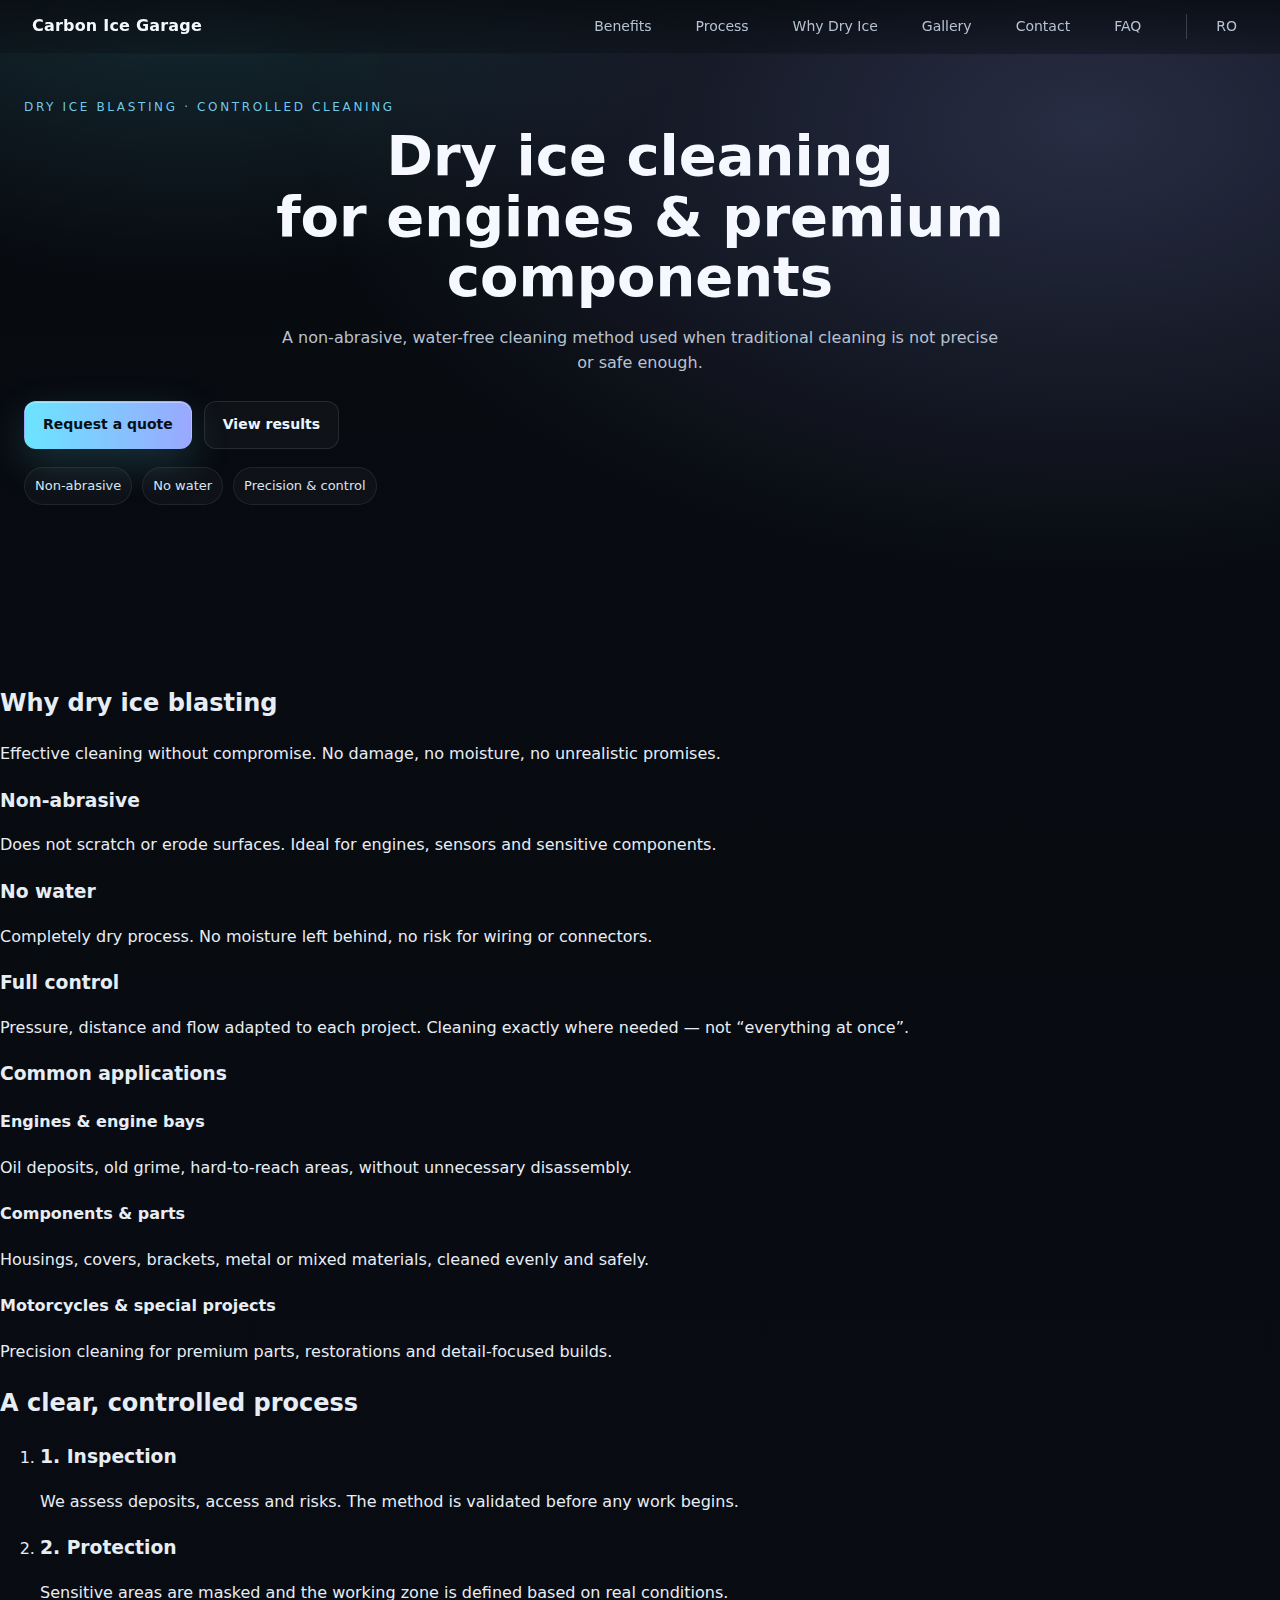
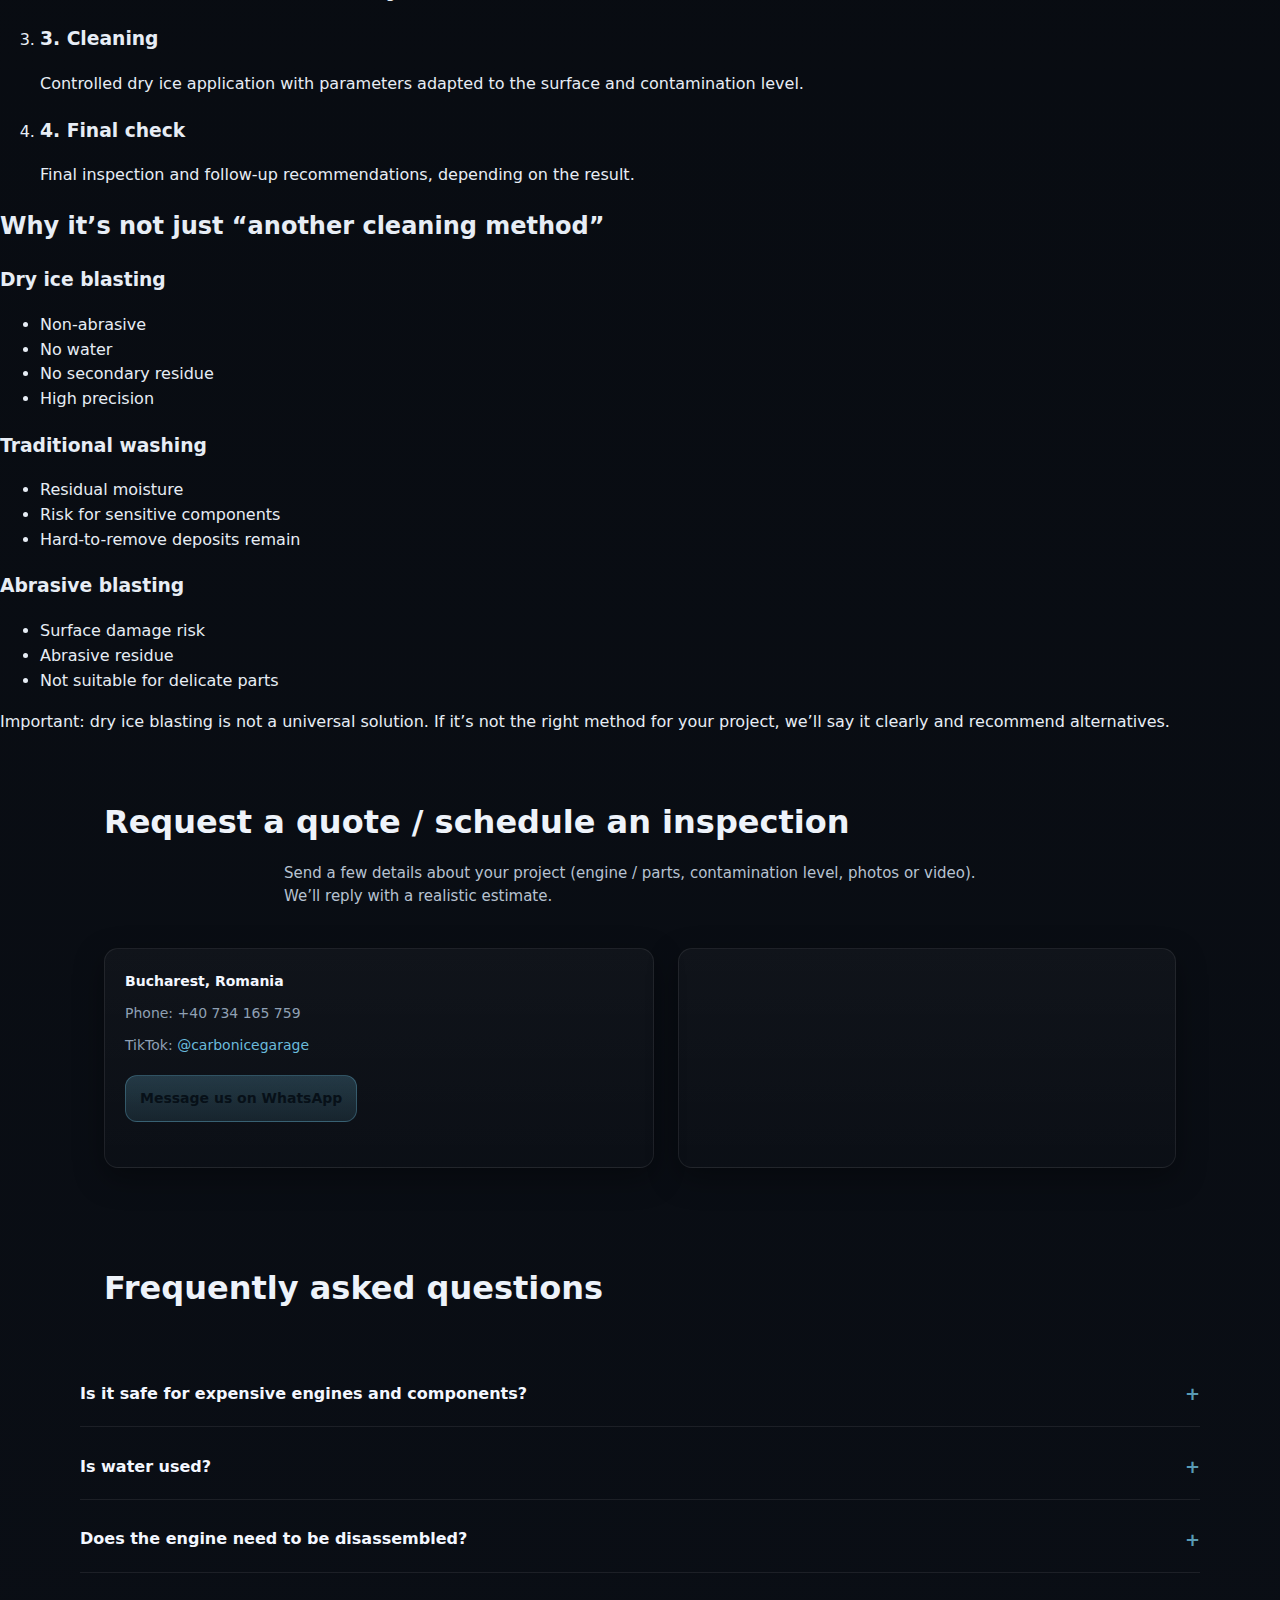
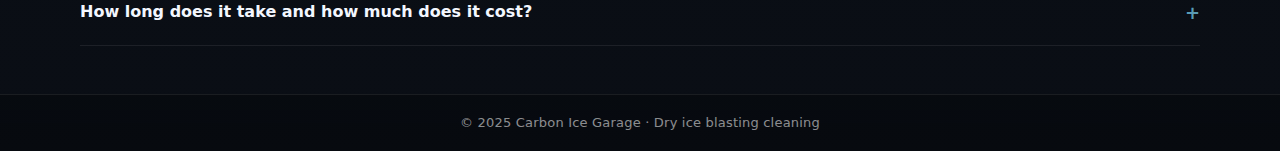
<file: en/index.html>
<!DOCTYPE html>
<html lang="en">
<head>
  <meta charset="UTF-8" />
  <meta name="viewport" content="width=device-width, initial-scale=1.0" />
  <title>Carbon Ice Garage – Dry Ice Blasting Cleaning</title>
  <meta name="description" content="Professional dry ice blasting for engines, components and premium projects. Non-abrasive, no water, no residue. Controlled and precise cleaning." />
  <link rel="stylesheet" href="../assets/css/main.css" />
</head>

<body>

<header>
  <nav>
    <div class="brand">
      <span>Carbon Ice Garage</span>
    </div>
    <ul>
      <li><a href="#benefits">Benefits</a></li>
      <li><a href="#process">Process</a></li>
      <li><a href="#differences">Why Dry Ice</a></li>
      <li><a href="https://www.tiktok.com/@carbonicegarage" target="_blank" rel="noopener">Gallery</a></li>
      <li><a href="#contact">Contact</a></li>
      <li><a href="#faq">FAQ</a></li>
      <li><a href="../index.html">RO</a></li>
    </ul>
  </nav>
</header>

<main>

  <!-- HERO -->
  <section id="hero">
    <p class="eyebrow">DRY ICE BLASTING · CONTROLLED CLEANING</p>
    <h1>Dry ice cleaning<br>for engines & premium components</h1>
    <p class="subtitle">
      A non-abrasive, water-free cleaning method used when traditional
      cleaning is not precise or safe enough.
    </p>

    <div class="cta-group">
      <a href="#contact" class="btn-primary">Request a quote</a>
      <a href="https://www.tiktok.com/@carbonicegarage" target="_blank" rel="noopener" class="btn-secondary">
        View results
      </a>
    </div>

    <ul class="proof-chips">
      <li>Non-abrasive</li>
      <li>No water</li>
      <li>Precision & control</li>
    </ul>
  </section>

  <!-- BENEFITS + APPLICATIONS -->
  <section id="benefits">
    <h2>Why dry ice blasting</h2>
    <p class="section-intro">
      Effective cleaning without compromise. No damage, no moisture,
      no unrealistic promises.
    </p>

    <div class="benefit-cards">
      <article>
        <h3>Non-abrasive</h3>
        <p>
          Does not scratch or erode surfaces.
          Ideal for engines, sensors and sensitive components.
        </p>
      </article>

      <article>
        <h3>No water</h3>
        <p>
          Completely dry process. No moisture left behind,
          no risk for wiring or connectors.
        </p>
      </article>

      <article>
        <h3>Full control</h3>
        <p>
          Pressure, distance and flow adapted to each project.
          Cleaning exactly where needed — not “everything at once”.
        </p>
      </article>
    </div>

    <h3>Common applications</h3>
    <div class="applications">
      <article>
        <h4>Engines & engine bays</h4>
        <p>
          Oil deposits, old grime, hard-to-reach areas,
          without unnecessary disassembly.
        </p>
      </article>

      <article>
        <h4>Components & parts</h4>
        <p>
          Housings, covers, brackets, metal or mixed materials,
          cleaned evenly and safely.
        </p>
      </article>

      <article>
        <h4>Motorcycles & special projects</h4>
        <p>
          Precision cleaning for premium parts,
          restorations and detail-focused builds.
        </p>
      </article>
    </div>
  </section>

  <!-- PROCESS -->
  <section id="process">
    <h2>A clear, controlled process</h2>

    <ol class="process-steps">
      <li>
        <h3>1. Inspection</h3>
        <p>
          We assess deposits, access and risks.
          The method is validated before any work begins.
        </p>
      </li>

      <li>
        <h3>2. Protection</h3>
        <p>
          Sensitive areas are masked and the working zone
          is defined based on real conditions.
        </p>
      </li>

      <li>
        <h3>3. Cleaning</h3>
        <p>
          Controlled dry ice application with parameters
          adapted to the surface and contamination level.
        </p>
      </li>

      <li>
        <h3>4. Final check</h3>
        <p>
          Final inspection and follow-up recommendations,
          depending on the result.
        </p>
      </li>
    </ol>
  </section>

  <!-- DIFFERENCES -->
  <section id="differences">
    <h2>Why it’s not just “another cleaning method”</h2>

    <div class="comparison">
      <article>
        <h3>Dry ice blasting</h3>
        <ul>
          <li>Non-abrasive</li>
          <li>No water</li>
          <li>No secondary residue</li>
          <li>High precision</li>
        </ul>
      </article>

      <article>
        <h3>Traditional washing</h3>
        <ul>
          <li>Residual moisture</li>
          <li>Risk for sensitive components</li>
          <li>Hard-to-remove deposits remain</li>
        </ul>
      </article>

      <article>
        <h3>Abrasive blasting</h3>
        <ul>
          <li>Surface damage risk</li>
          <li>Abrasive residue</li>
          <li>Not suitable for delicate parts</li>
        </ul>
      </article>
    </div>

    <p class="important-note">
      Important: dry ice blasting is not a universal solution.
      If it’s not the right method for your project, we’ll say it
      clearly and recommend alternatives.
    </p>
  </section>

  <!-- CONTACT -->
  <section id="contact">
    <h2>Request a quote / schedule an inspection</h2>
    <p>
      Send a few details about your project (engine / parts,
      contamination level, photos or video). We’ll reply with
      a realistic estimate.
    </p>

    <div class="contact-grid">
      <div class="contact-details">
        <p><strong>Bucharest, Romania</strong></p>
        <p>Phone: +40 734 165 759</p>
        <p>
          TikTok:
          <a href="https://www.tiktok.com/@carbonicegarage" target="_blank" rel="noopener">
            @carbonicegarage
          </a>
        </p>
        <p>
          <a href="https://wa.me/40734165759" target="_blank" rel="noopener">
            Message us on WhatsApp
          </a>
        </p>
      </div>

      <div class="contact-map">
        <!-- Google Maps iframe will be embedded here -->
      </div>
    </div>
  </section>

  <!-- FAQ -->
  <section id="faq">
    <h2>Frequently asked questions</h2>

    <details>
      <summary>Is it safe for expensive engines and components?</summary>
      <p>
        Yes — when applied correctly with proper parameters.
        Each project is inspected before work begins.
      </p>
    </details>

    <details>
      <summary>Is water used?</summary>
      <p>
        No. The process is completely dry.
      </p>
    </details>

    <details>
      <summary>Does the engine need to be disassembled?</summary>
      <p>
        Usually not. Disassembly is only done if required
        for access or safety.
      </p>
    </details>

    <details>
      <summary>How long does it take and how much does it cost?</summary>
      <p>
        It depends on the project complexity.
        After inspection, we provide a clear estimate.
      </p>
    </details>
  </section>

</main>

<footer>
  <p>© 2025 Carbon Ice Garage · Dry ice blasting cleaning</p>
</footer>

<!-- FLOATING WHATSAPP BUTTON -->
<a
  href="https://wa.me/40734165759"
  class="whatsapp-float"
  target="_blank"
  rel="noopener"
  aria-label="Chat on WhatsApp"
>
  WhatsApp
</a>

</body>
</html>
</file>
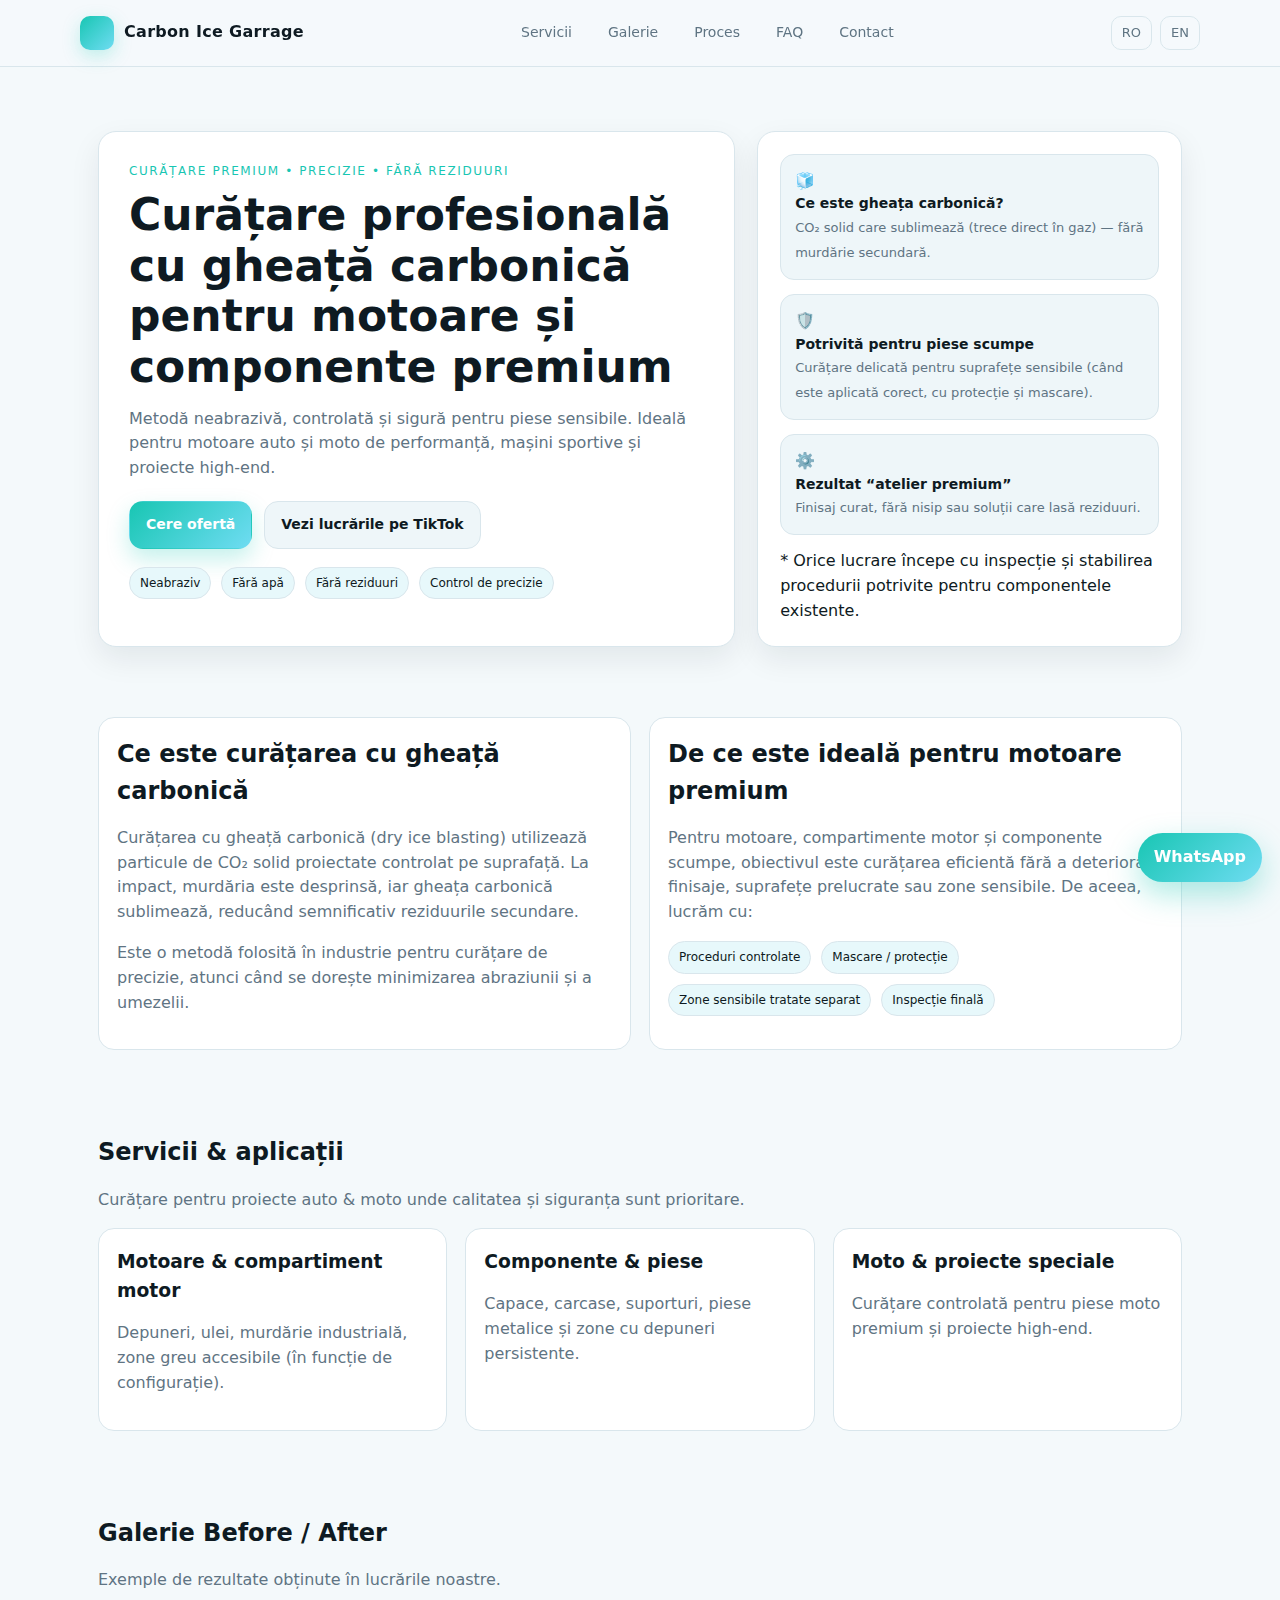
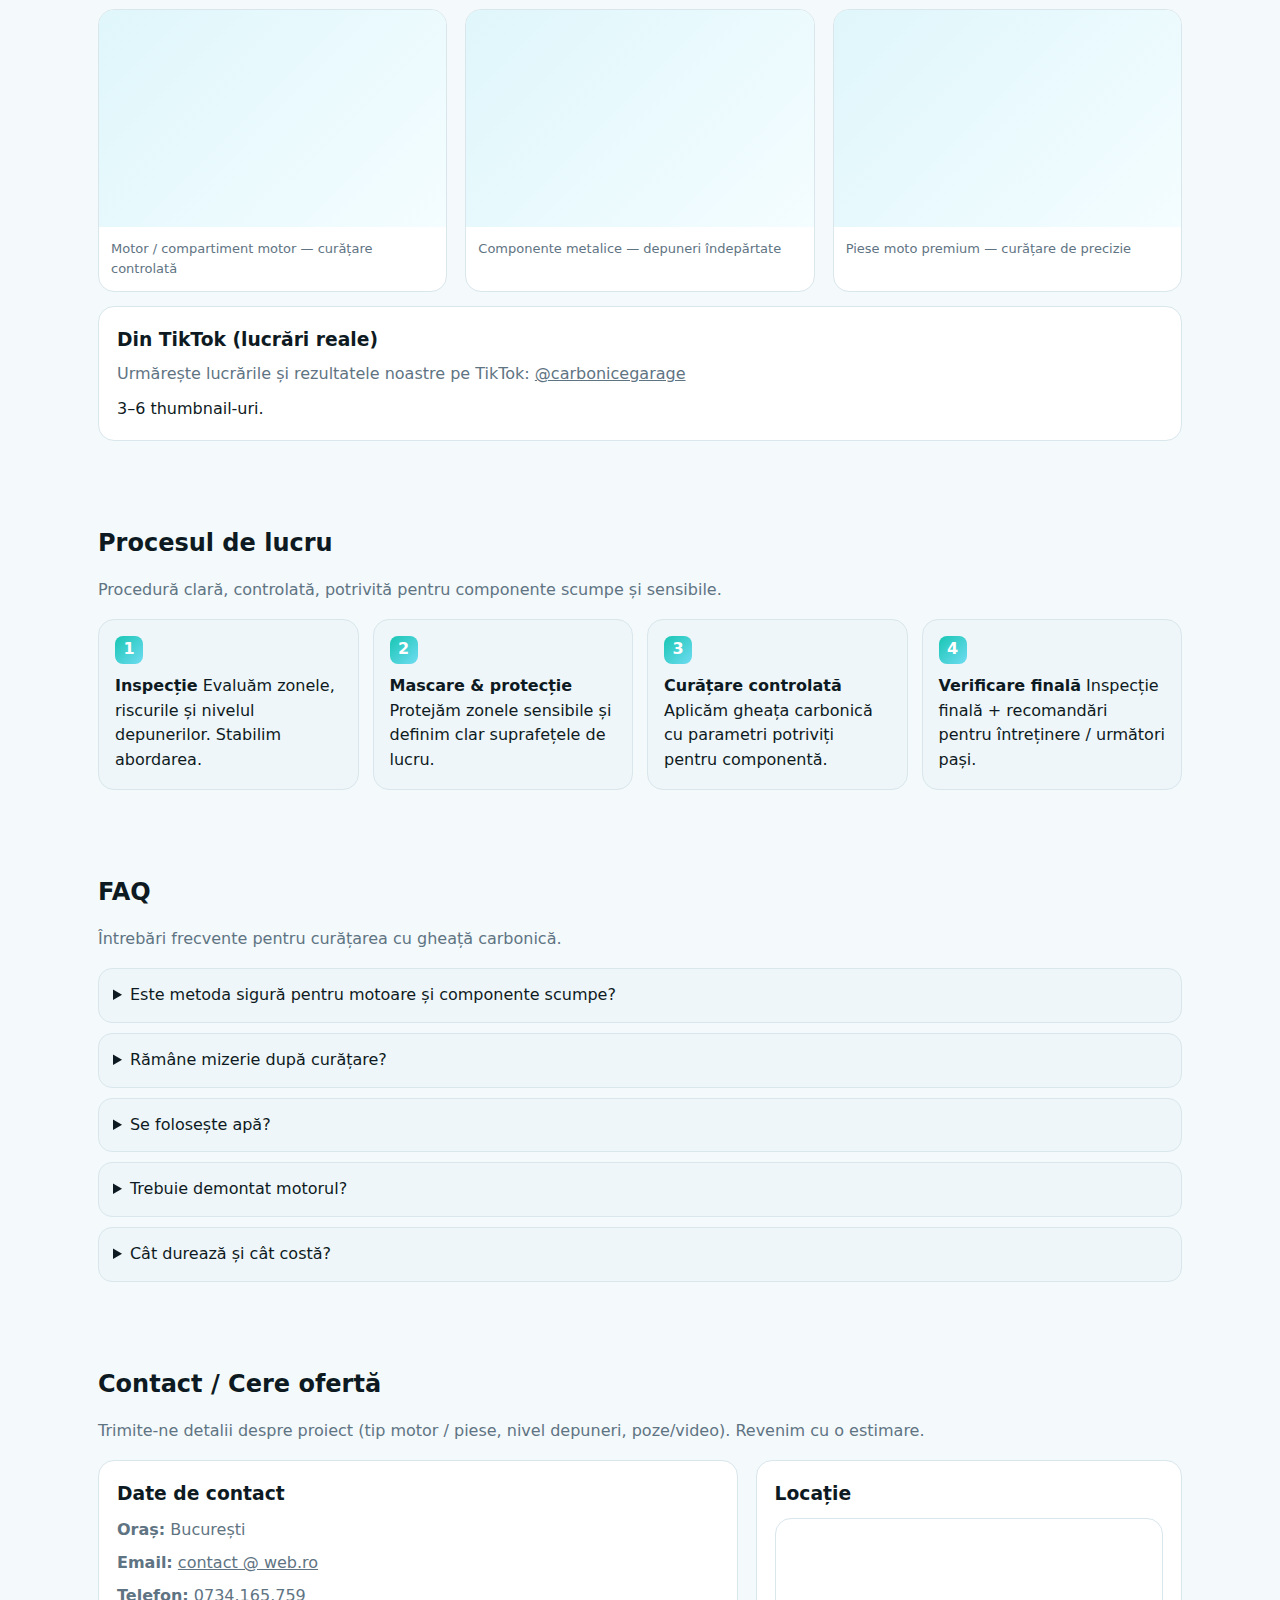
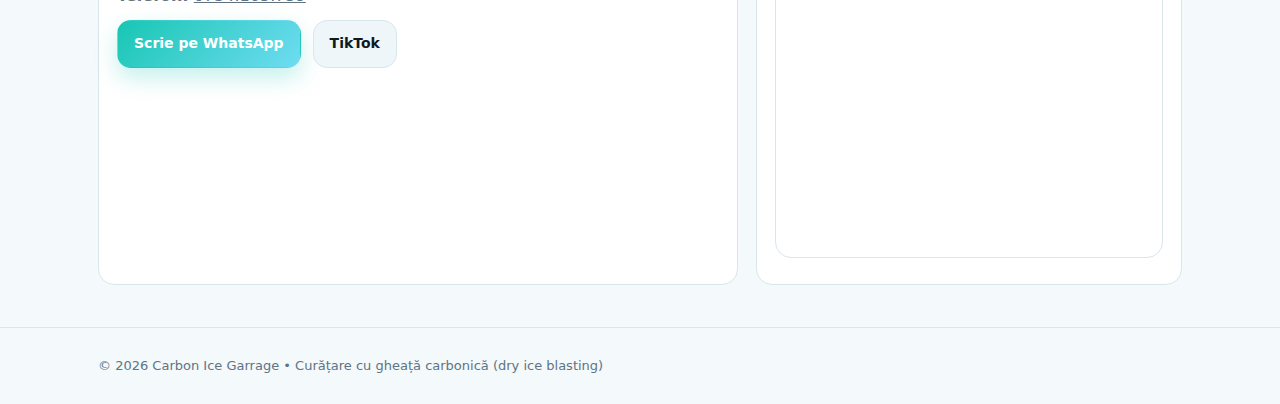
<file: legacy/index.html>
<!doctype html>
<html lang="ro">
<head>
  <meta charset="utf-8" />
  <meta name="viewport" content="width=device-width,initial-scale=1" />

  <title>Curățare cu gheață carbonică pentru motoare | Carbon Ice Garrage</title>
  <meta name="description" content="Curățare profesională cu gheață carbonică pentru motoare și componente auto & moto premium. Metodă neabrazivă, fără reziduuri, controlată și sigură." />

  <!-- Open Graph (optional but recommended) -->
  <meta property="og:title" content="Curățare cu gheață carbonică | Carbon Ice Garrage" />
  <meta property="og:description" content="Curățare neabrazivă, fără reziduuri, pentru motoare și componente premium." />
  <meta property="og:type" content="website" />

  <link rel="stylesheet" href="style.css" />
</head>

<body>
  <!-- Sticky top bar -->
  <header class="topbar">
    <div class="container topbar-inner">
      <a class="brand" href="#top">
        <div class="logo" aria-hidden="true"></div>
        <span>Carbon Ice Garrage</span>
      </a>

      <nav class="nav" aria-label="Navigație">
        <a href="#servicii">Servicii</a>
        <a href="#galerie">Galerie</a>
        <a href="#proces">Proces</a>
        <a href="#faq">FAQ</a>
        <a href="#contact">Contact</a>
      </nav>

      <div class="lang" aria-label="Limba">
        <a href="index.html" aria-current="page">RO</a>
        <a href="en.html">EN</a>
      </div>
    </div>
  </header>

  <!-- Hero -->
  <main id="top" class="hero">
    <div class="container hero-grid">
      <section class="card hero-main" aria-label="Prezentare">
        <p class="kicker">Curățare premium • Precizie • Fără reziduuri</p>
        <h1>Curățare profesională cu gheață carbonică pentru motoare și componente premium</h1>
        <p class="sub">
          Metodă neabrazivă, controlată și sigură pentru piese sensibile.
          Ideală pentru motoare auto și moto de performanță, mașini sportive și proiecte high-end.
        </p>

        <div class="cta-row">
          <a class="btn btn-primary" href="#contact">Cere ofertă</a>
          <a class="btn btn-ghost" href="https://www.tiktok.com/@carbonicegarage" target="_blank" rel="noopener">Vezi lucrările pe TikTok</a>
        </div>

        <div class="badges" aria-label="Beneficii cheie">
          <div class="badge">Neabraziv</div>
          <div class="badge">Fără apă</div>
          <div class="badge">Fără reziduuri</div>
          <div class="badge">Control de precizie</div>
        </div>
      </section>

      <aside class="card hero-side" aria-label="De ce funcționează">
        <div class="pill">
          <div aria-hidden="true">🧊</div>
          <div>
            <strong>Ce este gheața carbonică?</strong>
            <span>CO₂ solid care sublimează (trece direct în gaz) — fără murdărie secundară.</span>
          </div>
        </div>

        <div class="pill">
          <div aria-hidden="true">🛡️</div>
          <div>
            <strong>Potrivită pentru piese scumpe</strong>
            <span>Curățare delicată pentru suprafețe sensibile (când este aplicată corect, cu protecție și mascare).</span>
          </div>
        </div>

        <div class="pill">
          <div aria-hidden="true">⚙️</div>
          <div>
            <strong>Rezultat “atelier premium”</strong>
            <span>Finisaj curat, fără nisip sau soluții care lasă reziduuri.</span>
          </div>
        </div>

        <div class="small-muted">
          * Orice lucrare începe cu inspecție și stabilirea procedurii potrivite pentru componentele existente.
        </div>
      </aside>
    </div>
  </main>

  <!-- What is -->
  <section class="section">
    <div class="container grid-2">
      <div class="panel">
        <h2>Ce este curățarea cu gheață carbonică</h2>
        <p>
          Curățarea cu gheață carbonică (dry ice blasting) utilizează particule de CO₂ solid proiectate controlat pe suprafață.
          La impact, murdăria este desprinsă, iar gheața carbonică sublimează, reducând semnificativ reziduurile secundare.
        </p>
        <p>
          Este o metodă folosită în industrie pentru curățare de precizie, atunci când se dorește minimizarea abraziunii și a umezelii.
        </p>
      </div>

      <div class="panel">
        <h2>De ce este ideală pentru motoare premium</h2>
        <p>
          Pentru motoare, compartimente motor și componente scumpe, obiectivul este curățarea eficientă fără a deteriora finisaje,
          suprafețe prelucrate sau zone sensibile. De aceea, lucrăm cu:
        </p>
        <div class="badges">
          <div class="badge">Proceduri controlate</div>
          <div class="badge">Mascare / protecție</div>
          <div class="badge">Zone sensibile tratate separat</div>
          <div class="badge">Inspecție finală</div>
        </div>
      </div>
    </div>
  </section>

  <!-- Services -->
  <section id="servicii" class="section">
    <div class="container">
      <h2>Servicii & aplicații</h2>
      <p>Curățare pentru proiecte auto & moto unde calitatea și siguranța sunt prioritare.</p>

      <div class="grid-3" style="margin-top:14px;">
        <div class="panel">
          <h3 style="margin:0 0 6px;">Motoare & compartiment motor</h3>
          <p>Depuneri, ulei, murdărie industrială, zone greu accesibile (în funcție de configurație).</p>
        </div>
        <div class="panel">
          <h3 style="margin:0 0 6px;">Componente & piese</h3>
          <p>Capace, carcase, suporturi, piese metalice și zone cu depuneri persistente.</p>
        </div>
        <div class="panel">
          <h3 style="margin:0 0 6px;">Moto & proiecte speciale</h3>
          <p>Curățare controlată pentru piese moto premium și proiecte high-end.</p>
        </div>
      </div>
    </div>
  </section>

  <!-- Gallery -->
  <section id="galerie" class="section">
    <div class="container">
      <h2>Galerie Before / After</h2>
      <p>Exemple de rezultate obținute în lucrările noastre.</p>

      <div class="gallery" style="margin-top:14px;">
        <div class="thumb">
          <div class="ph" aria-hidden="true"></div>
          <div class="cap">Motor / compartiment motor — curățare controlată</div>
        </div>
        <div class="thumb">
          <div class="ph" aria-hidden="true"></div>
          <div class="cap">Componente metalice — depuneri îndepărtate</div>
        </div>
        <div class="thumb">
          <div class="ph" aria-hidden="true"></div>
          <div class="cap">Piese moto premium — curățare de precizie</div>
        </div>
      </div>

      <div class="panel" style="margin-top:14px;">
        <h3 style="margin:0 0 8px;">Din TikTok (lucrări reale)</h3>
        <p style="margin:0 0 10px;">
          Urmărește lucrările și rezultatele noastre pe TikTok:
          <a href="https://www.tiktok.com/@carbonicegarage" target="_blank" rel="noopener">@carbonicegarage</a>
        </p>
        <div class="small-muted">
          3–6 thumbnail-uri.
        </div>
      </div>
    </div>
  </section>

  <!-- Process -->
  <section id="proces" class="section">
    <div class="container">
      <h2>Procesul de lucru</h2>
      <p>Procedură clară, controlată, potrivită pentru componente scumpe și sensibile.</p>

      <div class="steps" style="margin-top:14px;">
        <div class="step">
          <div class="n">1</div>
          <strong>Inspecție</strong>
          <span>Evaluăm zonele, riscurile și nivelul depunerilor. Stabilim abordarea.</span>
        </div>
        <div class="step">
          <div class="n">2</div>
          <strong>Mascare & protecție</strong>
          <span>Protejăm zonele sensibile și definim clar suprafețele de lucru.</span>
        </div>
        <div class="step">
          <div class="n">3</div>
          <strong>Curățare controlată</strong>
          <span>Aplicăm gheața carbonică cu parametri potriviți pentru componentă.</span>
        </div>
        <div class="step">
          <div class="n">4</div>
          <strong>Verificare finală</strong>
          <span>Inspecție finală + recomandări pentru întreținere / următori pași.</span>
        </div>
      </div>
    </div>
  </section>

  <!-- FAQ -->
  <section id="faq" class="section">
    <div class="container">
      <h2>FAQ</h2>
      <p>Întrebări frecvente pentru curățarea cu gheață carbonică.</p>

      <div class="faq" style="margin-top:14px;">
        <details>
          <summary>Este metoda sigură pentru motoare și componente scumpe?</summary>
          <p>
            Da, atunci când este aplicată corect: cu inspecție, mascare/protecție și parametri potriviți.
            Nu există o soluție universală — evaluarea inițială decide procedura.
          </p>
        </details>

        <details>
          <summary>Rămâne mizerie după curățare?</summary>
          <p>
            Un avantaj major este că gheața carbonică sublimează (nu lasă “nisip”).
            Reziduurile sunt în principal depunerile desprinse, care se colectează în timpul lucrării.
          </p>
        </details>

        <details>
          <summary>Se folosește apă?</summary>
          <p>
            Nu. Procesul nu este spălare cu apă. Acest lucru este util mai ales când se urmărește minimizarea umezelii în zonele sensibile.
          </p>
        </details>

        <details>
          <summary>Trebuie demontat motorul?</summary>
          <p>
            Nu neapărat. Depinde de acces, de tipul depunerilor și de nivelul de detaliu dorit.
            În multe cazuri, se poate lucra fără demontare completă, dar decizia se ia după inspecție.
          </p>
        </details>

        <details>
          <summary>Cât durează și cât costă?</summary>
          <p>
            Durata și costul depind de suprafață, acces, nivelul depunerilor și cerințele de protecție.
            Trimite 2–3 poze / un video și îți oferim o estimare realistă.
          </p>
        </details>
      </div>
    </div>
  </section>

  <!-- Contact -->
  <section id="contact" class="section">
    <div class="container">
      <h2>Contact / Cere ofertă</h2>
      <p>Trimite-ne detalii despre proiect (tip motor / piese, nivel depuneri, poze/video). Revenim cu o estimare.</p>

      <div class="contact-grid" style="margin-top:14px;">
        <div class="panel">
          <h3 style="margin:0 0 10px;">Date de contact</h3>
          <p style="margin:0 0 8px;"><strong>Oraș:</strong> București</p>
          <p style="margin:0 0 8px;"><strong>Email:</strong> <a href="mailto:contact@web.ro">contact @ web.ro</a></p>
          <p style="margin:0 0 8px;"><strong>Telefon:</strong> <a href="tel:+40734165759">0734.165.759</a></p>

          <div class="cta-row" style="margin-top:12px;">
            <a class="btn btn-primary" href="https://wa.me/40734165759?text=Salut!%20Vreau%20o%20ofert%C4%83%20pentru%20cur%C4%83%C8%9Bare%20cu%20ghea%C8%9B%C4%83%20carbonic%C4%83.%20Ata%C8%99ez%20poze%20%C8%99i%20detalii." target="_blank" rel="noopener">
              Scrie pe WhatsApp
            </a>
            <a class="btn btn-ghost" href="https://www.tiktok.com/@carbonicegarage" target="_blank" rel="noopener">TikTok</a>
          </div>
        </div>

        <div class="panel map-wrap">
          <h3 style="margin:0 0 10px;">Locație</h3>
          <iframe
            src="https://www.google.com/maps/embed?pb=!1m18!1m12!1m3!1d1425.1409445404167!2d26.122356863444065!3d44.40686099296682!2m3!1f0!2f0!3f0!3m2!1i1024!2i768!4f13.1!3m3!1m2!1s0x40b1fef709a20ce5%3A0x7a809765e84a3b2b!2sAmanet%20Auto%20Andy%20Popescu!5e0!3m2!1sen!2sro!4v1766094596598!5m2!1sen!2sro"
            loading="lazy"
            referrerpolicy="no-referrer-when-downgrade"
            title="Harta locației Carbon Ice Garrage"
          ></iframe>
        </div>
      </div>
    </div>
  </section>

  <footer class="footer">
    <div class="container">
      © <span id="y">2026</span> Carbon Ice Garrage • Curățare cu gheață carbonică (dry ice blasting)
    </div>
  </footer>

  <!-- WhatsApp floating button -->
  <a class="whatsapp-float"
     href="https://wa.me/PHONE_E164_WITHOUT_PLUS?text=Salut!%20Vreau%20o%20ofert%C4%83%20pentru%20cur%C4%83%C8%9Bare%20cu%20ghea%C8%9B%C4%83%20carbonic%C4%83."
     target="_blank" rel="noopener"
     aria-label="Deschide WhatsApp">
    <span>WhatsApp</span>
  </a>

  <script>
    // Update year (small, safe JS)
    document.getElementById("y").textContent = new Date().getFullYear();
  </script>
</body>
</html>
</file>
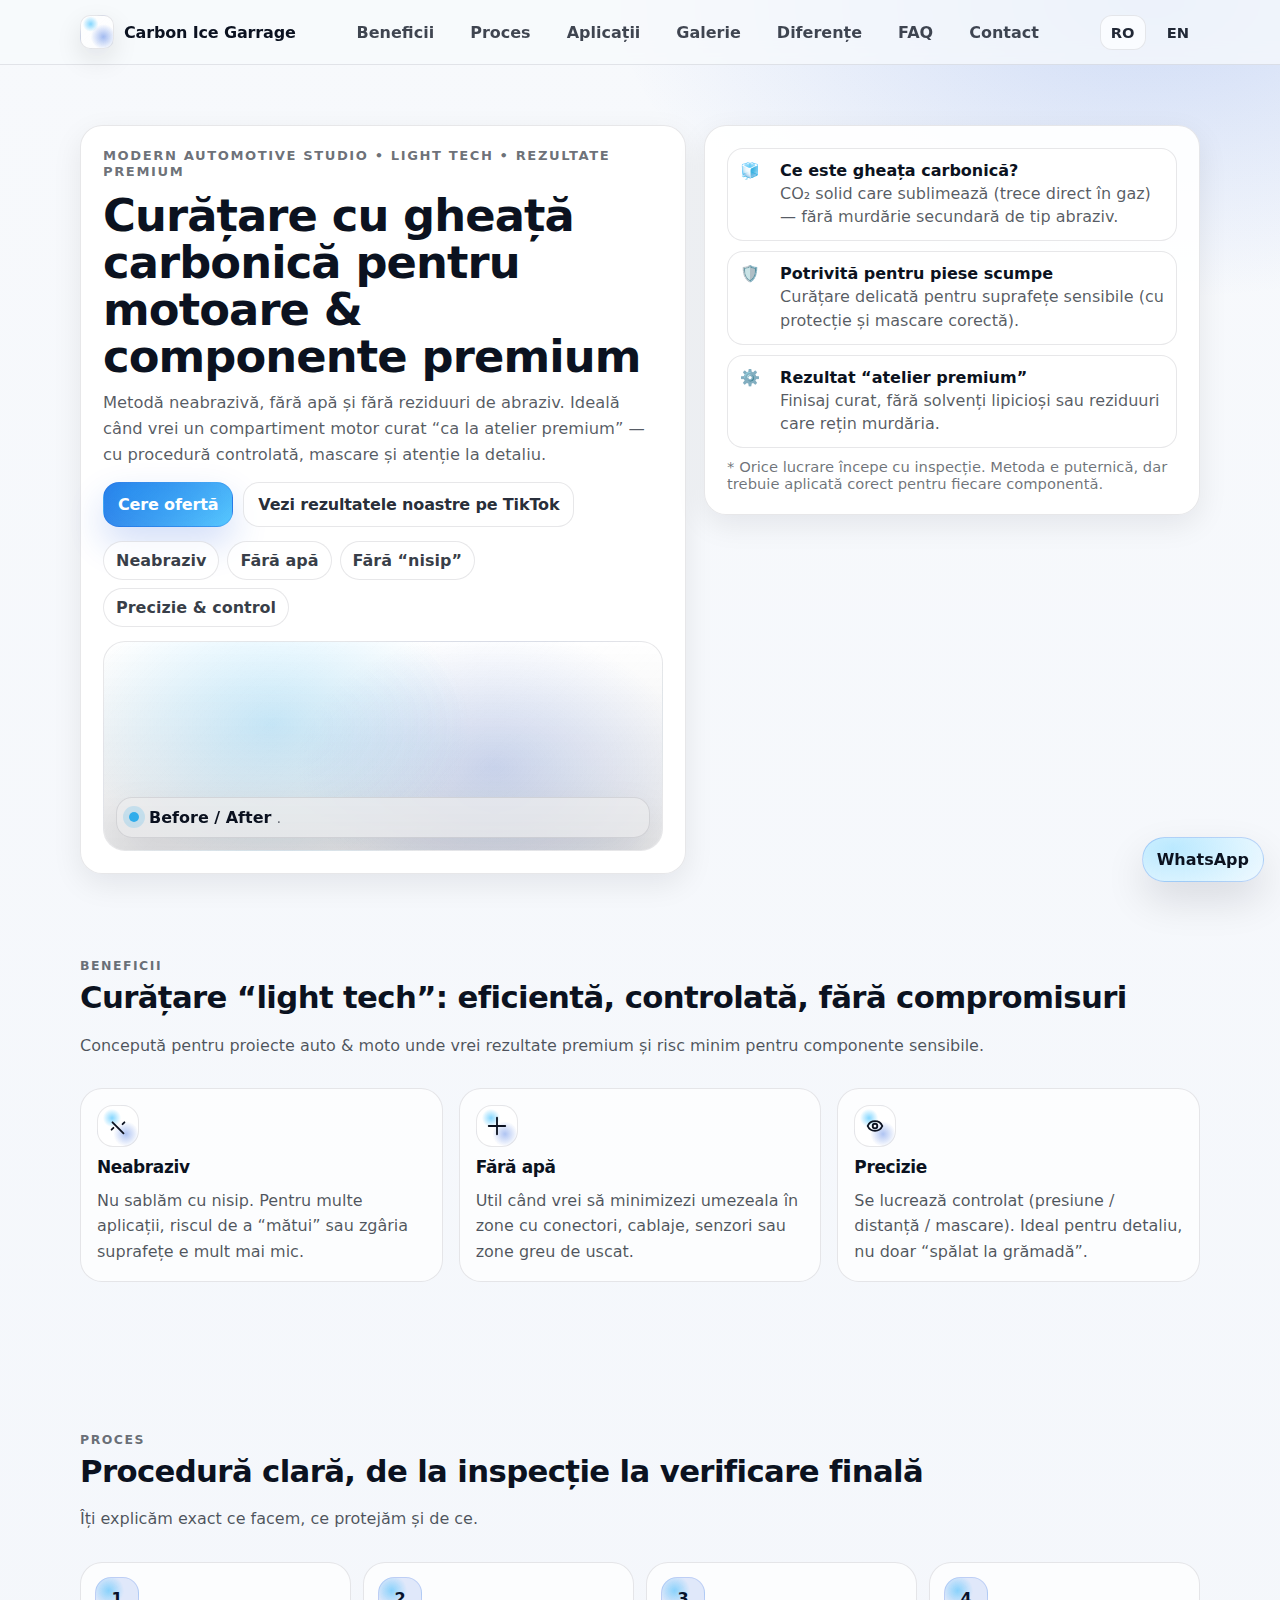
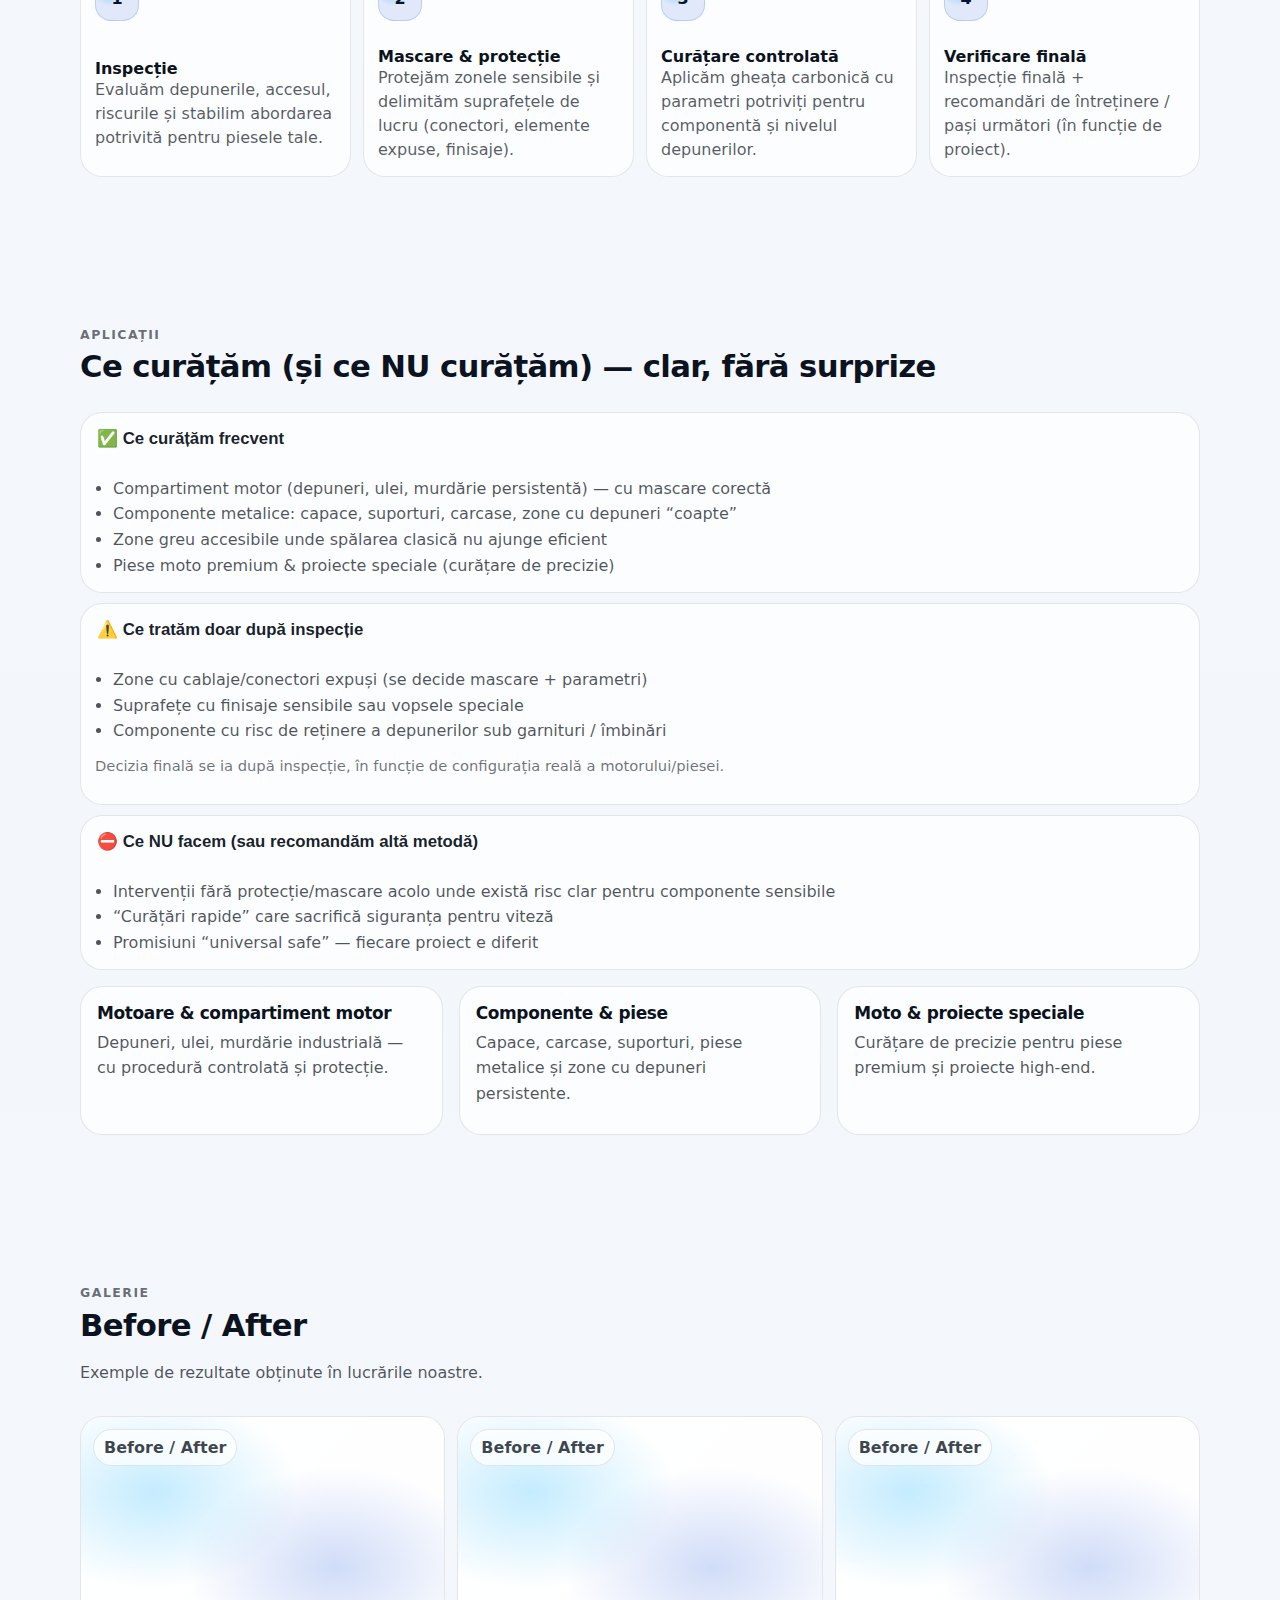
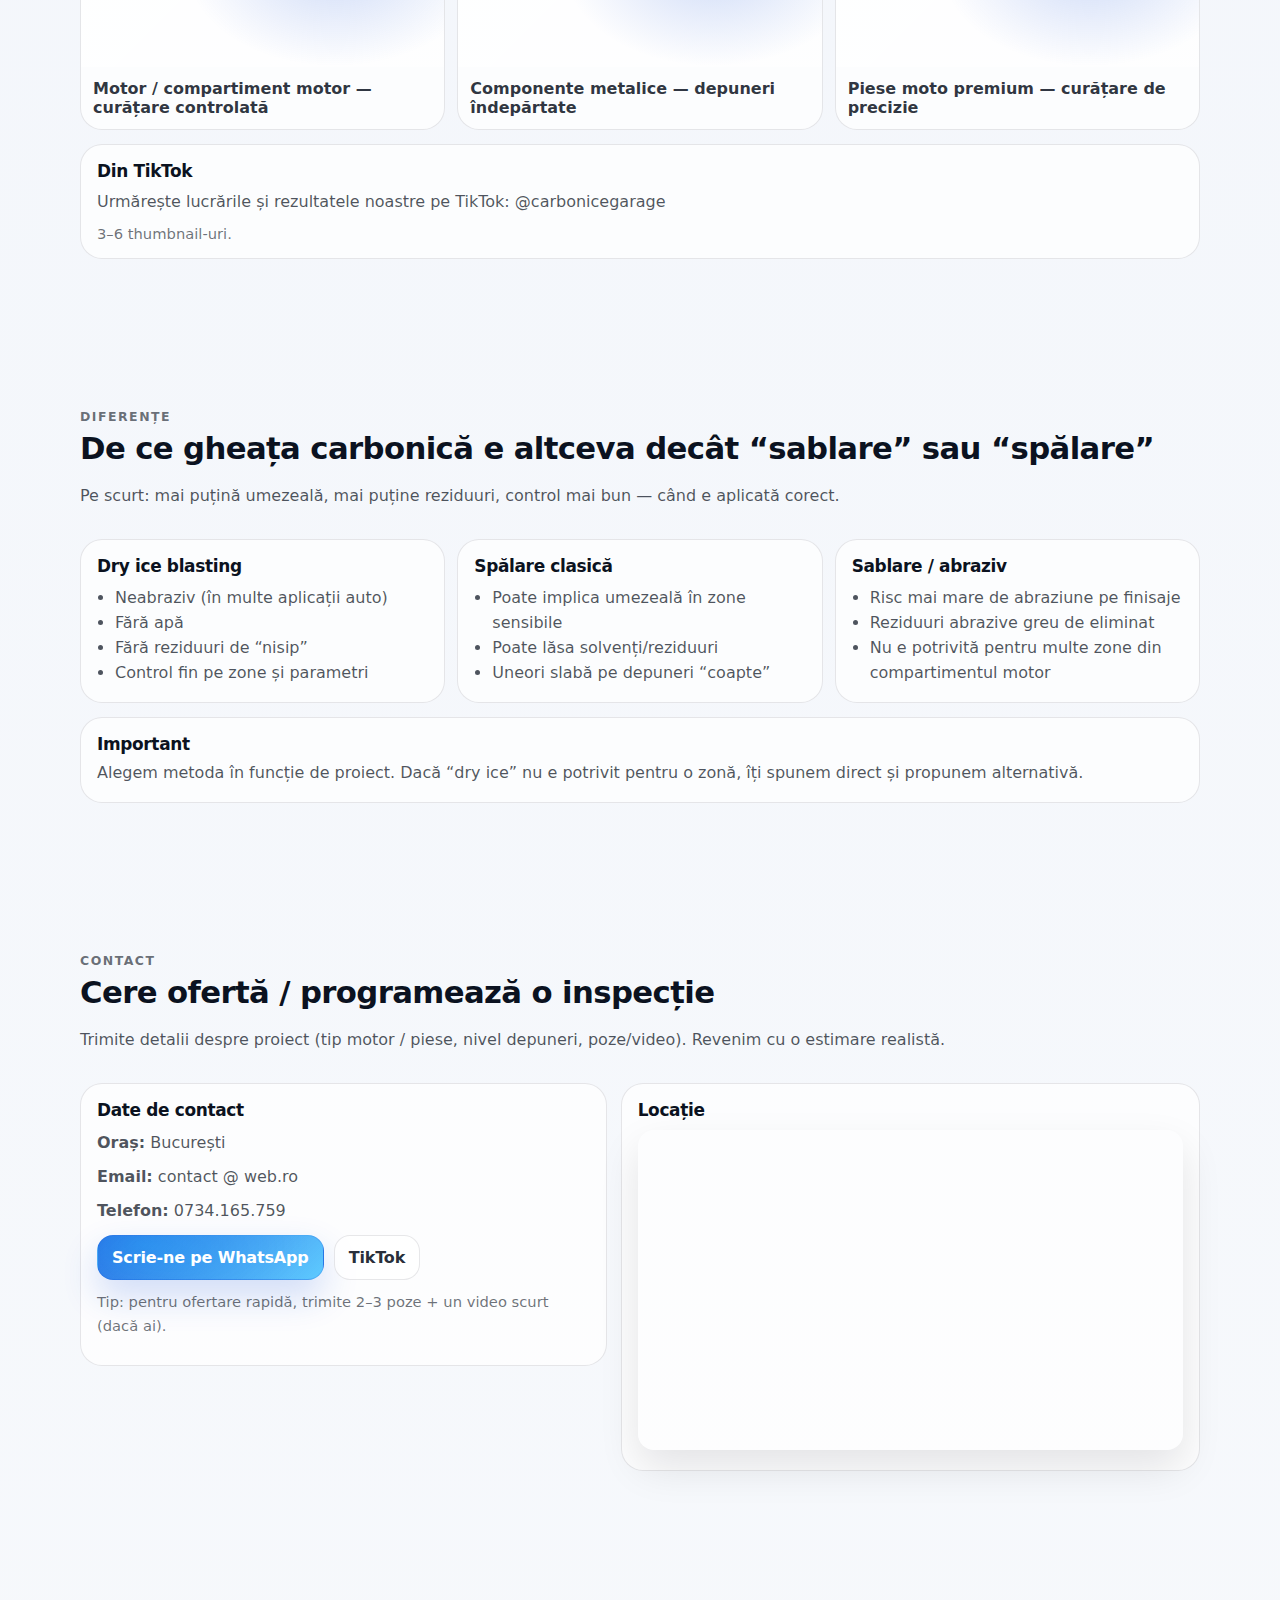
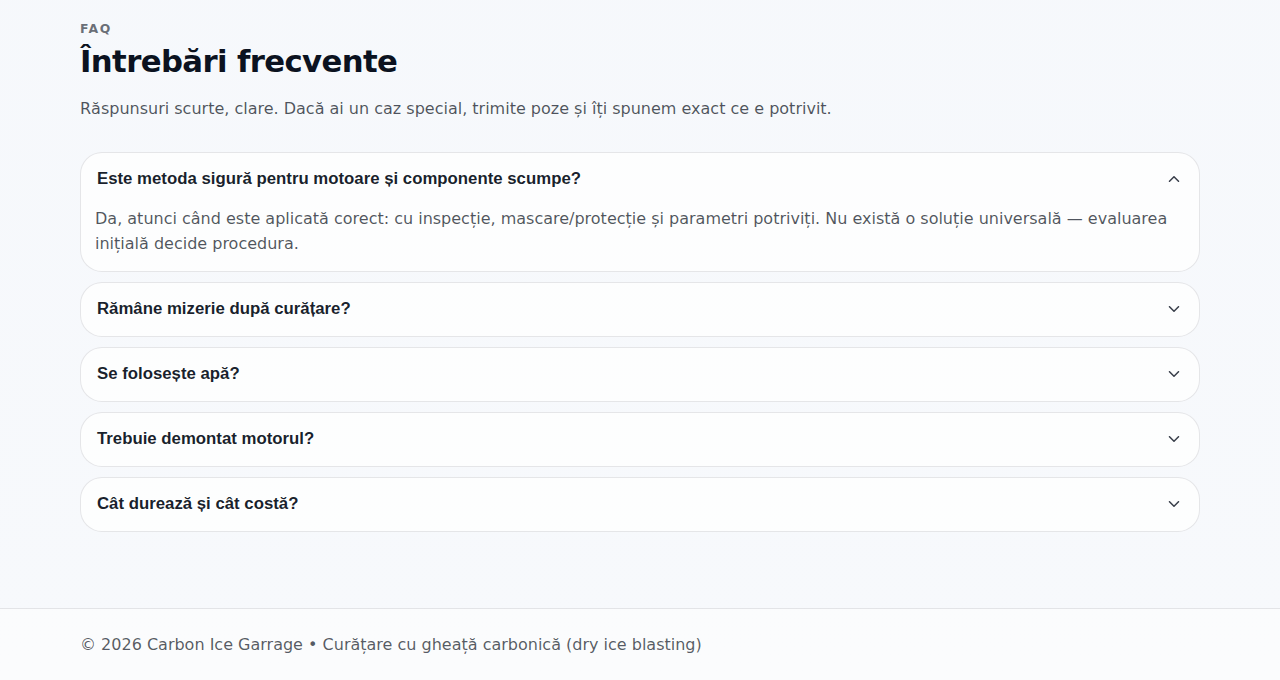
<file: legacy2/index.html>
<!doctype html>
<html lang="ro">
<head>
  <meta charset="utf-8" />
  <meta name="viewport" content="width=device-width,initial-scale=1" />

  <title>Curățare cu gheață carbonică pentru motoare | Carbon Ice Garrage</title>
  <meta name="description" content="Curățare profesională cu gheață carbonică pentru motoare și componente auto & moto premium. Metodă neabrazivă, fără reziduuri, controlată și sigură." />

  <meta property="og:title" content="Curățare cu gheață carbonică | Carbon Ice Garrage" />
  <meta property="og:description" content="Curățare neabrazivă, fără reziduuri, pentru motoare și componente premium." />
  <meta property="og:type" content="website" />

  <!-- Modular CSS (no frameworks) -->
  <link rel="stylesheet" href="base.css" />
  <link rel="stylesheet" href="layout.css" />
  <link rel="stylesheet" href="components.css" />
  <link rel="stylesheet" href="pages.css" />
</head>

<body>
  <!-- Sticky top bar -->
  <header class="topbar">
    <div class="container topbar-inner">
      <a class="brand" href="#hero" aria-label="Mergi la început">
        <div class="logo" aria-hidden="true"></div>
        <span>Carbon Ice Garrage</span>
      </a>

      <!-- Desktop nav (hash today, ready for multi-page tomorrow via data-route) -->
      <nav class="nav" aria-label="Navigație">
        <a href="#beneficii" data-route="/servicii">Beneficii</a>
        <a href="#proces" data-route="/tehnologie">Proces</a>
        <a href="#aplicatii" data-route="/servicii">Aplicații</a>
        <a href="#galerie" data-route="/galerie">Galerie</a>
        <a href="#diferente" data-route="/tehnologie">Diferențe</a>
        <a href="#faq" data-route="/faq">FAQ</a>
        <a href="#contact" data-route="/contact">Contact</a>
      </nav>

      <div class="lang" aria-label="Limba">
        <a href="index.html" aria-current="page">RO</a>
        <a href="en.html">EN</a>
      </div>

      <!-- Mobile menu button -->
      <button id="menuBtn" class="menu-btn" type="button" aria-label="Deschide meniul">
        <svg viewBox="0 0 24 24" fill="none" aria-hidden="true">
          <path d="M4 7h16M4 12h16M4 17h16" stroke="currentColor" stroke-width="2" stroke-linecap="round"/>
        </svg>
      </button>
    </div>
  </header>

  <!-- Mobile menu drawer -->
  <div id="mobileMenu" class="mobile-menu" aria-hidden="true" role="dialog" aria-label="Meniu">
    <div class="mobile-panel">
      <div class="row">
        <div class="brand" aria-hidden="true">
          <div class="logo"></div>
          <span>Carbon Ice Garrage</span>
        </div>
        <button id="closeMenuBtn" class="close-btn" type="button" aria-label="Închide meniul">
          <svg viewBox="0 0 24 24" fill="none" aria-hidden="true">
            <path d="M6 6l12 12M18 6L6 18" stroke="currentColor" stroke-width="2" stroke-linecap="round"/>
          </svg>
        </button>
      </div>

      <nav class="mobile-links" aria-label="Navigație (mobil)">
        <a href="#beneficii" data-route="/servicii">Beneficii</a>
        <a href="#proces" data-route="/tehnologie">Proces</a>
        <a href="#aplicatii" data-route="/servicii">Aplicații</a>
        <a href="#galerie" data-route="/galerie">Galerie</a>
        <a href="#diferente" data-route="/tehnologie">Diferențe</a>
        <a href="#faq" data-route="/faq">FAQ</a>
        <a href="#contact" data-route="/contact">Contact</a>
      </nav>
    </div>
  </div>

  <!-- ======================================================
       HERO
       ====================================================== -->
  <main id="hero" class="hero">
    <div class="container hero-grid">
      <section class="card hero-main" aria-label="Prezentare">
        <p class="kicker">Modern Automotive Studio • Light Tech • Rezultate premium</p>
        <h1>Curățare cu gheață carbonică pentru motoare & componente premium</h1>
        <p class="sub">
          Metodă neabrazivă, fără apă și fără reziduuri de abraziv. Ideală când vrei un compartiment motor curat “ca la atelier premium”
          — cu procedură controlată, mascare și atenție la detaliu.
        </p>

        <div class="cta-row">
          <a class="btn btn-primary" href="#contact" data-route="/contact">Cere ofertă</a>
          <a class="btn btn-ghost" href="https://www.tiktok.com/@carbonicegarage" target="_blank" rel="noopener">Vezi rezultatele noastre pe TikTok</a>
        </div>

        <div class="badges" aria-label="Beneficii cheie" style="margin-top:14px;">
          <div class="badge">Neabraziv</div>
          <div class="badge">Fără apă</div>
          <div class="badge">Fără “nisip”</div>
          <div class="badge">Precizie & control</div>
        </div>

        <div class="hero-media" aria-label="Placeholder galerie (poze reale pot fi adăugate ulterior)">
          <div class="media-label">
            <span class="dot" aria-hidden="true"></span>
            <div>
              <strong>Before / After</strong>
              <span class="small-muted">.</span>
            </div>
          </div>
        </div>
      </section>

      <aside class="card hero-side" aria-label="De ce funcționează">
        <div class="pill">
          <div aria-hidden="true">🧊</div>
          <div>
            <strong>Ce este gheața carbonică?</strong>
            <span>CO₂ solid care sublimează (trece direct în gaz) — fără murdărie secundară de tip abraziv.</span>
          </div>
        </div>

        <div class="pill">
          <div aria-hidden="true">🛡️</div>
          <div>
            <strong>Potrivită pentru piese scumpe</strong>
            <span>Curățare delicată pentru suprafețe sensibile (cu protecție și mascare corectă).</span>
          </div>
        </div>

        <div class="pill">
          <div aria-hidden="true">⚙️</div>
          <div>
            <strong>Rezultat “atelier premium”</strong>
            <span>Finisaj curat, fără solvenți lipicioși sau reziduuri care rețin murdăria.</span>
          </div>
        </div>

        <div class="small-muted">
          * Orice lucrare începe cu inspecție. Metoda e puternică, dar trebuie aplicată corect pentru fiecare componentă.
        </div>
      </aside>
    </div>
  </main>

  <!-- ======================================================
       BENEFICII
       ====================================================== -->
  <section id="beneficii" class="section">
    <div class="container">
      <div class="section-head">
        <div class="eyebrow">Beneficii</div>
        <h2>Curățare “light tech”: eficientă, controlată, fără compromisuri</h2>
        <p>Concepută pentru proiecte auto & moto unde vrei rezultate premium și risc minim pentru componente sensibile.</p>
      </div>

      <div class="grid-3">
        <div class="feature panel">
          <div class="icon" aria-hidden="true">
            <svg viewBox="0 0 24 24" fill="none">
              <path d="M7 14l-2 2m14-8l-2 2M6 8l12 12" stroke="currentColor" stroke-width="2" stroke-linecap="round"/>
            </svg>
          </div>
          <h3>Neabraziv</h3>
          <p>Nu sablăm cu nisip. Pentru multe aplicații, riscul de a “mătui” sau zgâria suprafețe e mult mai mic.</p>
        </div>

        <div class="feature panel">
          <div class="icon" aria-hidden="true">
            <svg viewBox="0 0 24 24" fill="none">
              <path d="M12 3v18M3 12h18" stroke="currentColor" stroke-width="2" stroke-linecap="round"/>
            </svg>
          </div>
          <h3>Fără apă</h3>
          <p>Util când vrei să minimizezi umezeala în zone cu conectori, cablaje, senzori sau zone greu de uscat.</p>
        </div>

        <div class="feature panel">
          <div class="icon" aria-hidden="true">
            <svg viewBox="0 0 24 24" fill="none">
              <path d="M4 12c3-7 13-7 16 0-3 7-13 7-16 0z" stroke="currentColor" stroke-width="2"/>
              <path d="M12 9.5a2.5 2.5 0 100 5 2.5 2.5 0 000-5z" stroke="currentColor" stroke-width="2"/>
            </svg>
          </div>
          <h3>Precizie</h3>
          <p>Se lucrează controlat (presiune / distanță / mascare). Ideal pentru detaliu, nu doar “spălat la grămadă”.</p>
        </div>
      </div>
    </div>
  </section>

  <!-- ======================================================
       PROCES
       ====================================================== -->
  <section id="proces" class="section">
    <div class="container">
      <div class="section-head">
        <div class="eyebrow">Proces</div>
        <h2>Procedură clară, de la inspecție la verificare finală</h2>
        <p>Îți explicăm exact ce facem, ce protejăm și de ce.</p>
      </div>

      <div class="steps">
        <div class="step">
          <div class="n">1</div>
          <div>
            <strong>Inspecție</strong>
            <span>Evaluăm depunerile, accesul, riscurile și stabilim abordarea potrivită pentru piesele tale.</span>
          </div>
        </div>
        <div class="step">
          <div class="n">2</div>
          <div>
            <strong>Mascare & protecție</strong>
            <span>Protejăm zonele sensibile și delimităm suprafețele de lucru (conectori, elemente expuse, finisaje).</span>
          </div>
        </div>
        <div class="step">
          <div class="n">3</div>
          <div>
            <strong>Curățare controlată</strong>
            <span>Aplicăm gheața carbonică cu parametri potriviți pentru componentă și nivelul depunerilor.</span>
          </div>
        </div>
        <div class="step">
          <div class="n">4</div>
          <div>
            <strong>Verificare finală</strong>
            <span>Inspecție finală + recomandări de întreținere / pași următori (în funcție de proiect).</span>
          </div>
        </div>
      </div>
    </div>
  </section>

  <!-- ======================================================
       APLICATII
       ====================================================== -->
  <section id="aplicatii" class="section">
    <div class="container">
      <div class="section-head">
        <div class="eyebrow">Aplicații</div>
        <h2>Ce curățăm (și ce NU curățăm) — clar, fără surprize</h2>
      </div>

      <div id="appsAccordion" class="accordion apps-accordion" aria-label="Aplicații (accordion)">
        <div class="acc-item" aria-expanded="true">
          <button class="acc-button" type="button">
            <span class="meta">✅ Ce curățăm frecvent</span>
            <svg class="chev" viewBox="0 0 24 24" fill="none" aria-hidden="true">
              <path d="M6 9l6 6 6-6" stroke="currentColor" stroke-width="2" stroke-linecap="round" stroke-linejoin="round"/>
            </svg>
          </button>
          <div class="acc-panel">
            <div class="acc-content">
              <ul>
                <li>Compartiment motor (depuneri, ulei, murdărie persistentă) — cu mascare corectă</li>
                <li>Componente metalice: capace, suporturi, carcase, zone cu depuneri “coapte”</li>
                <li>Zone greu accesibile unde spălarea clasică nu ajunge eficient</li>
                <li>Piese moto premium & proiecte speciale (curățare de precizie)</li>
              </ul>
            </div>
          </div>
        </div>

        <div class="acc-item" aria-expanded="false">
          <button class="acc-button" type="button">
            <span class="meta">⚠️ Ce tratăm doar după inspecție</span>
            <svg class="chev" viewBox="0 0 24 24" fill="none" aria-hidden="true">
              <path d="M6 9l6 6 6-6" stroke="currentColor" stroke-width="2" stroke-linecap="round" stroke-linejoin="round"/>
            </svg>
          </button>
          <div class="acc-panel">
            <div class="acc-content">
              <ul>
                <li>Zone cu cablaje/conectori expuși (se decide mascare + parametri)</li>
                <li>Suprafețe cu finisaje sensibile sau vopsele speciale</li>
                <li>Componente cu risc de reținere a depunerilor sub garnituri / îmbinări</li>
              </ul>
              <p class="small-muted" style="margin-top:10px;">Decizia finală se ia după inspecție, în funcție de configurația reală a motorului/piesei.</p>
            </div>
          </div>
        </div>

        <div class="acc-item" aria-expanded="false">
          <button class="acc-button" type="button">
            <span class="meta">⛔ Ce NU facem (sau recomandăm altă metodă)</span>
            <svg class="chev" viewBox="0 0 24 24" fill="none" aria-hidden="true">
              <path d="M6 9l6 6 6-6" stroke="currentColor" stroke-width="2" stroke-linecap="round" stroke-linejoin="round"/>
            </svg>
          </button>
          <div class="acc-panel">
            <div class="acc-content">
              <ul>
                <li>Intervenții fără protecție/mascare acolo unde există risc clar pentru componente sensibile</li>
                <li>“Curățări rapide” care sacrifică siguranța pentru viteză</li>
                <li>Promisiuni “universal safe” — fiecare proiect e diferit</li>
              </ul>
            </div>
          </div>
        </div>
      </div>

      <div class="grid-3" style="margin-top:16px;">
        <div class="panel">
          <h3 style="margin:0 0 6px;">Motoare & compartiment motor</h3>
          <p>Depuneri, ulei, murdărie industrială — cu procedură controlată și protecție.</p>
        </div>
        <div class="panel">
          <h3 style="margin:0 0 6px;">Componente & piese</h3>
          <p>Capace, carcase, suporturi, piese metalice și zone cu depuneri persistente.</p>
        </div>
        <div class="panel">
          <h3 style="margin:0 0 6px;">Moto & proiecte speciale</h3>
          <p>Curățare de precizie pentru piese premium și proiecte high-end.</p>
        </div>
      </div>
    </div>
  </section>

  <!-- ======================================================
       GALERIE
       ====================================================== -->
  <section id="galerie" class="section">
    <div class="container">
      <div class="section-head">
        <div class="eyebrow">Galerie</div>
        <h2>Before / After</h2>
        <p>Exemple de rezultate obținute în lucrările noastre.</p>
      </div>

      <div class="gallery">
        <div class="thumb">
          <div class="ph" aria-hidden="true"></div>
          <div class="cap">Motor / compartiment motor — curățare controlată</div>
        </div>
        <div class="thumb">
          <div class="ph" aria-hidden="true"></div>
          <div class="cap">Componente metalice — depuneri îndepărtate</div>
        </div>
        <div class="thumb">
          <div class="ph" aria-hidden="true"></div>
          <div class="cap">Piese moto premium — curățare de precizie</div>
        </div>
      </div>

      <div class="panel" style="margin-top:14px;">
        <h3 style="margin:0 0 8px;">Din TikTok</h3>
        <p style="margin:0 0 10px;">
          Urmărește lucrările și rezultatele noastre pe TikTok:
          <a href="https://www.tiktok.com/@carbonicegarage" target="_blank" rel="noopener">@carbonicegarage</a>
        </p>
        <div class="small-muted">3–6 thumbnail-uri.</div>
      </div>
    </div>
  </section>

  <!-- ======================================================
       DIFERENTE
       ====================================================== -->
  <section id="diferente" class="section">
    <div class="container">
      <div class="section-head">
        <div class="eyebrow">Diferențe</div>
        <h2>De ce gheața carbonică e altceva decât “sablare” sau “spălare”</h2>
        <p>Pe scurt: mai puțină umezeală, mai puține reziduuri, control mai bun — când e aplicată corect.</p>
      </div>

      <div class="compare" aria-label="Comparație metode">
        <div class="panel">
          <h3>Dry ice blasting</h3>
          <ul>
            <li>Neabraziv (în multe aplicații auto)</li>
            <li>Fără apă</li>
            <li>Fără reziduuri de “nisip”</li>
            <li>Control fin pe zone și parametri</li>
          </ul>
        </div>
        <div class="panel">
          <h3>Spălare clasică</h3>
          <ul>
            <li>Poate implica umezeală în zone sensibile</li>
            <li>Poate lăsa solvenți/reziduuri</li>
            <li>Uneori slabă pe depuneri “coapte”</li>
          </ul>
        </div>
        <div class="panel">
          <h3>Sablare / abraziv</h3>
          <ul>
            <li>Risc mai mare de abraziune pe finisaje</li>
            <li>Reziduuri abrazive greu de eliminat</li>
            <li>Nu e potrivită pentru multe zone din compartimentul motor</li>
          </ul>
        </div>
      </div>

      <div class="panel" style="margin-top:14px;">
        <h3 style="margin:0 0 6px;">Important</h3>
        <p style="margin:0;">
          Alegem metoda în funcție de proiect. Dacă “dry ice” nu e potrivit pentru o zonă, îți spunem direct și propunem alternativă.
        </p>
      </div>
    </div>
  </section>

  <!-- ======================================================
       CONTACT
       ====================================================== -->
  <section id="contact" class="section">
    <div class="container">
      <div class="section-head">
        <div class="eyebrow">Contact</div>
        <h2>Cere ofertă / programează o inspecție</h2>
        <p>Trimite detalii despre proiect (tip motor / piese, nivel depuneri, poze/video). Revenim cu o estimare realistă.</p>
      </div>

      <div class="contact-grid">
        <div class="panel">
          <h3 style="margin:0 0 10px;">Date de contact</h3>
          <p style="margin:0 0 8px;"><strong>Oraș:</strong> București</p>
          <p style="margin:0 0 8px;"><strong>Email:</strong> <a href="mailto:contact@web.ro">contact @ web.ro</a></p>
          <p style="margin:0 0 8px;"><strong>Telefon:</strong> <a href="tel:+40734165759">0734.165.759</a></p>

          <div class="cta-row" style="margin-top:12px;">
            <a class="btn btn-primary" href="https://wa.me/40734165759?text=Salut!%20Vreau%20o%20ofert%C4%83%20pentru%20cur%C4%83%C8%9Bare%20cu%20ghea%C8%9B%C4%83%20carbonic%C4%83.%20Ata%C8%99ez%20poze%20%C8%99i%20detalii." target="_blank" rel="noopener">
              Scrie-ne pe WhatsApp
            </a>
            <a class="btn btn-ghost" href="https://www.tiktok.com/@carbonicegarage" target="_blank" rel="noopener">TikTok</a>
          </div>

          <p class="small-muted" style="margin-top:10px;">
            Tip: pentru ofertare rapidă, trimite 2–3 poze + un video scurt (dacă ai).
          </p>
        </div>

        <div class="panel map-wrap">
          <h3 style="margin:0 0 10px;">Locație</h3>
          <iframe
            src="https://www.google.com/maps/embed?pb=!1m18!1m12!1m3!1d1425.1409445404167!2d26.122356863444065!3d44.40686099296682!2m3!1f0!2f0!3f0!3m2!1i1024!2i768!4f13.1!3m3!1m2!1s0x40b1fef709a20ce5%3A0x7a809765e84a3b2b!2sAmanet%20Auto%20Andy%20Popescu!5e0!3m2!1sen!2sro!4v1766094596598!5m2!1sen!2sro"
            loading="lazy"
            referrerpolicy="no-referrer-when-downgrade"
            title="Harta locației Carbon Ice Garrage"
          ></iframe>
        </div>
      </div>
    </div>
  </section>

  <!-- ======================================================
       FAQ
       ====================================================== -->
  <section id="faq" class="section">
    <div class="container">
      <div class="section-head">
        <div class="eyebrow">FAQ</div>
        <h2>Întrebări frecvente</h2>
        <p>Răspunsuri scurte, clare. Dacă ai un caz special, trimite poze și îți spunem exact ce e potrivit.</p>
      </div>

      <div id="faqAccordion" class="accordion" aria-label="FAQ (accordion)">
        <div class="acc-item" aria-expanded="true">
          <button class="acc-button" type="button">
            <span class="meta">Este metoda sigură pentru motoare și componente scumpe?</span>
            <svg class="chev" viewBox="0 0 24 24" fill="none" aria-hidden="true">
              <path d="M6 9l6 6 6-6" stroke="currentColor" stroke-width="2" stroke-linecap="round" stroke-linejoin="round"/>
            </svg>
          </button>
          <div class="acc-panel">
            <div class="acc-content">
              Da, atunci când este aplicată corect: cu inspecție, mascare/protecție și parametri potriviți. Nu există o soluție universală — evaluarea inițială decide procedura.
            </div>
          </div>
        </div>

        <div class="acc-item" aria-expanded="false">
          <button class="acc-button" type="button">
            <span class="meta">Rămâne mizerie după curățare?</span>
            <svg class="chev" viewBox="0 0 24 24" fill="none" aria-hidden="true">
              <path d="M6 9l6 6 6-6" stroke="currentColor" stroke-width="2" stroke-linecap="round" stroke-linejoin="round"/>
            </svg>
          </button>
          <div class="acc-panel">
            <div class="acc-content">
              Un avantaj major este că gheața carbonică sublimează (nu lasă “nisip”). Reziduurile rămase sunt în principal depunerile desprinse, care se colectează în timpul lucrării.
            </div>
          </div>
        </div>

        <div class="acc-item" aria-expanded="false">
          <button class="acc-button" type="button">
            <span class="meta">Se folosește apă?</span>
            <svg class="chev" viewBox="0 0 24 24" fill="none" aria-hidden="true">
              <path d="M6 9l6 6 6-6" stroke="currentColor" stroke-width="2" stroke-linecap="round" stroke-linejoin="round"/>
            </svg>
          </button>
          <div class="acc-panel">
            <div class="acc-content">
              Nu. Procesul nu este spălare cu apă. Acest lucru e util când se urmărește minimizarea umezelii în zone sensibile.
            </div>
          </div>
        </div>

        <div class="acc-item" aria-expanded="false">
          <button class="acc-button" type="button">
            <span class="meta">Trebuie demontat motorul?</span>
            <svg class="chev" viewBox="0 0 24 24" fill="none" aria-hidden="true">
              <path d="M6 9l6 6 6-6" stroke="currentColor" stroke-width="2" stroke-linecap="round" stroke-linejoin="round"/>
            </svg>
          </button>
          <div class="acc-panel">
            <div class="acc-content">
              Nu neapărat. Depinde de acces, tipul depunerilor și nivelul de detaliu dorit. În multe cazuri se poate lucra fără demontare completă, dar decizia se ia după inspecție.
            </div>
          </div>
        </div>

        <div class="acc-item" aria-expanded="false">
          <button class="acc-button" type="button">
            <span class="meta">Cât durează și cât costă?</span>
            <svg class="chev" viewBox="0 0 24 24" fill="none" aria-hidden="true">
              <path d="M6 9l6 6 6-6" stroke="currentColor" stroke-width="2" stroke-linecap="round" stroke-linejoin="round"/>
            </svg>
          </button>
          <div class="acc-panel">
            <div class="acc-content">
              Durata și costul depind de suprafață, acces, nivelul depunerilor și cerințele de protecție. Trimite 2–3 poze / un video și îți oferim o estimare realistă.
            </div>
          </div>
        </div>
      </div>
    </div>
  </section>

  <footer class="footer">
    <div class="container">
      © <span id="y">2026</span> Carbon Ice Garrage • Curățare cu gheață carbonică (dry ice blasting)
    </div>
  </footer>

  <!-- Sticky bottom CTA (mobile-first) -->
  <div class="bottom-cta" role="region" aria-label="Acțiune rapidă (mobil)">
    <div class="bottom-cta-inner">
      <a class="btn btn-primary" href="tel:+40734165759">Sună acum</a>
      <a class="btn btn-ghost" href="#contact" data-route="/contact">Cere ofertă</a>
    </div>
  </div>

  <!-- WhatsApp floating button -->
  <a class="whatsapp-float"
     href="https://wa.me/40734165759?text=Salut!%20Vreau%20o%20ofert%C4%83%20pentru%20cur%C4%83%C8%9Bare%20cu%20ghea%C8%9B%C4%83%20carbonic%C4%83."
     target="_blank" rel="noopener"
     aria-label="Deschide WhatsApp">
    <span>WhatsApp</span>
  </a>

  <script src="ui.js"></script>
</body>
</html>
</file>
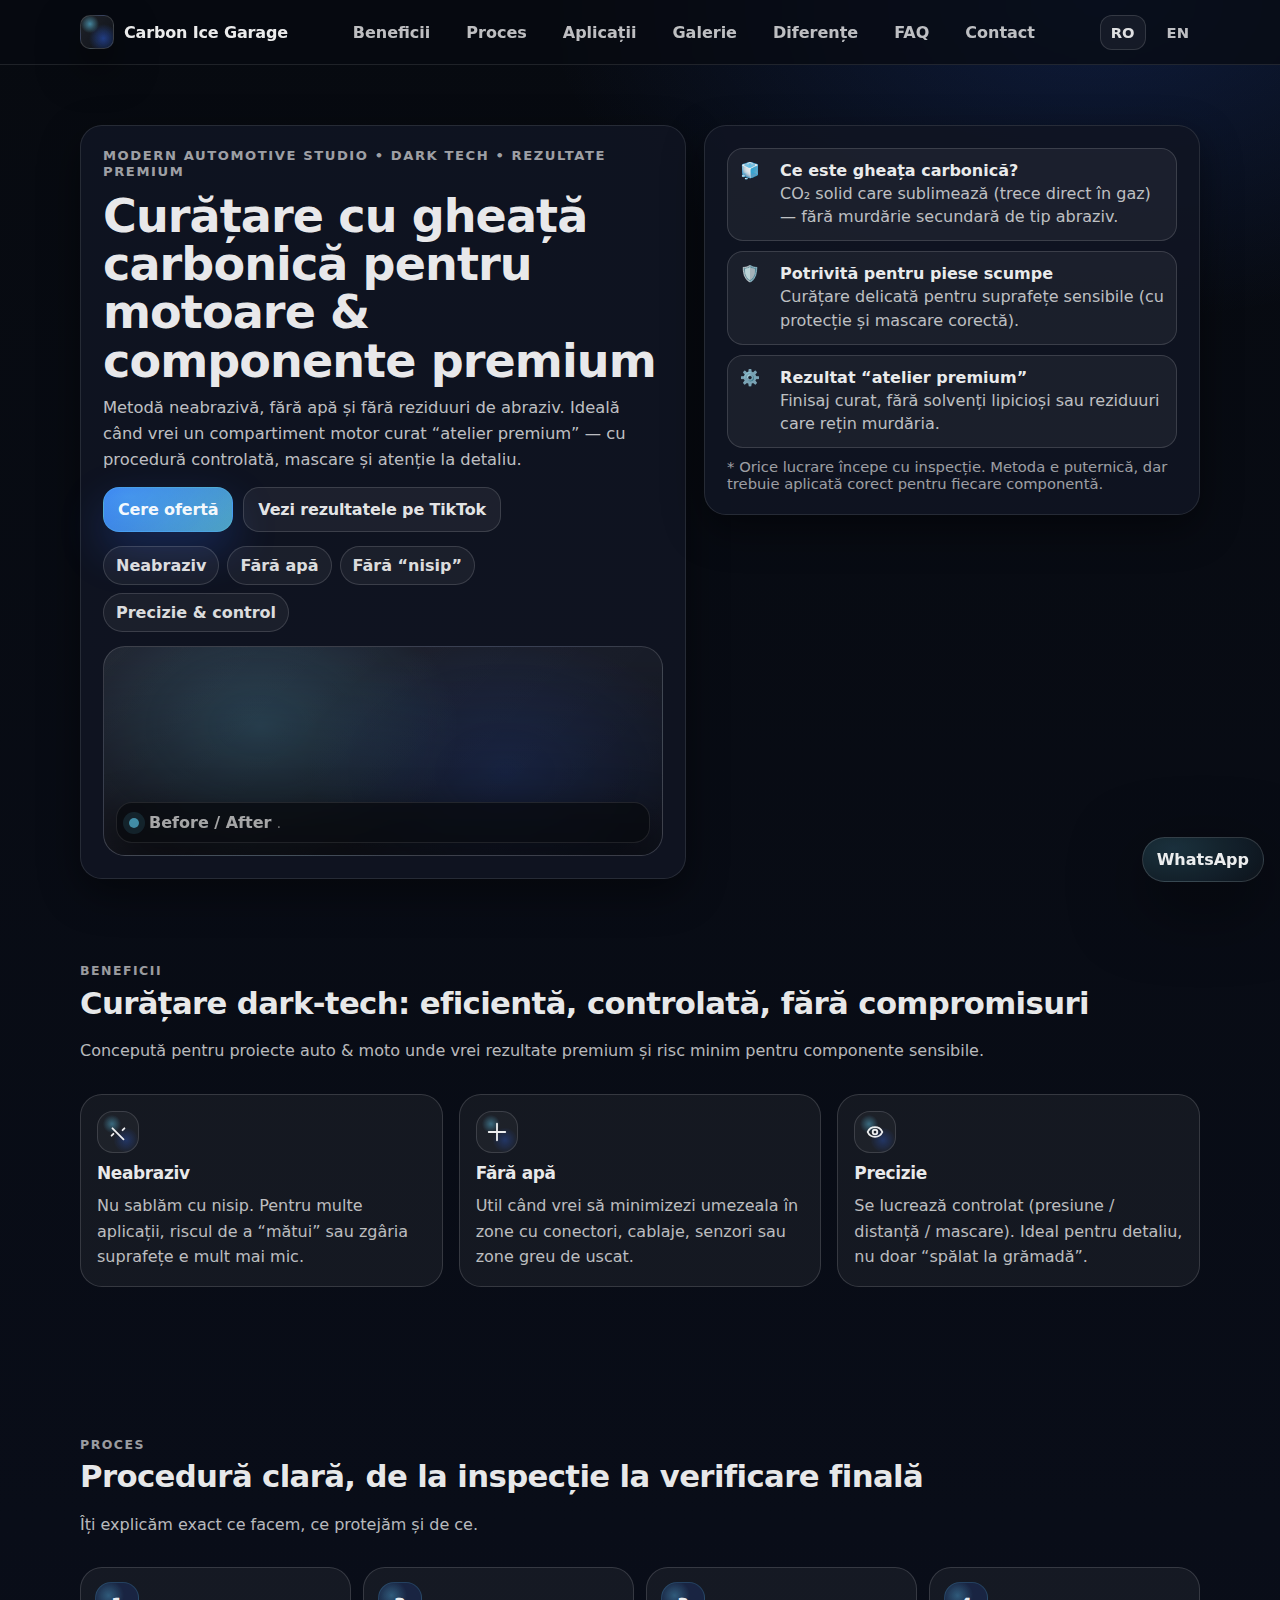
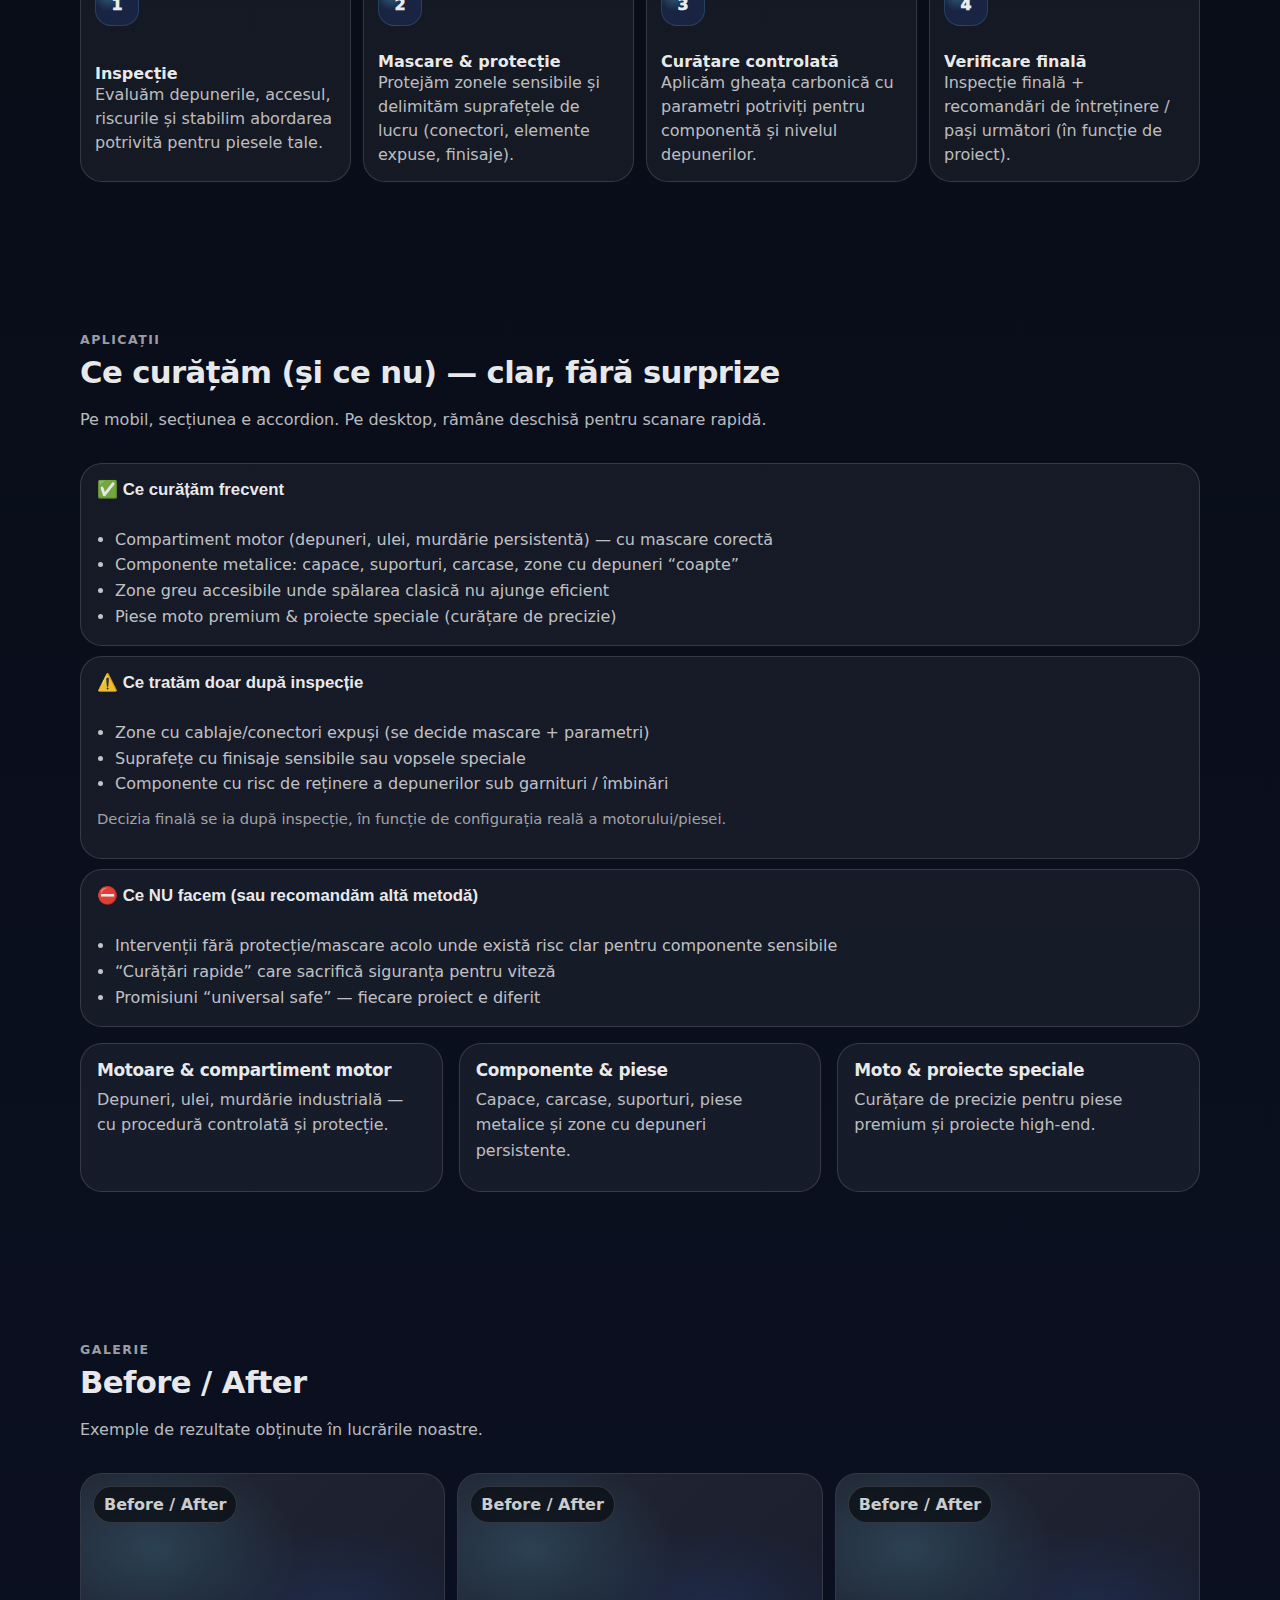
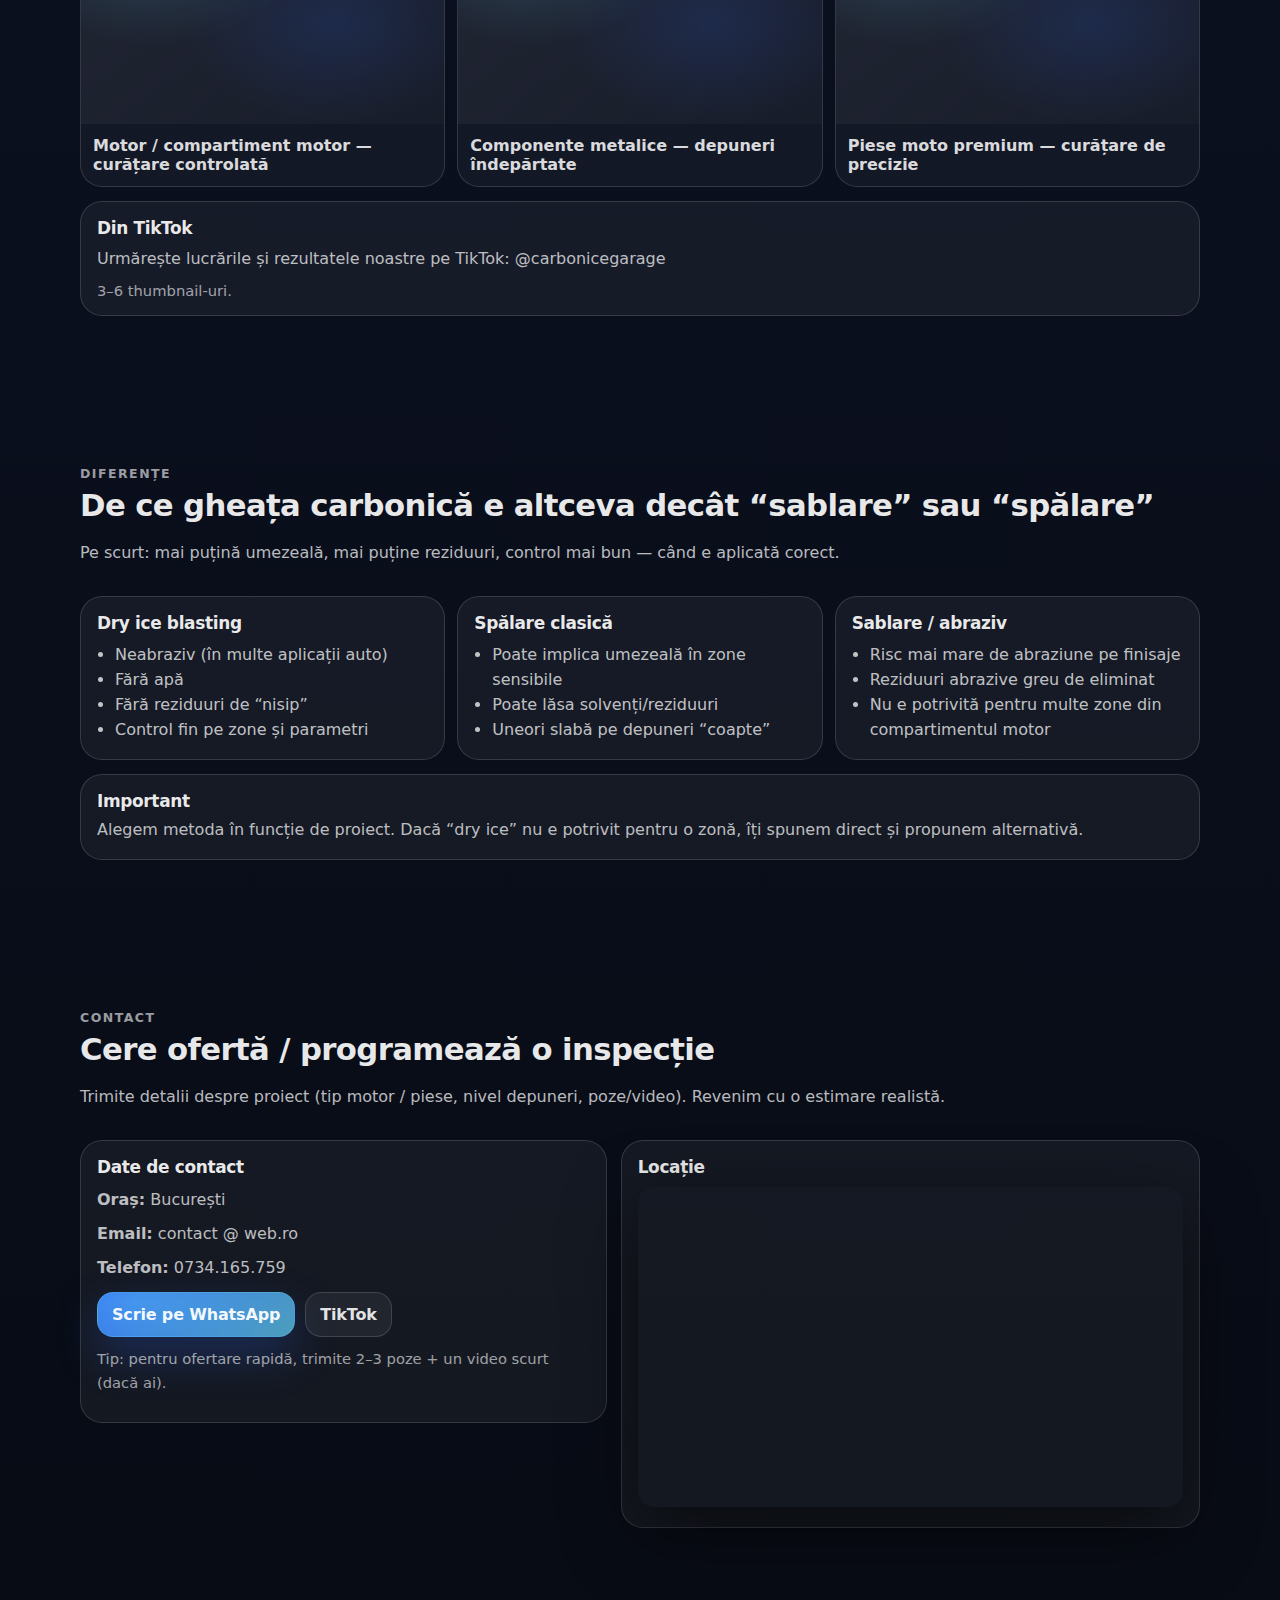
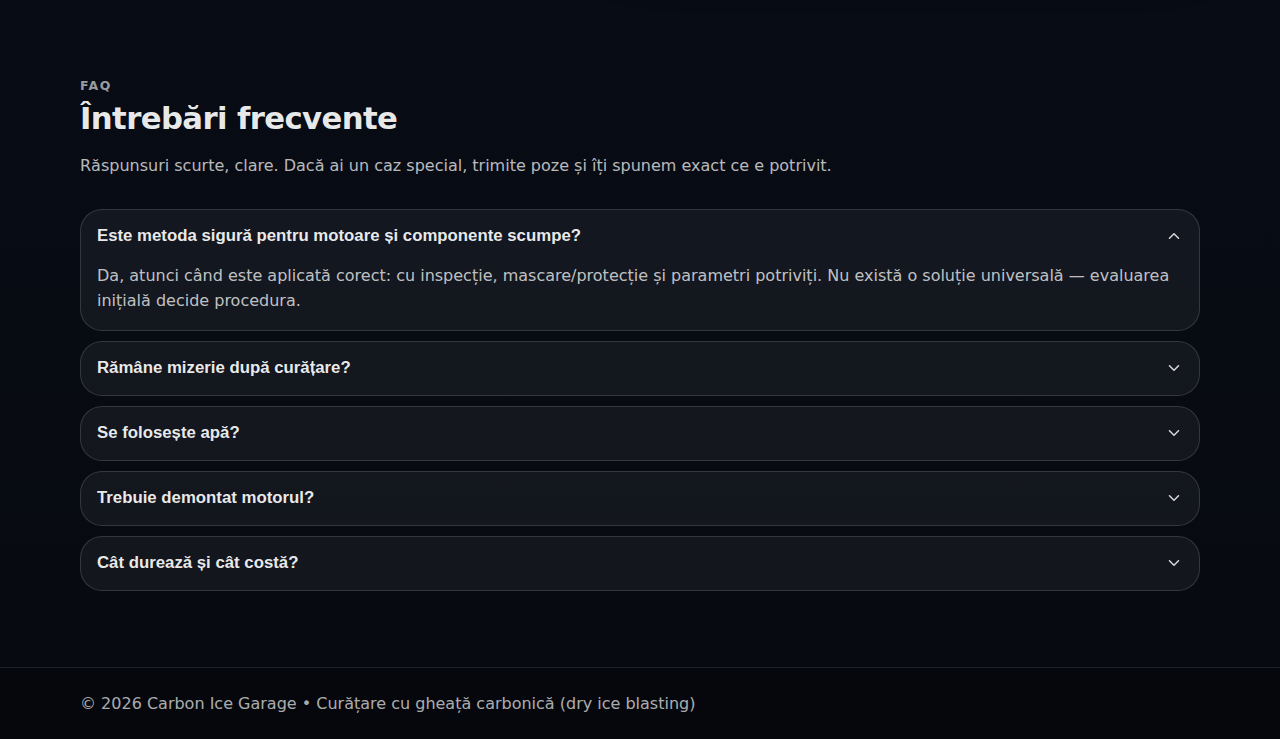
<file: legacy3/index.html>
<!doctype html>
<html lang="ro">
<head>
  <meta charset="utf-8" />
  <meta name="viewport" content="width=device-width,initial-scale=1" />

  <title>Curățare cu gheață carbonică pentru motoare | Carbon Ice Garage</title>
  <meta name="description" content="Curățare profesională cu gheață carbonică pentru motoare și componente auto & moto premium. Metodă neabrazivă, fără reziduuri, controlată și sigură." />

  <meta property="og:title" content="Curățare cu gheață carbonică | Carbon Ice Garage" />
  <meta property="og:description" content="Curățare neabrazivă, fără reziduuri, pentru motoare și componente premium." />
  <meta property="og:type" content="website" />

  <link rel="stylesheet" href="css/base.css" />
  <link rel="stylesheet" href="css/layout.css" />
  <link rel="stylesheet" href="css/components.css" />
  <link rel="stylesheet" href="css/pages.css" />
</head>

<body>
  <header class="topbar">
    <div class="container topbar-inner">
      <a class="brand" href="#hero" aria-label="Mergi la început">
        <div class="logo" aria-hidden="true"></div>
        <span>Carbon Ice Garage</span>
      </a>

      <nav class="nav" aria-label="Navigație">
        <a href="#beneficii" data-route="/servicii">Beneficii</a>
        <a href="#proces" data-route="/tehnologie">Proces</a>
        <a href="#aplicatii" data-route="/servicii">Aplicații</a>
        <a href="#galerie" data-route="/galerie">Galerie</a>
        <a href="#diferente" data-route="/tehnologie">Diferențe</a>
        <a href="#faq" data-route="/faq">FAQ</a>
        <a href="#contact" data-route="/contact">Contact</a>
      </nav>

      <div class="lang" aria-label="Limba">
        <a href="index.html" aria-current="page">RO</a>
        <a href="en.html">EN</a>
      </div>

      <button id="menuBtn" class="menu-btn" type="button" aria-label="Deschide meniul">
        <svg viewBox="0 0 24 24" fill="none" aria-hidden="true">
          <path d="M4 7h16M4 12h16M4 17h16" stroke="currentColor" stroke-width="2" stroke-linecap="round"/>
        </svg>
      </button>
    </div>
  </header>

  <div id="mobileMenu" class="mobile-menu" aria-hidden="true" role="dialog" aria-label="Meniu">
    <div class="mobile-panel">
      <div class="row">
        <div class="brand" aria-hidden="true">
          <div class="logo"></div>
          <span>Carbon Ice Garage</span>
        </div>
        <button id="closeMenuBtn" class="close-btn" type="button" aria-label="Închide meniul">
          <svg viewBox="0 0 24 24" fill="none" aria-hidden="true">
            <path d="M6 6l12 12M18 6L6 18" stroke="currentColor" stroke-width="2" stroke-linecap="round"/>
          </svg>
        </button>
      </div>

      <nav class="mobile-links" aria-label="Navigație (mobil)">
        <a href="#beneficii" data-route="/servicii">Beneficii</a>
        <a href="#proces" data-route="/tehnologie">Proces</a>
        <a href="#aplicatii" data-route="/servicii">Aplicații</a>
        <a href="#galerie" data-route="/galerie">Galerie</a>
        <a href="#diferente" data-route="/tehnologie">Diferențe</a>
        <a href="#faq" data-route="/faq">FAQ</a>
        <a href="#contact" data-route="/contact">Contact</a>
      </nav>
    </div>
  </div>

  <main id="hero" class="hero">
    <div class="container hero-grid">
      <section class="card hero-main" aria-label="Prezentare">
        <p class="kicker">Modern Automotive Studio • Dark Tech • Rezultate premium</p>
        <h1>Curățare cu gheață carbonică pentru motoare & componente premium</h1>
        <p class="sub">
          Metodă neabrazivă, fără apă și fără reziduuri de abraziv. Ideală când vrei un compartiment motor curat “atelier premium”
          — cu procedură controlată, mascare și atenție la detaliu.
        </p>

        <div class="cta-row">
          <a class="btn btn-primary" href="#contact" data-route="/contact">Cere ofertă</a>
          <a class="btn btn-ghost" href="https://www.tiktok.com/@carbonicegarage" target="_blank" rel="noopener">Vezi rezultatele pe TikTok</a>
        </div>

        <div class="badges" aria-label="Beneficii cheie" style="margin-top:14px;">
          <div class="badge">Neabraziv</div>
          <div class="badge">Fără apă</div>
          <div class="badge">Fără “nisip”</div>
          <div class="badge">Precizie & control</div>
        </div>

        <div class="hero-media" aria-label="Placeholder galerie">
          <div class="media-label">
            <span class="dot" aria-hidden="true"></span>
            <div>
              <strong>Before / After</strong>
              <span class="small-muted">.</span>
            </div>
          </div>
        </div>
      </section>

      <aside class="card hero-side" aria-label="De ce funcționează">
        <div class="pill">
          <div aria-hidden="true">🧊</div>
          <div>
            <strong>Ce este gheața carbonică?</strong>
            <span>CO₂ solid care sublimează (trece direct în gaz) — fără murdărie secundară de tip abraziv.</span>
          </div>
        </div>

        <div class="pill">
          <div aria-hidden="true">🛡️</div>
          <div>
            <strong>Potrivită pentru piese scumpe</strong>
            <span>Curățare delicată pentru suprafețe sensibile (cu protecție și mascare corectă).</span>
          </div>
        </div>

        <div class="pill">
          <div aria-hidden="true">⚙️</div>
          <div>
            <strong>Rezultat “atelier premium”</strong>
            <span>Finisaj curat, fără solvenți lipicioși sau reziduuri care rețin murdăria.</span>
          </div>
        </div>

        <div class="small-muted">
          * Orice lucrare începe cu inspecție. Metoda e puternică, dar trebuie aplicată corect pentru fiecare componentă.
        </div>
      </aside>
    </div>
  </main>

  <section id="beneficii" class="section">
    <div class="container">
      <div class="section-head">
        <div class="eyebrow">Beneficii</div>
        <h2>Curățare dark-tech: eficientă, controlată, fără compromisuri</h2>
        <p>Concepută pentru proiecte auto & moto unde vrei rezultate premium și risc minim pentru componente sensibile.</p>
      </div>

      <div class="grid-3">
        <div class="feature panel">
          <div class="icon" aria-hidden="true">
            <svg viewBox="0 0 24 24" fill="none">
              <path d="M7 14l-2 2m14-8l-2 2M6 8l12 12" stroke="currentColor" stroke-width="2" stroke-linecap="round"/>
            </svg>
          </div>
          <h3>Neabraziv</h3>
          <p>Nu sablăm cu nisip. Pentru multe aplicații, riscul de a “mătui” sau zgâria suprafețe e mult mai mic.</p>
        </div>

        <div class="feature panel">
          <div class="icon" aria-hidden="true">
            <svg viewBox="0 0 24 24" fill="none">
              <path d="M12 3v18M3 12h18" stroke="currentColor" stroke-width="2" stroke-linecap="round"/>
            </svg>
          </div>
          <h3>Fără apă</h3>
          <p>Util când vrei să minimizezi umezeala în zone cu conectori, cablaje, senzori sau zone greu de uscat.</p>
        </div>

        <div class="feature panel">
          <div class="icon" aria-hidden="true">
            <svg viewBox="0 0 24 24" fill="none">
              <path d="M4 12c3-7 13-7 16 0-3 7-13 7-16 0z" stroke="currentColor" stroke-width="2"/>
              <path d="M12 9.5a2.5 2.5 0 100 5 2.5 2.5 0 000-5z" stroke="currentColor" stroke-width="2"/>
            </svg>
          </div>
          <h3>Precizie</h3>
          <p>Se lucrează controlat (presiune / distanță / mascare). Ideal pentru detaliu, nu doar “spălat la grămadă”.</p>
        </div>
      </div>
    </div>
  </section>

  <section id="proces" class="section">
    <div class="container">
      <div class="section-head">
        <div class="eyebrow">Proces</div>
        <h2>Procedură clară, de la inspecție la verificare finală</h2>
        <p>Îți explicăm exact ce facem, ce protejăm și de ce.</p>
      </div>

      <div class="steps">
        <div class="step">
          <div class="n">1</div>
          <div>
            <strong>Inspecție</strong>
            <span>Evaluăm depunerile, accesul, riscurile și stabilim abordarea potrivită pentru piesele tale.</span>
          </div>
        </div>
        <div class="step">
          <div class="n">2</div>
          <div>
            <strong>Mascare & protecție</strong>
            <span>Protejăm zonele sensibile și delimităm suprafețele de lucru (conectori, elemente expuse, finisaje).</span>
          </div>
        </div>
        <div class="step">
          <div class="n">3</div>
          <div>
            <strong>Curățare controlată</strong>
            <span>Aplicăm gheața carbonică cu parametri potriviți pentru componentă și nivelul depunerilor.</span>
          </div>
        </div>
        <div class="step">
          <div class="n">4</div>
          <div>
            <strong>Verificare finală</strong>
            <span>Inspecție finală + recomandări de întreținere / pași următori (în funcție de proiect).</span>
          </div>
        </div>
      </div>
    </div>
  </section>

  <section id="aplicatii" class="section">
    <div class="container">
      <div class="section-head">
        <div class="eyebrow">Aplicații</div>
        <h2>Ce curățăm (și ce nu) — clar, fără surprize</h2>
        <p>Pe mobil, secțiunea e accordion. Pe desktop, rămâne deschisă pentru scanare rapidă.</p>
      </div>

      <div id="appsAccordion" class="accordion apps-accordion" aria-label="Aplicații (accordion)">
        <div class="acc-item" aria-expanded="true">
          <button class="acc-button" type="button">
            <span class="meta">✅ Ce curățăm frecvent</span>
            <svg class="chev" viewBox="0 0 24 24" fill="none" aria-hidden="true">
              <path d="M6 9l6 6 6-6" stroke="currentColor" stroke-width="2" stroke-linecap="round" stroke-linejoin="round"/>
            </svg>
          </button>
          <div class="acc-panel">
            <div class="acc-content">
              <ul>
                <li>Compartiment motor (depuneri, ulei, murdărie persistentă) — cu mascare corectă</li>
                <li>Componente metalice: capace, suporturi, carcase, zone cu depuneri “coapte”</li>
                <li>Zone greu accesibile unde spălarea clasică nu ajunge eficient</li>
                <li>Piese moto premium & proiecte speciale (curățare de precizie)</li>
              </ul>
            </div>
          </div>
        </div>

        <div class="acc-item" aria-expanded="false">
          <button class="acc-button" type="button">
            <span class="meta">⚠️ Ce tratăm doar după inspecție</span>
            <svg class="chev" viewBox="0 0 24 24" fill="none" aria-hidden="true">
              <path d="M6 9l6 6 6-6" stroke="currentColor" stroke-width="2" stroke-linecap="round" stroke-linejoin="round"/>
            </svg>
          </button>
          <div class="acc-panel">
            <div class="acc-content">
              <ul>
                <li>Zone cu cablaje/conectori expuși (se decide mascare + parametri)</li>
                <li>Suprafețe cu finisaje sensibile sau vopsele speciale</li>
                <li>Componente cu risc de reținere a depunerilor sub garnituri / îmbinări</li>
              </ul>
              <p class="small-muted" style="margin-top:10px;">Decizia finală se ia după inspecție, în funcție de configurația reală a motorului/piesei.</p>
            </div>
          </div>
        </div>

        <div class="acc-item" aria-expanded="false">
          <button class="acc-button" type="button">
            <span class="meta">⛔ Ce NU facem (sau recomandăm altă metodă)</span>
            <svg class="chev" viewBox="0 0 24 24" fill="none" aria-hidden="true">
              <path d="M6 9l6 6 6-6" stroke="currentColor" stroke-width="2" stroke-linecap="round" stroke-linejoin="round"/>
            </svg>
          </button>
          <div class="acc-panel">
            <div class="acc-content">
              <ul>
                <li>Intervenții fără protecție/mascare acolo unde există risc clar pentru componente sensibile</li>
                <li>“Curățări rapide” care sacrifică siguranța pentru viteză</li>
                <li>Promisiuni “universal safe” — fiecare proiect e diferit</li>
              </ul>
            </div>
          </div>
        </div>
      </div>

      <div class="grid-3" style="margin-top:16px;">
        <div class="panel">
          <h3 style="margin:0 0 6px;">Motoare & compartiment motor</h3>
          <p>Depuneri, ulei, murdărie industrială — cu procedură controlată și protecție.</p>
        </div>
        <div class="panel">
          <h3 style="margin:0 0 6px;">Componente & piese</h3>
          <p>Capace, carcase, suporturi, piese metalice și zone cu depuneri persistente.</p>
        </div>
        <div class="panel">
          <h3 style="margin:0 0 6px;">Moto & proiecte speciale</h3>
          <p>Curățare de precizie pentru piese premium și proiecte high-end.</p>
        </div>
      </div>
    </div>
  </section>

  <section id="galerie" class="section">
    <div class="container">
      <div class="section-head">
        <div class="eyebrow">Galerie</div>
        <h2>Before / After</h2>
        <p>Exemple de rezultate obținute în lucrările noastre.</p>
      </div>

      <div class="gallery">
        <div class="thumb">
          <div class="ph" aria-hidden="true"></div>
          <div class="cap">Motor / compartiment motor — curățare controlată</div>
        </div>
        <div class="thumb">
          <div class="ph" aria-hidden="true"></div>
          <div class="cap">Componente metalice — depuneri îndepărtate</div>
        </div>
        <div class="thumb">
          <div class="ph" aria-hidden="true"></div>
          <div class="cap">Piese moto premium — curățare de precizie</div>
        </div>
      </div>

      <div class="panel" style="margin-top:14px;">
        <h3 style="margin:0 0 8px;">Din TikTok</h3>
        <p style="margin:0 0 10px;">
          Urmărește lucrările și rezultatele noastre pe TikTok:
          <a href="https://www.tiktok.com/@carbonicegarage" target="_blank" rel="noopener">@carbonicegarage</a>
        </p>
        <div class="small-muted">3–6 thumbnail-uri.</div>
      </div>
    </div>
  </section>

  <section id="diferente" class="section">
    <div class="container">
      <div class="section-head">
        <div class="eyebrow">Diferențe</div>
        <h2>De ce gheața carbonică e altceva decât “sablare” sau “spălare”</h2>
        <p>Pe scurt: mai puțină umezeală, mai puține reziduuri, control mai bun — când e aplicată corect.</p>
      </div>

      <div class="compare" aria-label="Comparație metode">
        <div class="panel">
          <h3>Dry ice blasting</h3>
          <ul>
            <li>Neabraziv (în multe aplicații auto)</li>
            <li>Fără apă</li>
            <li>Fără reziduuri de “nisip”</li>
            <li>Control fin pe zone și parametri</li>
          </ul>
        </div>
        <div class="panel">
          <h3>Spălare clasică</h3>
          <ul>
            <li>Poate implica umezeală în zone sensibile</li>
            <li>Poate lăsa solvenți/reziduuri</li>
            <li>Uneori slabă pe depuneri “coapte”</li>
          </ul>
        </div>
        <div class="panel">
          <h3>Sablare / abraziv</h3>
          <ul>
            <li>Risc mai mare de abraziune pe finisaje</li>
            <li>Reziduuri abrazive greu de eliminat</li>
            <li>Nu e potrivită pentru multe zone din compartimentul motor</li>
          </ul>
        </div>
      </div>

      <div class="panel" style="margin-top:14px;">
        <h3 style="margin:0 0 6px;">Important</h3>
        <p style="margin:0;">
          Alegem metoda în funcție de proiect. Dacă “dry ice” nu e potrivit pentru o zonă, îți spunem direct și propunem alternativă.
        </p>
      </div>
    </div>
  </section>

  <section id="contact" class="section">
    <div class="container">
      <div class="section-head">
        <div class="eyebrow">Contact</div>
        <h2>Cere ofertă / programează o inspecție</h2>
        <p>Trimite detalii despre proiect (tip motor / piese, nivel depuneri, poze/video). Revenim cu o estimare realistă.</p>
      </div>

      <div class="contact-grid">
        <div class="panel">
          <h3 style="margin:0 0 10px;">Date de contact</h3>
          <p style="margin:0 0 8px;"><strong>Oraș:</strong> București</p>
          <p style="margin:0 0 8px;"><strong>Email:</strong> <a href="mailto:contact@web.ro">contact @ web.ro</a></p>
          <p style="margin:0 0 8px;"><strong>Telefon:</strong> <a href="tel:+40734165759">0734.165.759</a></p>

          <div class="cta-row" style="margin-top:12px;">
            <a class="btn btn-primary" href="https://wa.me/40734165759?text=Salut!%20Vreau%20o%20ofert%C4%83%20pentru%20cur%C4%83%C8%9Bare%20cu%20ghea%C8%9B%C4%83%20carbonic%C4%83.%20Ata%C8%99ez%20poze%20%C8%99i%20detalii." target="_blank" rel="noopener">
              Scrie pe WhatsApp
            </a>
            <a class="btn btn-ghost" href="https://www.tiktok.com/@carbonicegarage" target="_blank" rel="noopener">TikTok</a>
          </div>

          <p class="small-muted" style="margin-top:10px;">
            Tip: pentru ofertare rapidă, trimite 2–3 poze + un video scurt (dacă ai).
          </p>
        </div>

        <div class="panel map-wrap">
          <h3 style="margin:0 0 10px;">Locație</h3>
          <iframe
            src="https://www.google.com/maps/embed?pb=!1m18!1m12!1m3!1d1425.1409445404167!2d26.122356863444065!3d44.40686099296682!2m3!1f0!2f0!3f0!3m2!1i1024!2i768!4f13.1!3m3!1m2!1s0x40b1fef709a20ce5%3A0x7a809765e84a3b2b!2sAmanet%20Auto%20Andy%20Popescu!5e0!3m2!1sen!2sro!4v1766094596598!5m2!1sen!2sro"
            loading="lazy"
            referrerpolicy="no-referrer-when-downgrade"
            title="Harta locației Carbon Ice Garage"
          ></iframe>
        </div>
      </div>
    </div>
  </section>

  <section id="faq" class="section">
    <div class="container">
      <div class="section-head">
        <div class="eyebrow">FAQ</div>
        <h2>Întrebări frecvente</h2>
        <p>Răspunsuri scurte, clare. Dacă ai un caz special, trimite poze și îți spunem exact ce e potrivit.</p>
      </div>

      <div id="faqAccordion" class="accordion" aria-label="FAQ (accordion)">
        <div class="acc-item" aria-expanded="true">
          <button class="acc-button" type="button">
            <span class="meta">Este metoda sigură pentru motoare și componente scumpe?</span>
            <svg class="chev" viewBox="0 0 24 24" fill="none" aria-hidden="true">
              <path d="M6 9l6 6 6-6" stroke="currentColor" stroke-width="2" stroke-linecap="round" stroke-linejoin="round"/>
            </svg>
          </button>
          <div class="acc-panel">
            <div class="acc-content">
              Da, atunci când este aplicată corect: cu inspecție, mascare/protecție și parametri potriviți. Nu există o soluție universală — evaluarea inițială decide procedura.
            </div>
          </div>
        </div>

        <div class="acc-item" aria-expanded="false">
          <button class="acc-button" type="button">
            <span class="meta">Rămâne mizerie după curățare?</span>
            <svg class="chev" viewBox="0 0 24 24" fill="none" aria-hidden="true">
              <path d="M6 9l6 6 6-6" stroke="currentColor" stroke-width="2" stroke-linecap="round" stroke-linejoin="round"/>
            </svg>
          </button>
          <div class="acc-panel">
            <div class="acc-content">
              Un avantaj major este că gheața carbonică sublimează (nu lasă “nisip”). Reziduurile rămase sunt în principal depunerile desprinse, care se colectează în timpul lucrării.
            </div>
          </div>
        </div>

        <div class="acc-item" aria-expanded="false">
          <button class="acc-button" type="button">
            <span class="meta">Se folosește apă?</span>
            <svg class="chev" viewBox="0 0 24 24" fill="none" aria-hidden="true">
              <path d="M6 9l6 6 6-6" stroke="currentColor" stroke-width="2" stroke-linecap="round" stroke-linejoin="round"/>
            </svg>
          </button>
          <div class="acc-panel">
            <div class="acc-content">
              Nu. Procesul nu este spălare cu apă. Acest lucru e util când se urmărește minimizarea umezelii în zone sensibile.
            </div>
          </div>
        </div>

        <div class="acc-item" aria-expanded="false">
          <button class="acc-button" type="button">
            <span class="meta">Trebuie demontat motorul?</span>
            <svg class="chev" viewBox="0 0 24 24" fill="none" aria-hidden="true">
              <path d="M6 9l6 6 6-6" stroke="currentColor" stroke-width="2" stroke-linecap="round" stroke-linejoin="round"/>
            </svg>
          </button>
          <div class="acc-panel">
            <div class="acc-content">
              Nu neapărat. Depinde de acces, tipul depunerilor și nivelul de detaliu dorit. În multe cazuri se poate lucra fără demontare completă, dar decizia se ia după inspecție.
            </div>
          </div>
        </div>

        <div class="acc-item" aria-expanded="false">
          <button class="acc-button" type="button">
            <span class="meta">Cât durează și cât costă?</span>
            <svg class="chev" viewBox="0 0 24 24" fill="none" aria-hidden="true">
              <path d="M6 9l6 6 6-6" stroke="currentColor" stroke-width="2" stroke-linecap="round" stroke-linejoin="round"/>
            </svg>
          </button>
          <div class="acc-panel">
            <div class="acc-content">
              Durata și costul depind de suprafață, acces, nivelul depunerilor și cerințele de protecție. Trimite 2–3 poze / un video și îți oferim o estimare realistă.
            </div>
          </div>
        </div>
      </div>
    </div>
  </section>

  <footer class="footer">
    <div class="container">
      © <span id="y">2026</span> Carbon Ice Garage • Curățare cu gheață carbonică (dry ice blasting)
    </div>
  </footer>

  <div class="bottom-cta" role="region" aria-label="Acțiune rapidă (mobil)">
    <div class="bottom-cta-inner">
      <a class="btn btn-primary" href="tel:+40734165759">Sună acum</a>
      <a class="btn btn-ghost" href="#contact" data-route="/contact">Cere ofertă</a>
    </div>
  </div>

  <a class="whatsapp-float"
     href="https://wa.me/40734165759?text=Salut!%20Vreau%20o%20ofert%C4%83%20pentru%20cur%C4%83%C8%9Bare%20cu%20ghea%C8%9B%C4%83%20carbonic%C4%83."
     target="_blank" rel="noopener"
     aria-label="Deschide WhatsApp">
    <span>WhatsApp</span>
  </a>

  <script src="js/ui.js"></script>
</body>
</html>
</file>
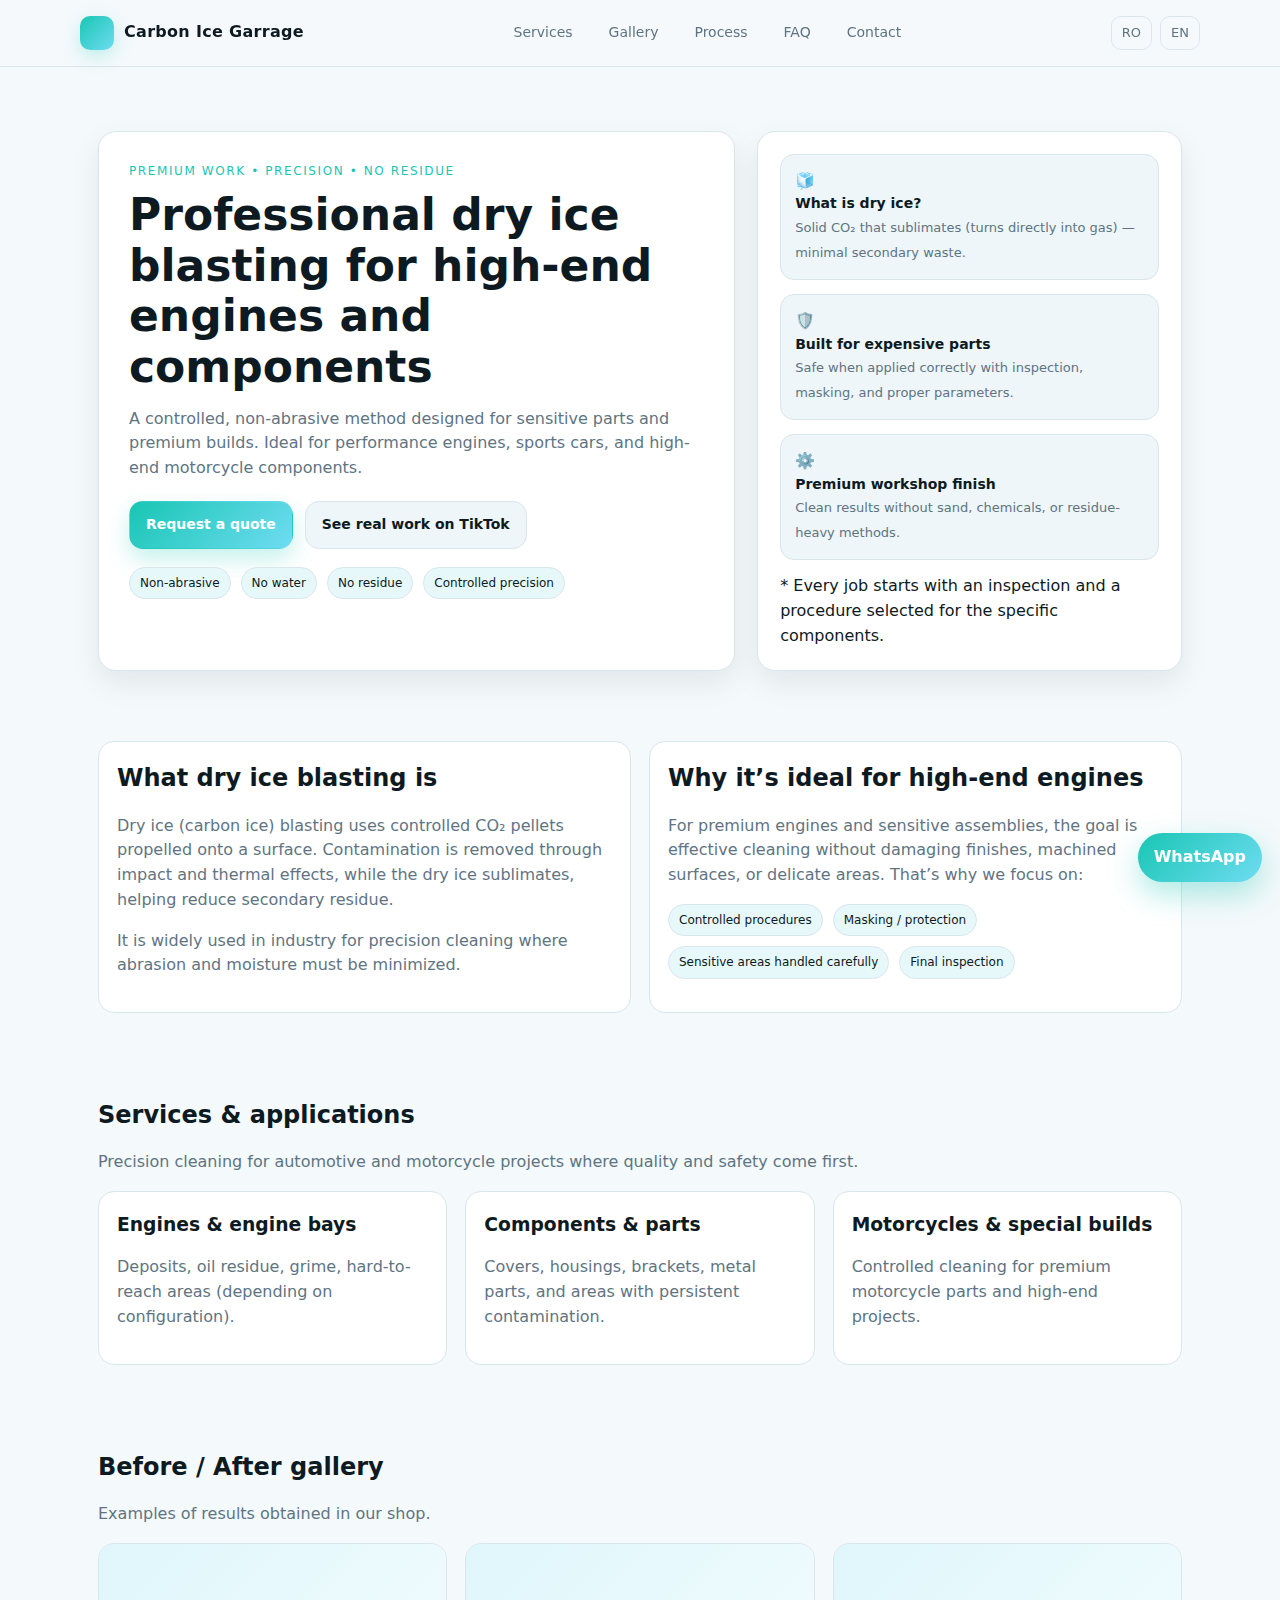
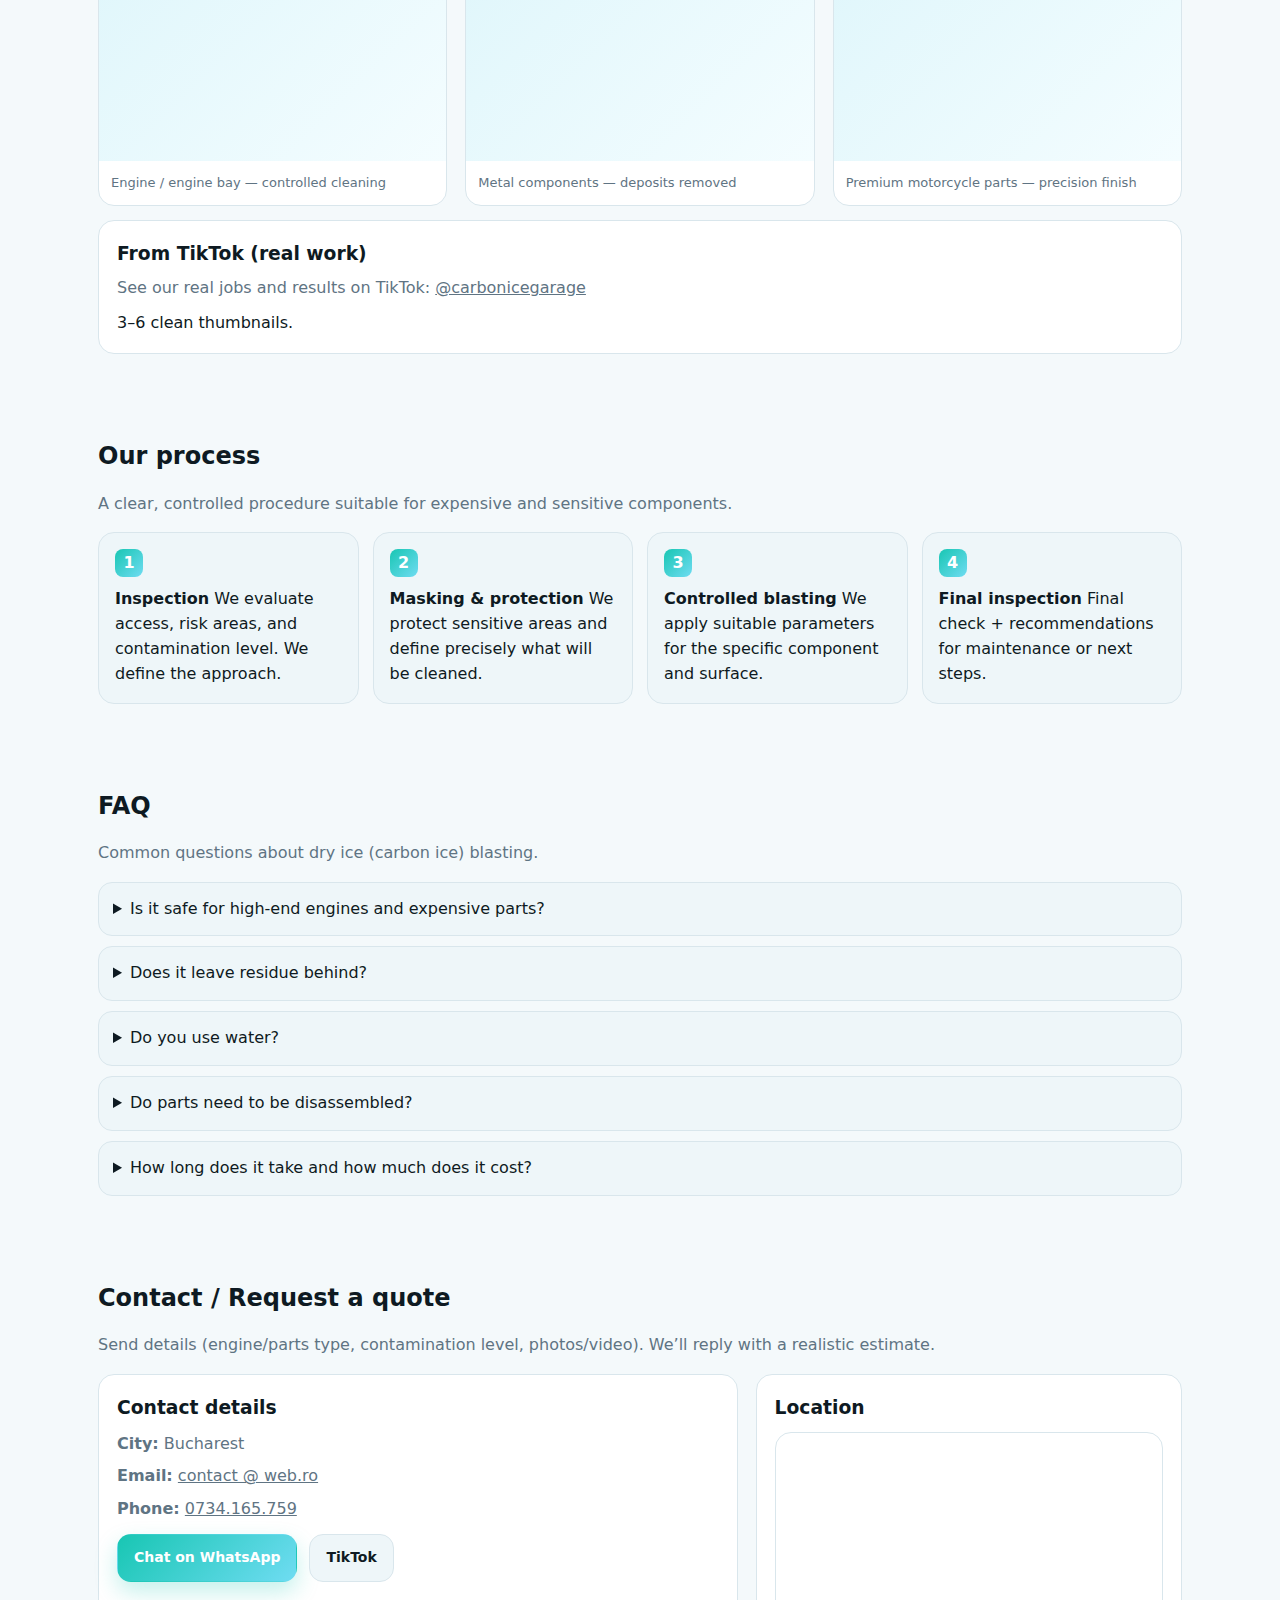
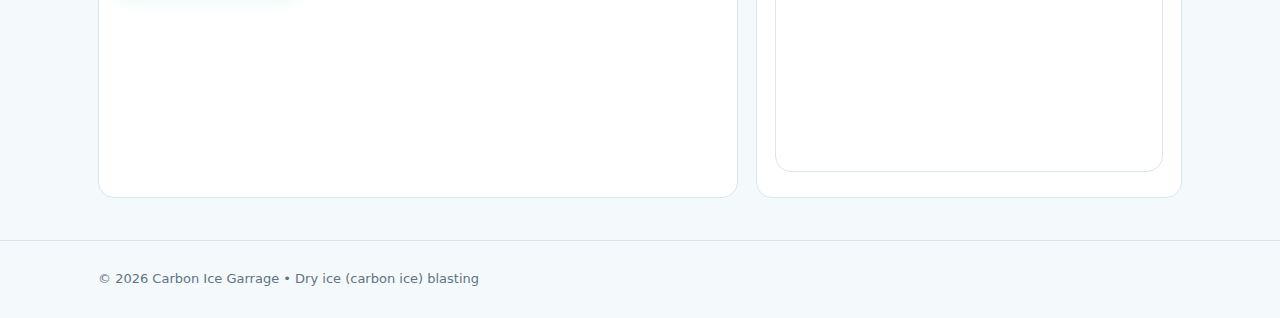
<file: legacy/en.html>
<!doctype html>
<html lang="en">
<head>
  <meta charset="utf-8" />
  <meta name="viewport" content="width=device-width,initial-scale=1" />

  <title>Dry Ice Blasting for Engines & Parts | Carbon Ice Garrage</title>
  <meta name="description" content="Professional dry ice (carbon ice) blasting for high-end automotive and motorcycle engines and components. Non-abrasive, residue-free, precision cleaning." />

  <meta property="og:title" content="Dry Ice Blasting | Carbon Ice Garrage" />
  <meta property="og:description" content="Non-abrasive, residue-free precision cleaning for high-end engines and parts." />
  <meta property="og:type" content="website" />

  <link rel="stylesheet" href="style.css" />
</head>

<body>
  <header class="topbar">
    <div class="container topbar-inner">
      <a class="brand" href="#top">
        <div class="logo" aria-hidden="true"></div>
        <span>Carbon Ice Garrage</span>
      </a>

      <nav class="nav" aria-label="Navigation">
        <a href="#services">Services</a>
        <a href="#gallery">Gallery</a>
        <a href="#process">Process</a>
        <a href="#faq">FAQ</a>
        <a href="#contact">Contact</a>
      </nav>

      <div class="lang" aria-label="Language">
        <a href="index.html">RO</a>
        <a href="en.html" aria-current="page">EN</a>
      </div>
    </div>
  </header>

  <main id="top" class="hero">
    <div class="container hero-grid">
      <section class="card hero-main" aria-label="Overview">
        <p class="kicker">Premium work • Precision • No residue</p>
        <h1>Professional dry ice blasting for high-end engines and components</h1>
        <p class="sub">
          A controlled, non-abrasive method designed for sensitive parts and premium builds.
          Ideal for performance engines, sports cars, and high-end motorcycle components.
        </p>

        <div class="cta-row">
          <a class="btn btn-primary" href="#contact">Request a quote</a>
          <a class="btn btn-ghost" href="https://www.tiktok.com/@carbonicegarage" target="_blank" rel="noopener">See real work on TikTok</a>
        </div>

        <div class="badges" aria-label="Key benefits">
          <div class="badge">Non-abrasive</div>
          <div class="badge">No water</div>
          <div class="badge">No residue</div>
          <div class="badge">Controlled precision</div>
        </div>
      </section>

      <aside class="card hero-side" aria-label="Why it works">
        <div class="pill">
          <div aria-hidden="true">🧊</div>
          <div>
            <strong>What is dry ice?</strong>
            <span>Solid CO₂ that sublimates (turns directly into gas) — minimal secondary waste.</span>
          </div>
        </div>

        <div class="pill">
          <div aria-hidden="true">🛡️</div>
          <div>
            <strong>Built for expensive parts</strong>
            <span>Safe when applied correctly with inspection, masking, and proper parameters.</span>
          </div>
        </div>

        <div class="pill">
          <div aria-hidden="true">⚙️</div>
          <div>
            <strong>Premium workshop finish</strong>
            <span>Clean results without sand, chemicals, or residue-heavy methods.</span>
          </div>
        </div>

        <div class="small-muted">
          * Every job starts with an inspection and a procedure selected for the specific components.
        </div>
      </aside>
    </div>
  </main>

  <section class="section">
    <div class="container grid-2">
      <div class="panel">
        <h2>What dry ice blasting is</h2>
        <p>
          Dry ice (carbon ice) blasting uses controlled CO₂ pellets propelled onto a surface.
          Contamination is removed through impact and thermal effects, while the dry ice sublimates,
          helping reduce secondary residue.
        </p>
        <p>
          It is widely used in industry for precision cleaning where abrasion and moisture must be minimized.
        </p>
      </div>

      <div class="panel">
        <h2>Why it’s ideal for high-end engines</h2>
        <p>
          For premium engines and sensitive assemblies, the goal is effective cleaning without damaging finishes,
          machined surfaces, or delicate areas. That’s why we focus on:
        </p>
        <div class="badges">
          <div class="badge">Controlled procedures</div>
          <div class="badge">Masking / protection</div>
          <div class="badge">Sensitive areas handled carefully</div>
          <div class="badge">Final inspection</div>
        </div>
      </div>
    </div>
  </section>

  <section id="services" class="section">
    <div class="container">
      <h2>Services & applications</h2>
      <p>Precision cleaning for automotive and motorcycle projects where quality and safety come first.</p>

      <div class="grid-3" style="margin-top:14px;">
        <div class="panel">
          <h3 style="margin:0 0 6px;">Engines & engine bays</h3>
          <p>Deposits, oil residue, grime, hard-to-reach areas (depending on configuration).</p>
        </div>
        <div class="panel">
          <h3 style="margin:0 0 6px;">Components & parts</h3>
          <p>Covers, housings, brackets, metal parts, and areas with persistent contamination.</p>
        </div>
        <div class="panel">
          <h3 style="margin:0 0 6px;">Motorcycles & special builds</h3>
          <p>Controlled cleaning for premium motorcycle parts and high-end projects.</p>
        </div>
      </div>
    </div>
  </section>

  <section id="gallery" class="section">
    <div class="container">
      <h2>Before / After gallery</h2>
      <p>Examples of results obtained in our shop.</p>

      <div class="gallery" style="margin-top:14px;">
        <div class="thumb">
          <div class="ph" aria-hidden="true"></div>
          <div class="cap">Engine / engine bay — controlled cleaning</div>
        </div>
        <div class="thumb">
          <div class="ph" aria-hidden="true"></div>
          <div class="cap">Metal components — deposits removed</div>
        </div>
        <div class="thumb">
          <div class="ph" aria-hidden="true"></div>
          <div class="cap">Premium motorcycle parts — precision finish</div>
        </div>
      </div>

      <div class="panel" style="margin-top:14px;">
        <h3 style="margin:0 0 8px;">From TikTok (real work)</h3>
        <p style="margin:0 0 10px;">
          See our real jobs and results on TikTok:
          <a href="https://www.tiktok.com/@carbonicegarage" target="_blank" rel="noopener">@carbonicegarage</a>
        </p>
        <div class="small-muted">
          3–6 clean thumbnails.
        </div>
      </div>
    </div>
  </section>

  <section id="process" class="section">
    <div class="container">
      <h2>Our process</h2>
      <p>A clear, controlled procedure suitable for expensive and sensitive components.</p>

      <div class="steps" style="margin-top:14px;">
        <div class="step">
          <div class="n">1</div>
          <strong>Inspection</strong>
          <span>We evaluate access, risk areas, and contamination level. We define the approach.</span>
        </div>
        <div class="step">
          <div class="n">2</div>
          <strong>Masking & protection</strong>
          <span>We protect sensitive areas and define precisely what will be cleaned.</span>
        </div>
        <div class="step">
          <div class="n">3</div>
          <strong>Controlled blasting</strong>
          <span>We apply suitable parameters for the specific component and surface.</span>
        </div>
        <div class="step">
          <div class="n">4</div>
          <strong>Final inspection</strong>
          <span>Final check + recommendations for maintenance or next steps.</span>
        </div>
      </div>
    </div>
  </section>

  <section id="faq" class="section">
    <div class="container">
      <h2>FAQ</h2>
      <p>Common questions about dry ice (carbon ice) blasting.</p>

      <div class="faq" style="margin-top:14px;">
        <details>
          <summary>Is it safe for high-end engines and expensive parts?</summary>
          <p>
            Yes — when applied correctly with inspection, masking/protection, and proper settings.
            There is no universal one-size-fits-all approach; inspection determines the procedure.
          </p>
        </details>

        <details>
          <summary>Does it leave residue behind?</summary>
          <p>
            A key advantage is that dry ice sublimates (no “sand” left behind).
            Remaining waste is primarily the removed contamination, collected during the job.
          </p>
        </details>

        <details>
          <summary>Do you use water?</summary>
          <p>
            No. This is not water-based washing, which helps minimize moisture around sensitive areas.
          </p>
        </details>

        <details>
          <summary>Do parts need to be disassembled?</summary>
          <p>
            Not always. It depends on access, contamination type, and the desired level of detail.
            In many cases, we can work without full disassembly, after inspection.
          </p>
        </details>

        <details>
          <summary>How long does it take and how much does it cost?</summary>
          <p>
            Time and cost depend on size, access, contamination level, and protection requirements.
            Send 2–3 photos or a short video and we’ll provide a realistic estimate.
          </p>
        </details>
      </div>
    </div>
  </section>

  <section id="contact" class="section">
    <div class="container">
      <h2>Contact / Request a quote</h2>
      <p>Send details (engine/parts type, contamination level, photos/video). We’ll reply with a realistic estimate.</p>

      <div class="contact-grid" style="margin-top:14px;">
        <div class="panel">
          <h3 style="margin:0 0 10px;">Contact details</h3>
          <p style="margin:0 0 8px;"><strong>City:</strong> Bucharest</p>
          <p style="margin:0 0 8px;"><strong>Email:</strong> <a href="mailto:contact@web.ro">contact @ web.ro</a></p>
          <p style="margin:0 0 8px;"><strong>Phone:</strong> <a href="tel:+40734165759">0734.165.759</a></p>

          <div class="cta-row" style="margin-top:12px;">
            <a class="btn btn-primary" href="https://wa.me/40734165759?text=Hi!%20I%27d%20like%20a%20quote%20for%20dry%20ice%20blasting.%20I%20will%20attach%20photos%20and%20details." target="_blank" rel="noopener">
              Chat on WhatsApp
            </a>
            <a class="btn btn-ghost" href="https://www.tiktok.com/@carbonicegarage" target="_blank" rel="noopener">TikTok</a>
          </div>
        </div>

        <div class="panel map-wrap">
          <h3 style="margin:0 0 10px;">Location</h3>
          <iframe
            src="https://www.google.com/maps/embed?pb=!1m18!1m12!1m3!1d1425.1409445404167!2d26.122356863444065!3d44.40686099296682!2m3!1f0!2f0!3f0!3m2!1i1024!2i768!4f13.1!3m3!1m2!1s0x40b1fef709a20ce5%3A0x7a809765e84a3b2b!2sAmanet%20Auto%20Andy%20Popescu!5e0!3m2!1sen!2sro!4v1766094596598!5m2!1sen!2sro"
            loading="lazy"
            referrerpolicy="no-referrer-when-downgrade"
            title="Map for Carbon Ice Garrage"
          ></iframe>
        </div>
      </div>
    </div>
  </section>

  <footer class="footer">
    <div class="container">
      © <span id="y">2026</span> Carbon Ice Garrage • Dry ice (carbon ice) blasting
    </div>
  </footer>

  <a class="whatsapp-float"
     href="https://wa.me/PHONE_E164_WITHOUT_PLUS?text=Hi!%20I%27d%20like%20a%20quote%20for%20dry%20ice%20blasting."
     target="_blank" rel="noopener"
     aria-label="Open WhatsApp">
    <span>WhatsApp</span>
  </a>

  <script>
    document.getElementById("y").textContent = new Date().getFullYear();
  </script>
</body>
</html>
</file>
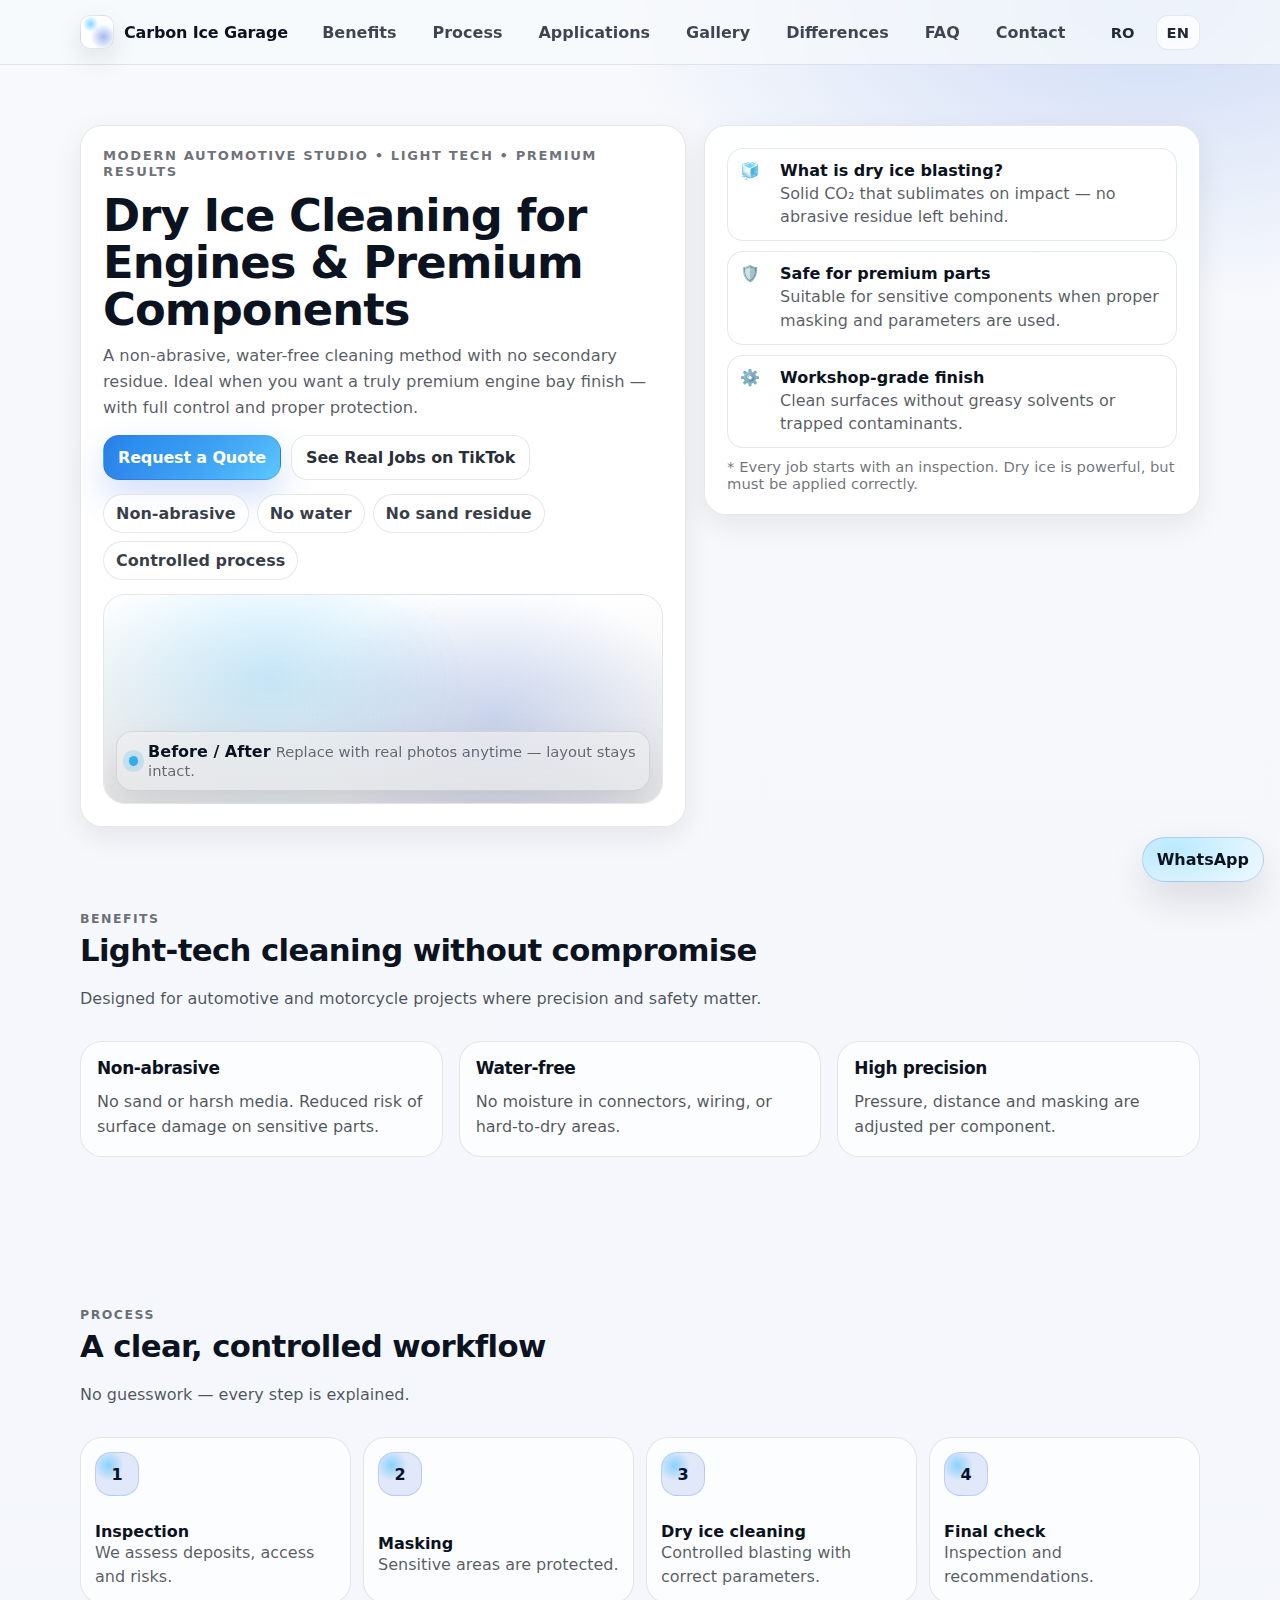
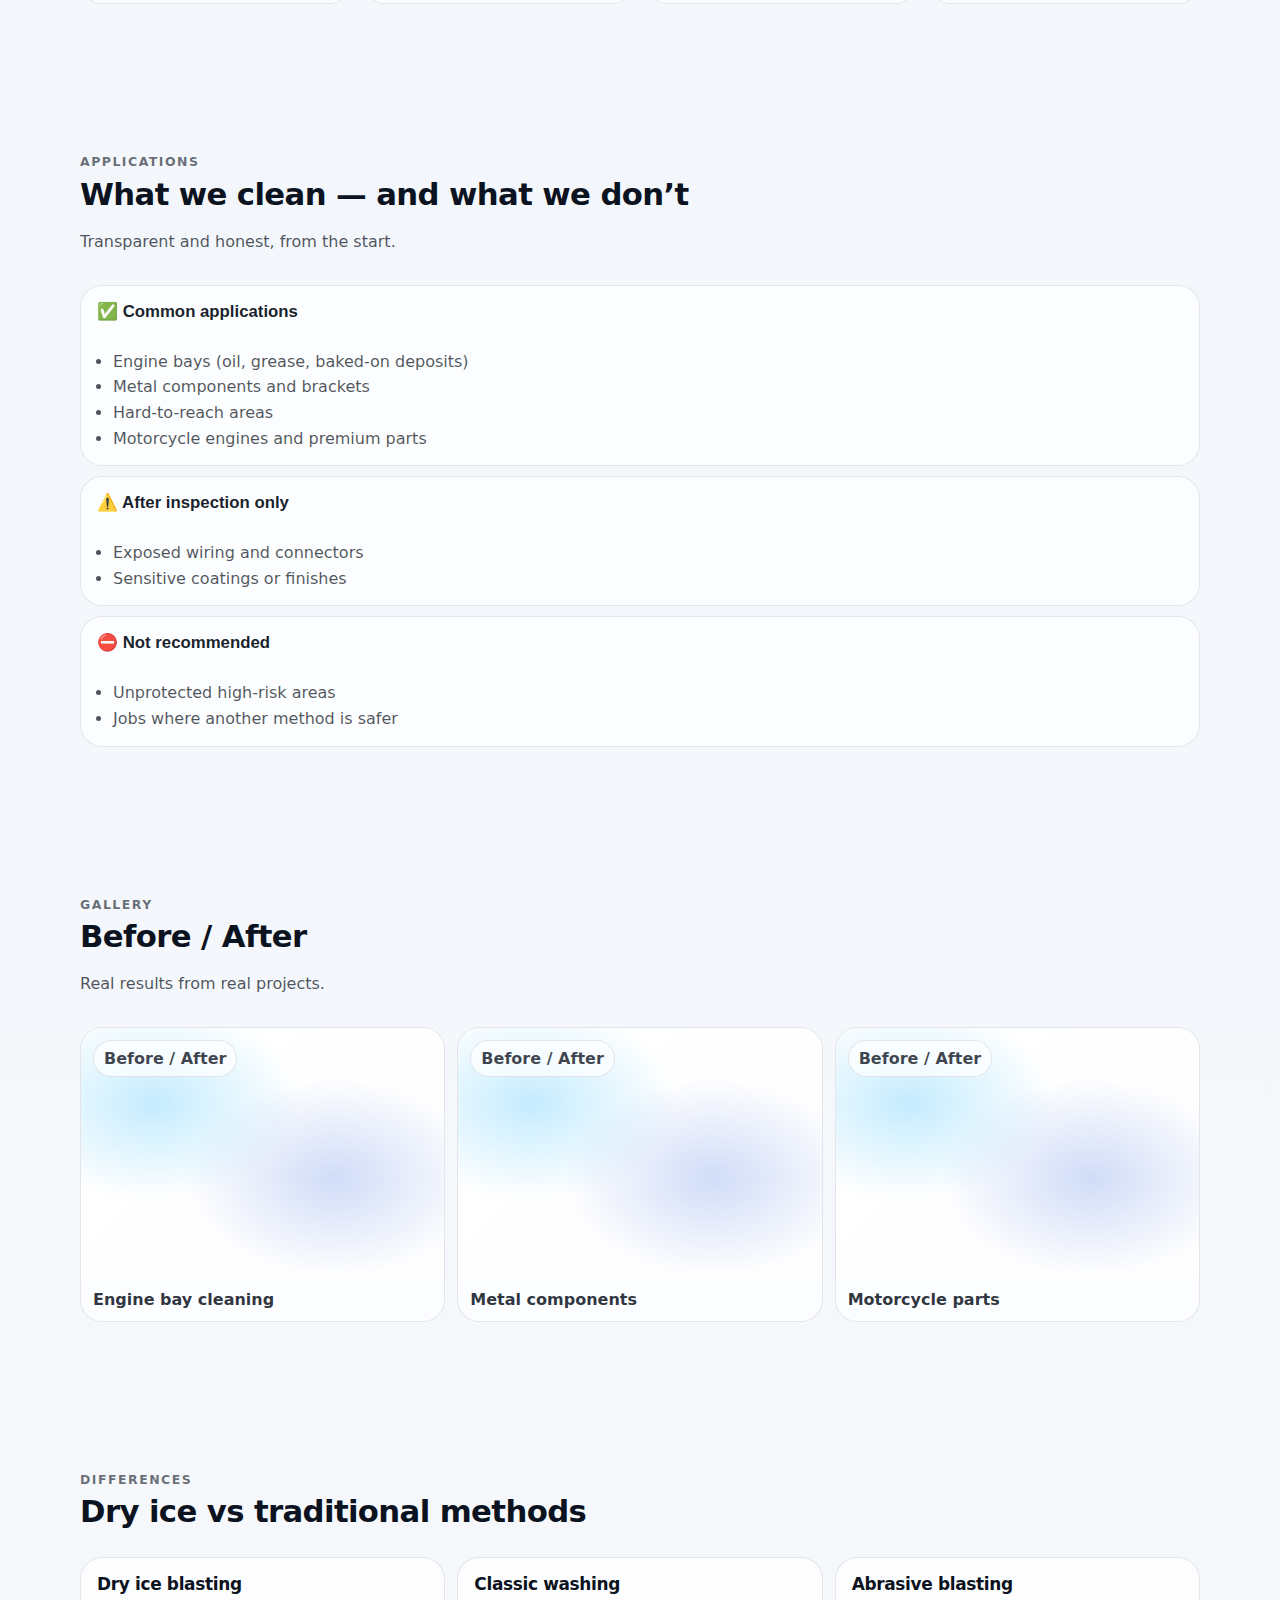
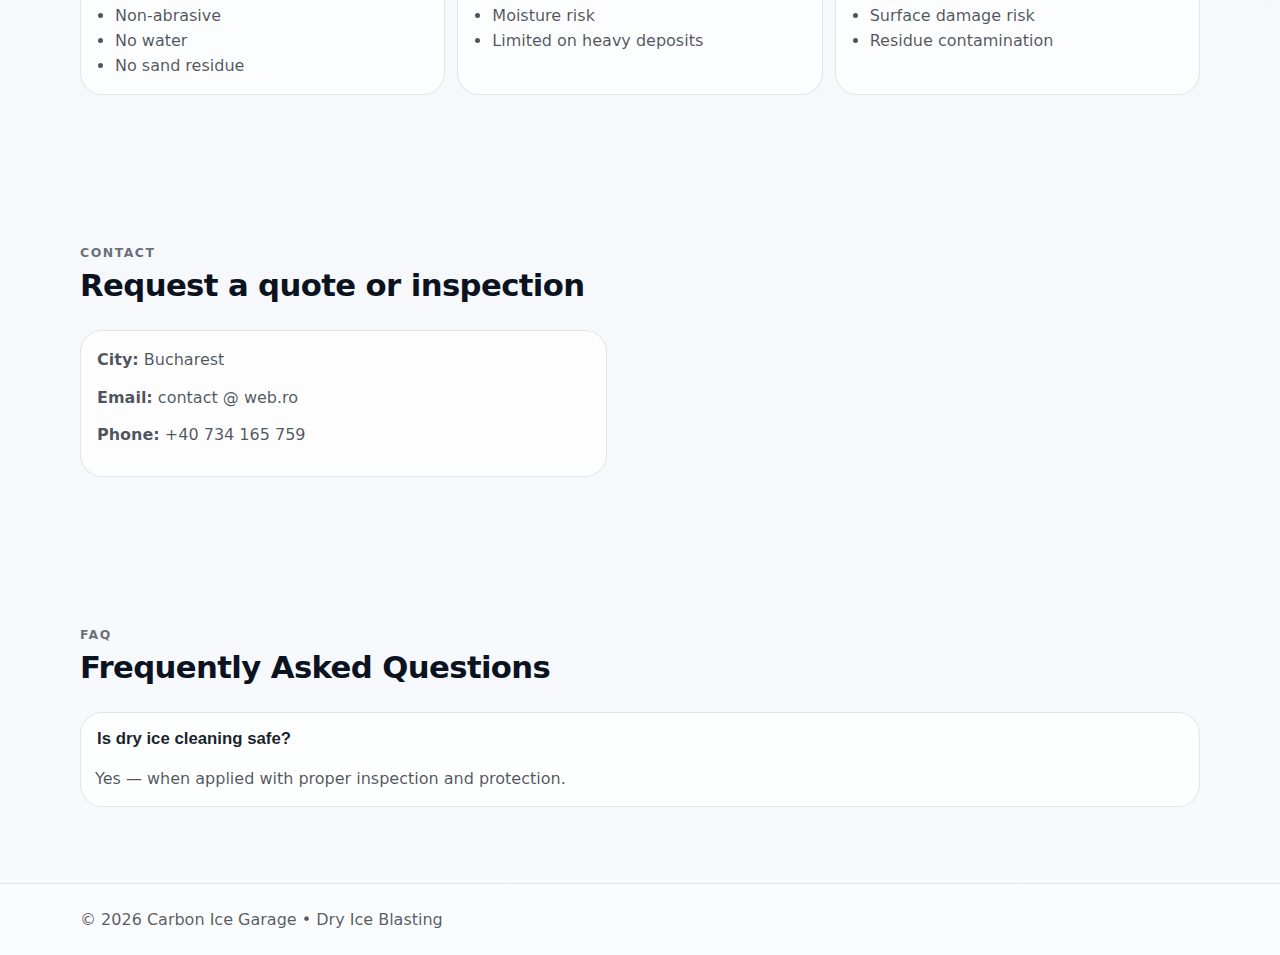
<file: legacy2/en.html>
<!doctype html>
<html lang="en">
<head>
  <meta charset="utf-8" />
  <meta name="viewport" content="width=device-width,initial-scale=1" />

  <title>Dry Ice Cleaning for Engines | Carbon Ice Garage</title>
  <meta name="description" content="Professional dry ice cleaning for engines and premium automotive components. Non-abrasive, residue-free, controlled process." />

  <meta property="og:title" content="Dry Ice Cleaning | Carbon Ice Garage" />
  <meta property="og:description" content="Non-abrasive, residue-free dry ice blasting for engines and premium components." />
  <meta property="og:type" content="website" />

  <!-- Modular CSS -->
  <link rel="stylesheet" href="base.css" />
  <link rel="stylesheet" href="layout.css" />
  <link rel="stylesheet" href="components.css" />
  <link rel="stylesheet" href="pages.css" />
</head>

<body>
  <!-- Sticky top bar -->
  <header class="topbar">
    <div class="container topbar-inner">
      <a class="brand" href="#hero" aria-label="Go to top">
        <div class="logo" aria-hidden="true"></div>
        <span>Carbon Ice Garage</span>
      </a>

      <nav class="nav" aria-label="Navigation">
        <a href="#beneficii" data-route="/services">Benefits</a>
        <a href="#proces" data-route="/technology">Process</a>
        <a href="#aplicatii" data-route="/services">Applications</a>
        <a href="#galerie" data-route="/gallery">Gallery</a>
        <a href="#diferente" data-route="/technology">Differences</a>
        <a href="#faq" data-route="/faq">FAQ</a>
        <a href="#contact" data-route="/contact">Contact</a>
      </nav>

      <div class="lang" aria-label="Language">
        <a href="index.html">RO</a>
        <a href="en.html" aria-current="page">EN</a>
      </div>

      <button id="menuBtn" class="menu-btn" type="button" aria-label="Open menu">
        <svg viewBox="0 0 24 24" fill="none">
          <path d="M4 7h16M4 12h16M4 17h16" stroke="currentColor" stroke-width="2" stroke-linecap="round"/>
        </svg>
      </button>
    </div>
  </header>

  <!-- Mobile menu -->
  <div id="mobileMenu" class="mobile-menu" aria-hidden="true" role="dialog">
    <div class="mobile-panel">
      <div class="row">
        <div class="brand">
          <div class="logo"></div>
          <span>Carbon Ice Garage</span>
        </div>
        <button id="closeMenuBtn" class="close-btn" type="button" aria-label="Close menu">
          <svg viewBox="0 0 24 24" fill="none">
            <path d="M6 6l12 12M18 6L6 18" stroke="currentColor" stroke-width="2" stroke-linecap="round"/>
          </svg>
        </button>
      </div>

      <nav class="mobile-links">
        <a href="#beneficii" data-route="/services">Benefits</a>
        <a href="#proces" data-route="/technology">Process</a>
        <a href="#aplicatii" data-route="/services">Applications</a>
        <a href="#galerie" data-route="/gallery">Gallery</a>
        <a href="#diferente" data-route="/technology">Differences</a>
        <a href="#faq" data-route="/faq">FAQ</a>
        <a href="#contact" data-route="/contact">Contact</a>
      </nav>
    </div>
  </div>

  <!-- HERO -->
  <main id="hero" class="hero">
    <div class="container hero-grid">
      <section class="card hero-main">
        <p class="kicker">Modern Automotive Studio • Light Tech • Premium Results</p>
        <h1>Dry Ice Cleaning for Engines & Premium Components</h1>
        <p class="sub">
          A non-abrasive, water-free cleaning method with no secondary residue.
          Ideal when you want a truly premium engine bay finish — with full control and proper protection.
        </p>

        <div class="cta-row">
          <a class="btn btn-primary" href="#contact">Request a Quote</a>
          <a class="btn btn-ghost" href="https://www.tiktok.com/@carbonicegarage" target="_blank" rel="noopener">
            See Real Jobs on TikTok
          </a>
        </div>

        <div class="badges" style="margin-top:14px;">
          <div class="badge">Non-abrasive</div>
          <div class="badge">No water</div>
          <div class="badge">No sand residue</div>
          <div class="badge">Controlled process</div>
        </div>

        <div class="hero-media">
          <div class="media-label">
            <span class="dot"></span>
            <div>
              <strong>Before / After</strong>
              <span class="small-muted">Replace with real photos anytime — layout stays intact.</span>
            </div>
          </div>
        </div>
      </section>

      <aside class="card hero-side">
        <div class="pill">
          <div>🧊</div>
          <div>
            <strong>What is dry ice blasting?</strong>
            <span>Solid CO₂ that sublimates on impact — no abrasive residue left behind.</span>
          </div>
        </div>

        <div class="pill">
          <div>🛡️</div>
          <div>
            <strong>Safe for premium parts</strong>
            <span>Suitable for sensitive components when proper masking and parameters are used.</span>
          </div>
        </div>

        <div class="pill">
          <div>⚙️</div>
          <div>
            <strong>Workshop-grade finish</strong>
            <span>Clean surfaces without greasy solvents or trapped contaminants.</span>
          </div>
        </div>

        <div class="small-muted">
          * Every job starts with an inspection. Dry ice is powerful, but must be applied correctly.
        </div>
      </aside>
    </div>
  </main>

  <!-- BENEFITS -->
  <section id="beneficii" class="section">
    <div class="container">
      <div class="section-head">
        <div class="eyebrow">Benefits</div>
        <h2>Light-tech cleaning without compromise</h2>
        <p>Designed for automotive and motorcycle projects where precision and safety matter.</p>
      </div>

      <div class="grid-3">
        <div class="feature panel">
          <h3>Non-abrasive</h3>
          <p>No sand or harsh media. Reduced risk of surface damage on sensitive parts.</p>
        </div>
        <div class="feature panel">
          <h3>Water-free</h3>
          <p>No moisture in connectors, wiring, or hard-to-dry areas.</p>
        </div>
        <div class="feature panel">
          <h3>High precision</h3>
          <p>Pressure, distance and masking are adjusted per component.</p>
        </div>
      </div>
    </div>
  </section>

  <!-- PROCESS -->
  <section id="proces" class="section">
    <div class="container">
      <div class="section-head">
        <div class="eyebrow">Process</div>
        <h2>A clear, controlled workflow</h2>
        <p>No guesswork — every step is explained.</p>
      </div>

      <div class="steps">
        <div class="step"><div class="n">1</div><div><strong>Inspection</strong><span>We assess deposits, access and risks.</span></div></div>
        <div class="step"><div class="n">2</div><div><strong>Masking</strong><span>Sensitive areas are protected.</span></div></div>
        <div class="step"><div class="n">3</div><div><strong>Dry ice cleaning</strong><span>Controlled blasting with correct parameters.</span></div></div>
        <div class="step"><div class="n">4</div><div><strong>Final check</strong><span>Inspection and recommendations.</span></div></div>
      </div>
    </div>
  </section>

  <!-- APPLICATIONS -->
  <section id="aplicatii" class="section">
    <div class="container">
      <div class="section-head">
        <div class="eyebrow">Applications</div>
        <h2>What we clean — and what we don’t</h2>
        <p>Transparent and honest, from the start.</p>
      </div>

      <div id="appsAccordion" class="accordion apps-accordion">
        <div class="acc-item" aria-expanded="true">
          <button class="acc-button"><span class="meta">✅ Common applications</span></button>
          <div class="acc-panel"><div class="acc-content">
            <ul>
              <li>Engine bays (oil, grease, baked-on deposits)</li>
              <li>Metal components and brackets</li>
              <li>Hard-to-reach areas</li>
              <li>Motorcycle engines and premium parts</li>
            </ul>
          </div></div>
        </div>

        <div class="acc-item" aria-expanded="false">
          <button class="acc-button"><span class="meta">⚠️ After inspection only</span></button>
          <div class="acc-panel"><div class="acc-content">
            <ul>
              <li>Exposed wiring and connectors</li>
              <li>Sensitive coatings or finishes</li>
            </ul>
          </div></div>
        </div>

        <div class="acc-item" aria-expanded="false">
          <button class="acc-button"><span class="meta">⛔ Not recommended</span></button>
          <div class="acc-panel"><div class="acc-content">
            <ul>
              <li>Unprotected high-risk areas</li>
              <li>Jobs where another method is safer</li>
            </ul>
          </div></div>
        </div>
      </div>
    </div>
  </section>

  <!-- GALLERY -->
  <section id="galerie" class="section">
    <div class="container">
      <div class="section-head">
        <div class="eyebrow">Gallery</div>
        <h2>Before / After</h2>
        <p>Real results from real projects.</p>
      </div>

      <div class="gallery">
        <div class="thumb"><div class="ph"></div><div class="cap">Engine bay cleaning</div></div>
        <div class="thumb"><div class="ph"></div><div class="cap">Metal components</div></div>
        <div class="thumb"><div class="ph"></div><div class="cap">Motorcycle parts</div></div>
      </div>
    </div>
  </section>

  <!-- DIFFERENCES -->
  <section id="diferente" class="section">
    <div class="container">
      <div class="section-head">
        <div class="eyebrow">Differences</div>
        <h2>Dry ice vs traditional methods</h2>
      </div>

      <div class="compare">
        <div class="panel"><h3>Dry ice blasting</h3><ul><li>Non-abrasive</li><li>No water</li><li>No sand residue</li></ul></div>
        <div class="panel"><h3>Classic washing</h3><ul><li>Moisture risk</li><li>Limited on heavy deposits</li></ul></div>
        <div class="panel"><h3>Abrasive blasting</h3><ul><li>Surface damage risk</li><li>Residue contamination</li></ul></div>
      </div>
    </div>
  </section>

  <!-- CONTACT -->
  <section id="contact" class="section">
    <div class="container">
      <div class="section-head">
        <div class="eyebrow">Contact</div>
        <h2>Request a quote or inspection</h2>
      </div>

      <div class="contact-grid">
        <div class="panel">
          <p><strong>City:</strong> Bucharest</p>
          <p><strong>Email:</strong> <a href="mailto:contact@web.ro">contact @ web.ro</a></p>
          <p><strong>Phone:</strong> <a href="tel:+40734165759">+40 734 165 759</a></p>
        </div>
      </div>
    </div>
  </section>

  <!-- FAQ -->
  <section id="faq" class="section">
    <div class="container">
      <div class="section-head">
        <div class="eyebrow">FAQ</div>
        <h2>Frequently Asked Questions</h2>
      </div>

      <div id="faqAccordion" class="accordion">
        <div class="acc-item" aria-expanded="true">
          <button class="acc-button"><span class="meta">Is dry ice cleaning safe?</span></button>
          <div class="acc-panel"><div class="acc-content">Yes — when applied with proper inspection and protection.</div></div>
        </div>
      </div>
    </div>
  </section>

  <footer class="footer">
    <div class="container">
      © <span id="y">2026</span> Carbon Ice Garage • Dry Ice Blasting
    </div>
  </footer>

  <div class="bottom-cta">
    <div class="bottom-cta-inner">
      <a class="btn btn-primary" href="tel:+40734165759">Call now</a>
      <a class="btn btn-ghost" href="#contact">Request quote</a>
    </div>
  </div>

  <a class="whatsapp-float" href="https://wa.me/40734165759" target="_blank" rel="noopener">
    WhatsApp
  </a>

  <script src="ui.js"></script>
</body>
</html>
</file>
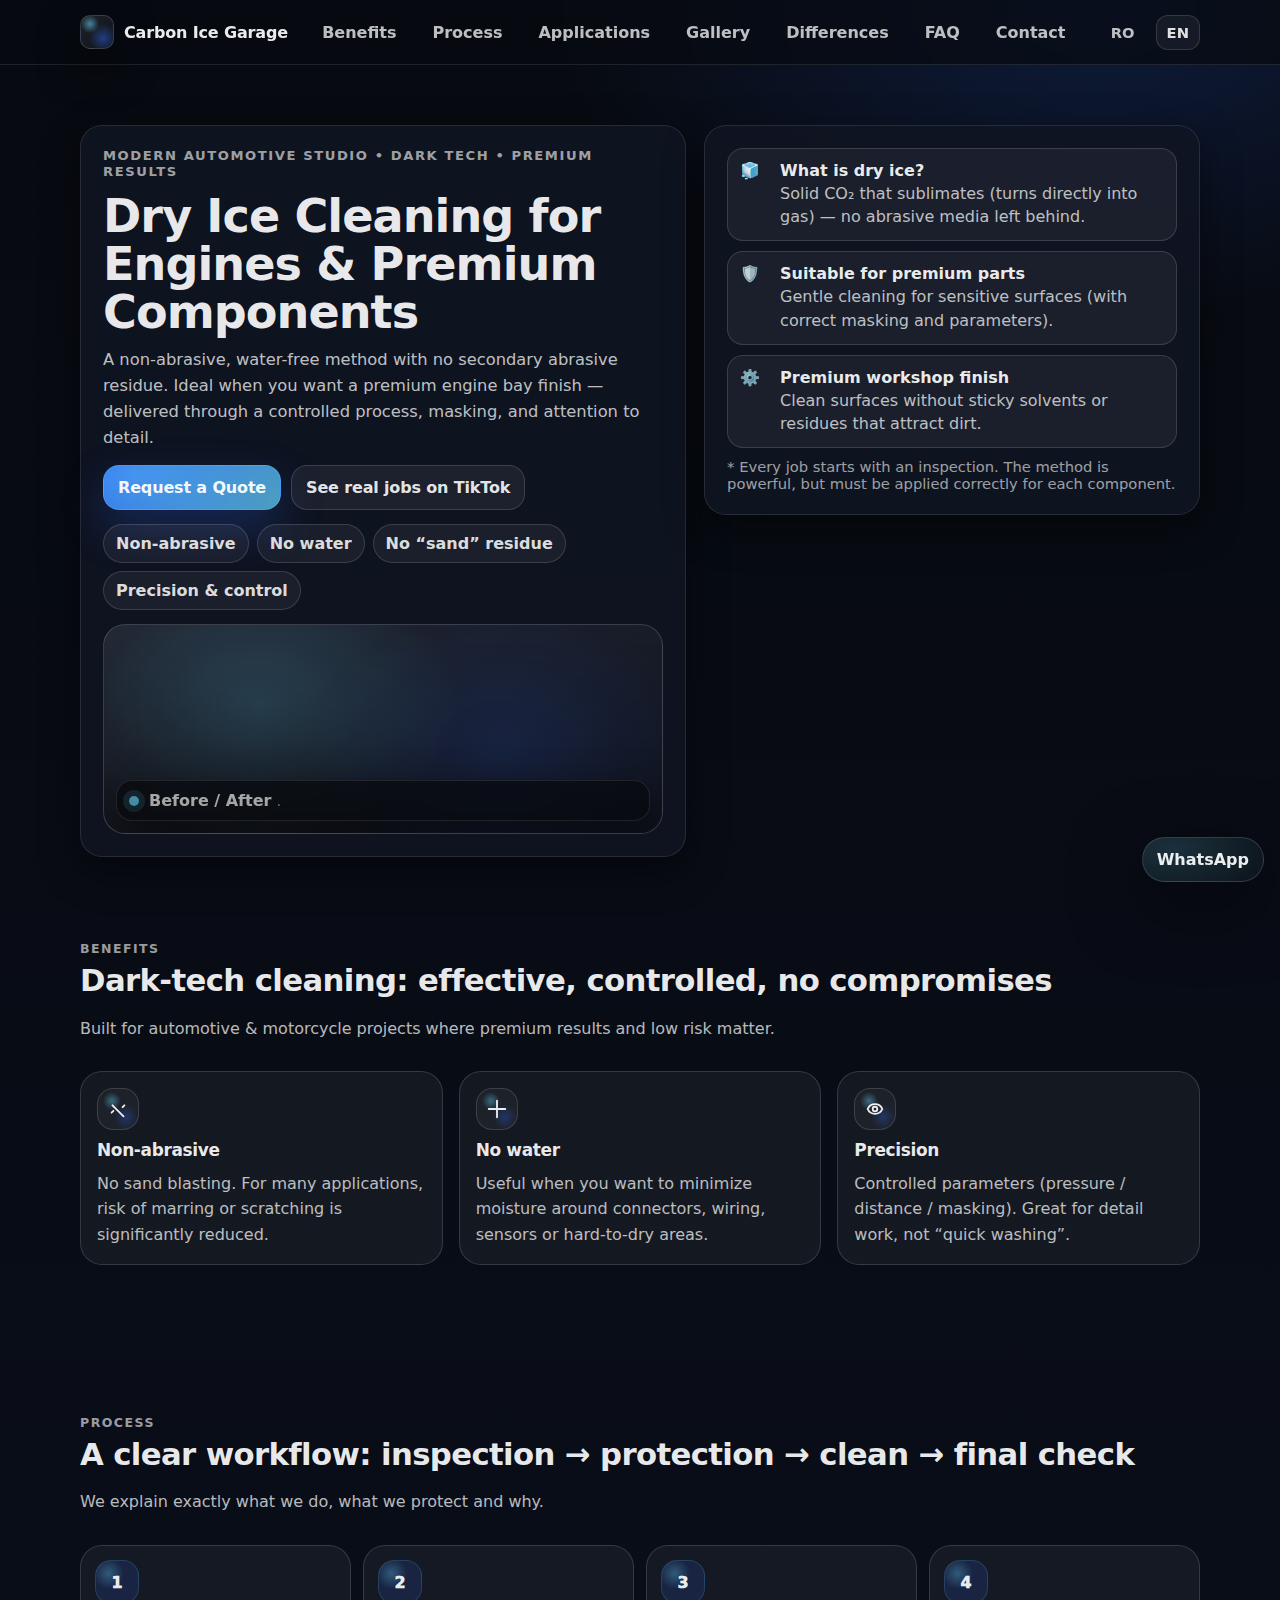
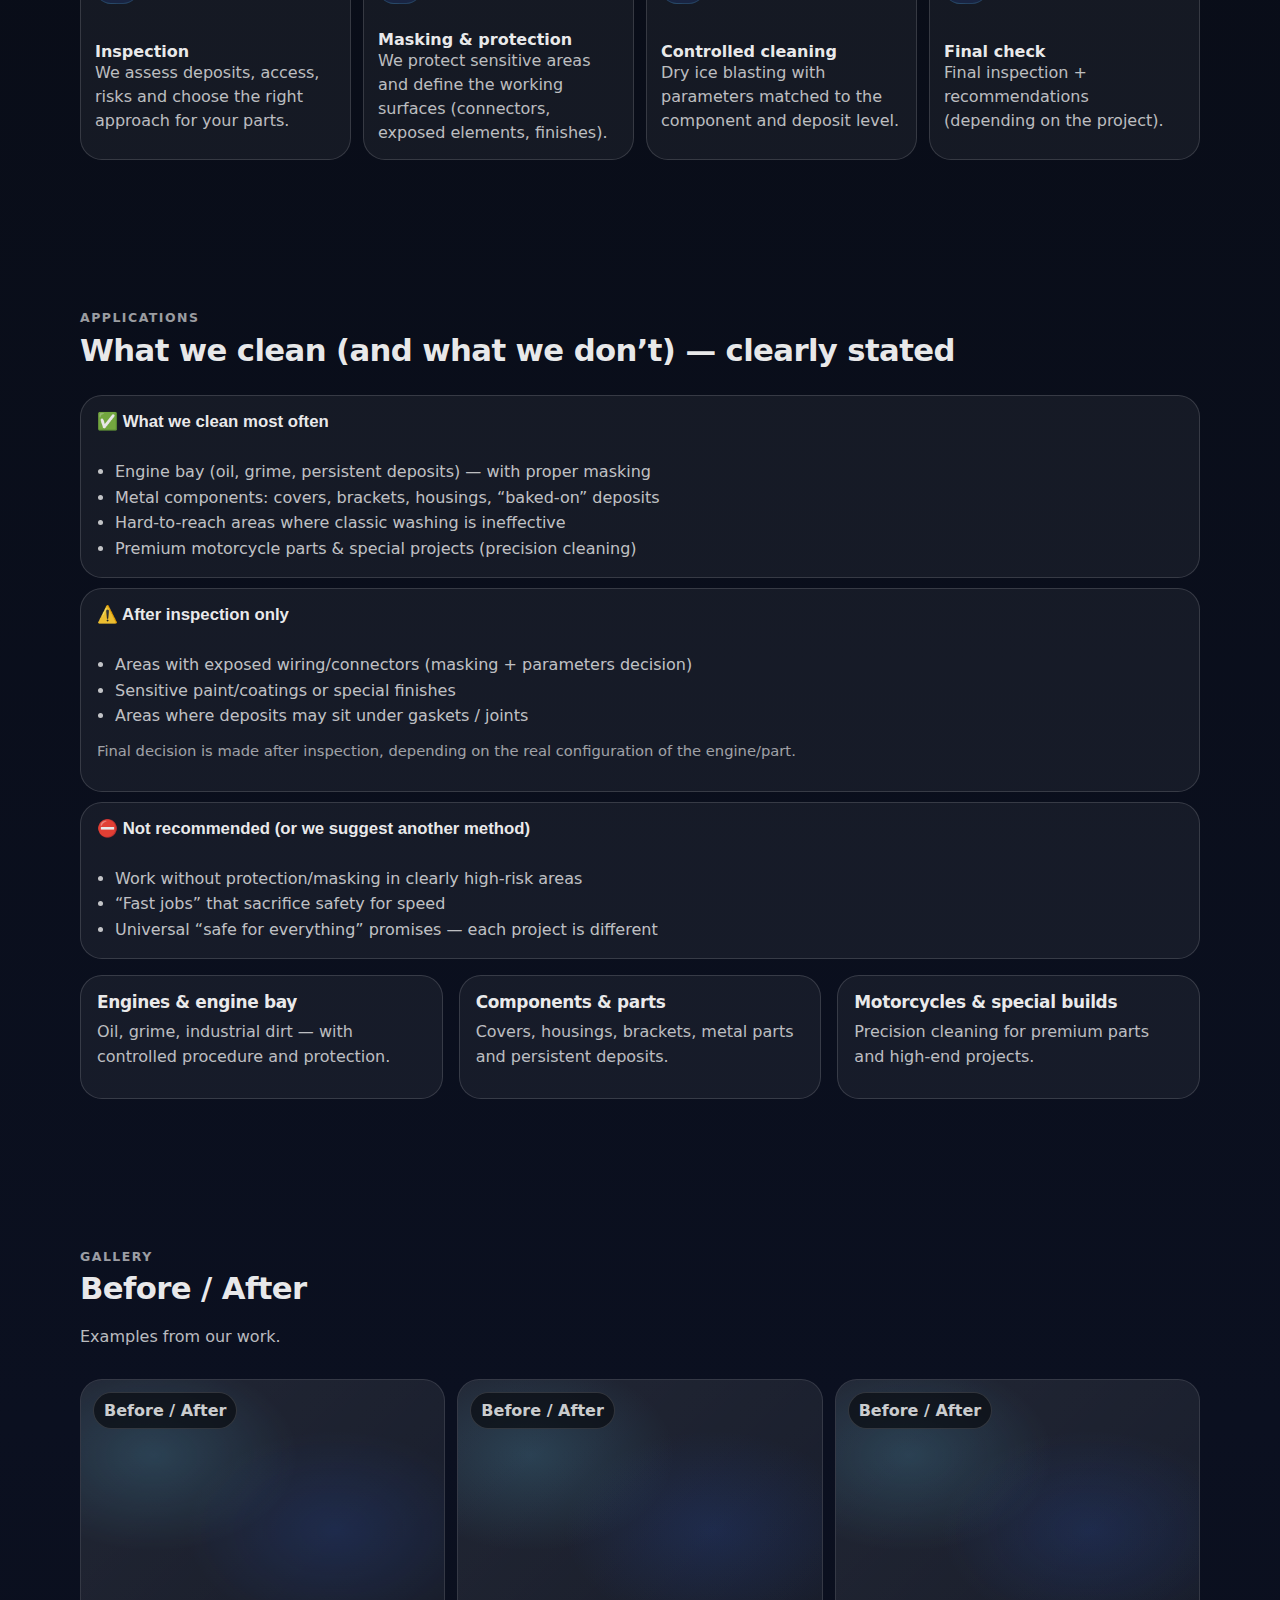
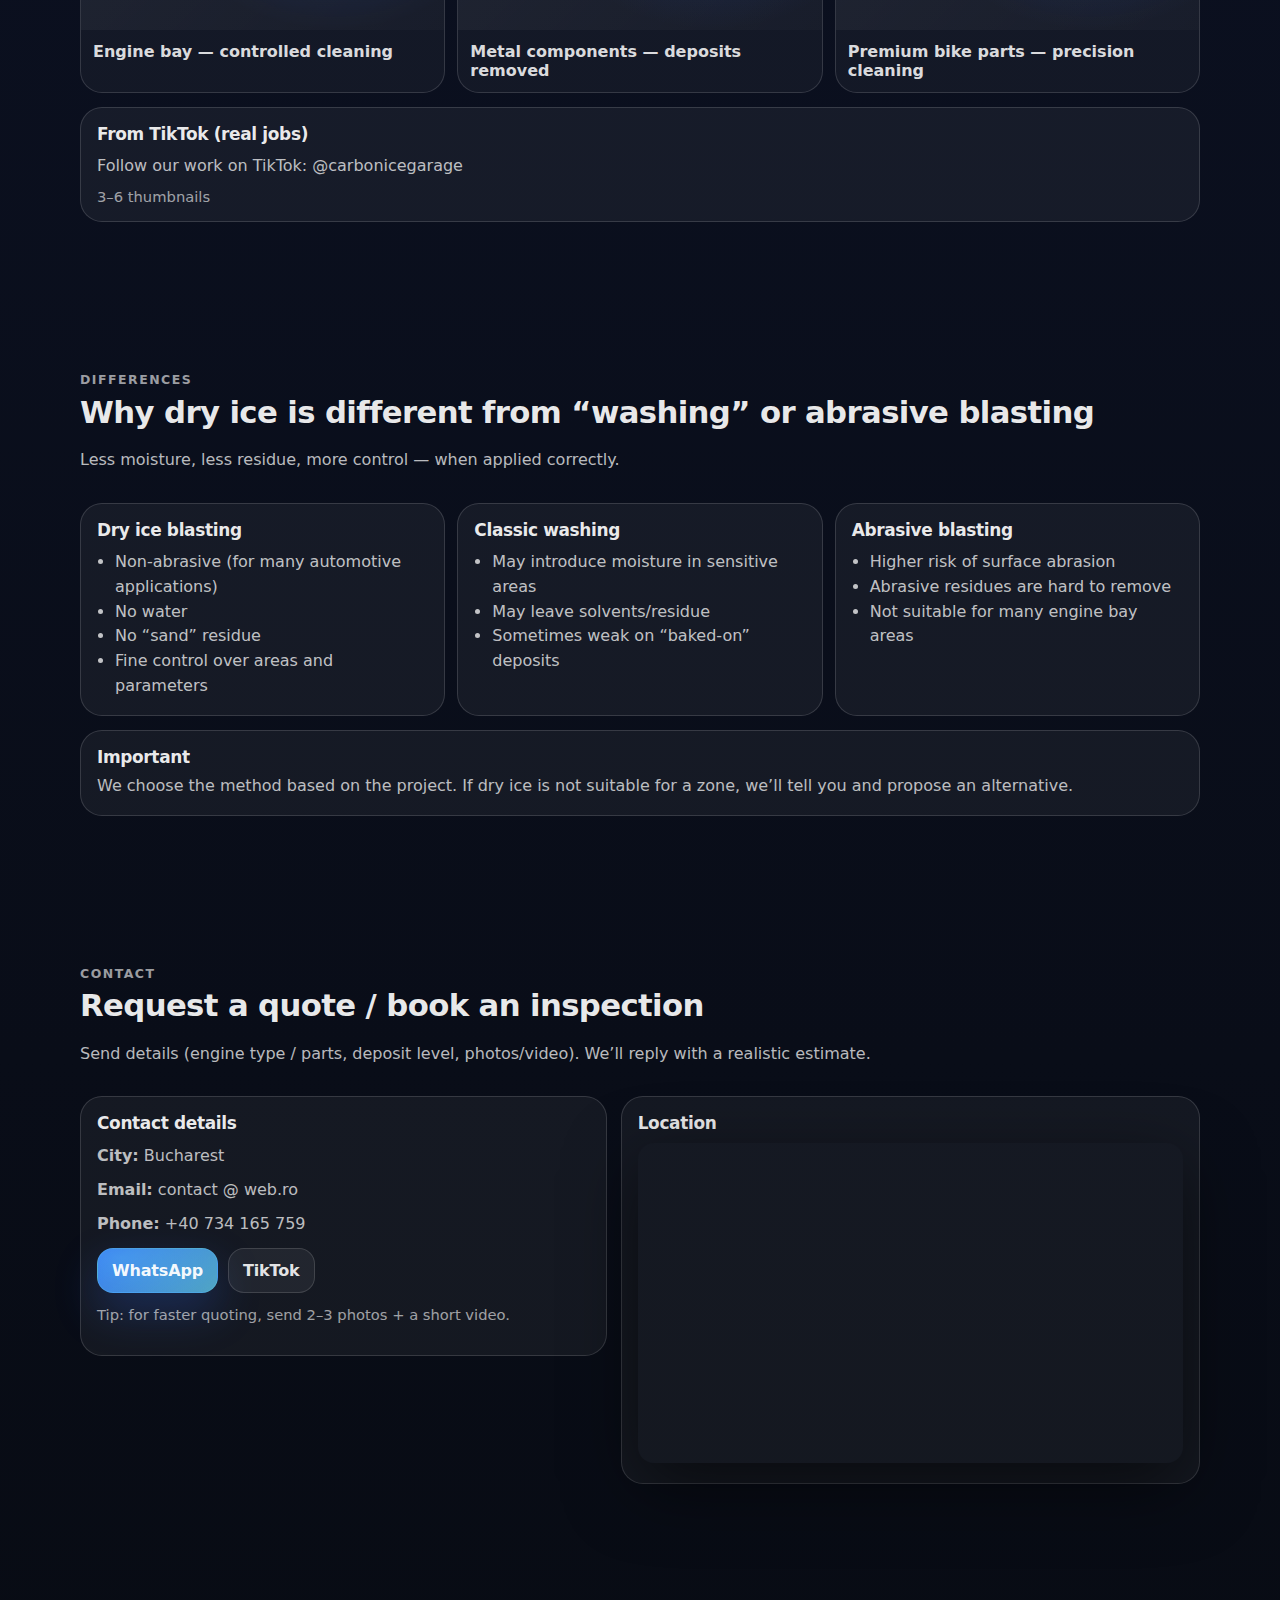
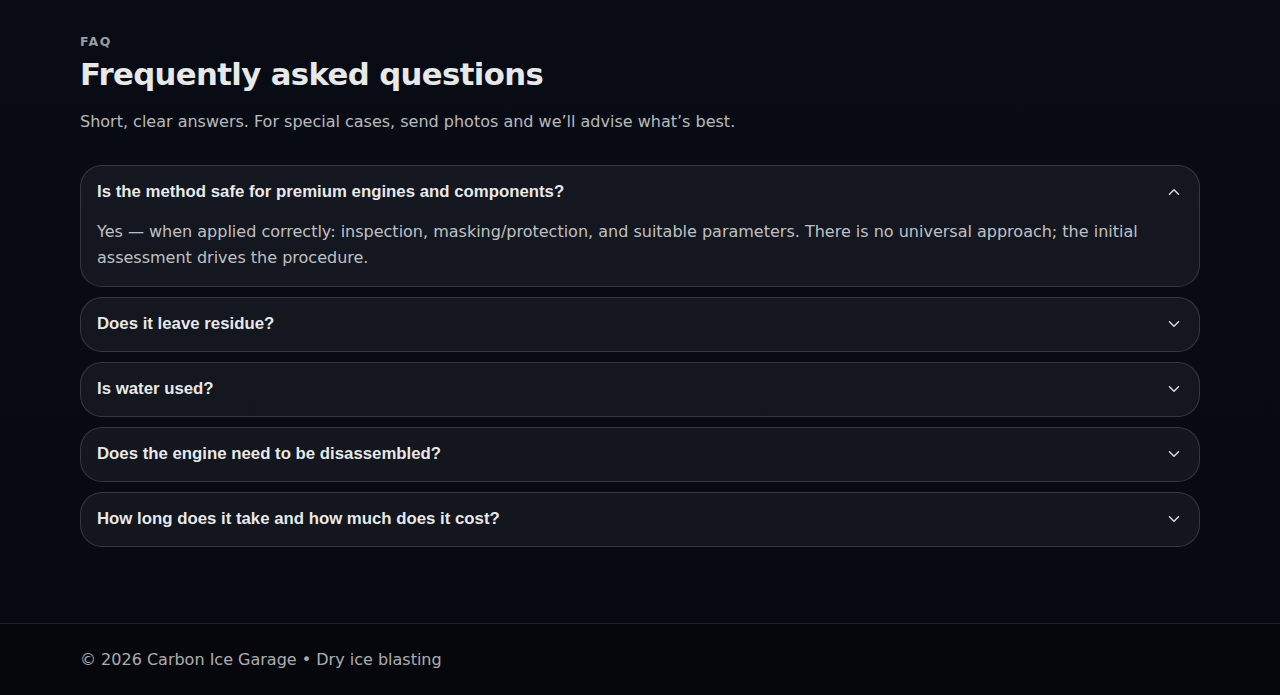
<file: legacy3/en.html>
<!doctype html>
<html lang="en">
<head>
  <meta charset="utf-8" />
  <meta name="viewport" content="width=device-width,initial-scale=1" />

  <title>Dry Ice Cleaning for Engines | Carbon Ice Garage</title>
  <meta name="description" content="Professional dry ice cleaning for engines and premium automotive components. Non-abrasive, residue-free, controlled process." />

  <meta property="og:title" content="Dry Ice Cleaning | Carbon Ice Garage" />
  <meta property="og:description" content="Non-abrasive, residue-free dry ice blasting for engines and premium components." />
  <meta property="og:type" content="website" />

  <link rel="stylesheet" href="css/base.css" />
  <link rel="stylesheet" href="css/layout.css" />
  <link rel="stylesheet" href="css/components.css" />
  <link rel="stylesheet" href="css/pages.css" />
</head>

<body>
  <header class="topbar">
    <div class="container topbar-inner">
      <a class="brand" href="#hero" aria-label="Go to top">
        <div class="logo" aria-hidden="true"></div>
        <span>Carbon Ice Garage</span>
      </a>

      <nav class="nav" aria-label="Navigation">
        <a href="#beneficii" data-route="/services">Benefits</a>
        <a href="#proces" data-route="/technology">Process</a>
        <a href="#aplicatii" data-route="/services">Applications</a>
        <a href="#galerie" data-route="/gallery">Gallery</a>
        <a href="#diferente" data-route="/technology">Differences</a>
        <a href="#faq" data-route="/faq">FAQ</a>
        <a href="#contact" data-route="/contact">Contact</a>
      </nav>

      <div class="lang" aria-label="Language">
        <a href="index.html">RO</a>
        <a href="en.html" aria-current="page">EN</a>
      </div>

      <button id="menuBtn" class="menu-btn" type="button" aria-label="Open menu">
        <svg viewBox="0 0 24 24" fill="none" aria-hidden="true">
          <path d="M4 7h16M4 12h16M4 17h16" stroke="currentColor" stroke-width="2" stroke-linecap="round"/>
        </svg>
      </button>
    </div>
  </header>

  <div id="mobileMenu" class="mobile-menu" aria-hidden="true" role="dialog" aria-label="Menu">
    <div class="mobile-panel">
      <div class="row">
        <div class="brand" aria-hidden="true">
          <div class="logo"></div>
          <span>Carbon Ice Garage</span>
        </div>
        <button id="closeMenuBtn" class="close-btn" type="button" aria-label="Close menu">
          <svg viewBox="0 0 24 24" fill="none" aria-hidden="true">
            <path d="M6 6l12 12M18 6L6 18" stroke="currentColor" stroke-width="2" stroke-linecap="round"/>
          </svg>
        </button>
      </div>

      <nav class="mobile-links" aria-label="Navigation (mobile)">
        <a href="#beneficii" data-route="/services">Benefits</a>
        <a href="#proces" data-route="/technology">Process</a>
        <a href="#aplicatii" data-route="/services">Applications</a>
        <a href="#galerie" data-route="/gallery">Gallery</a>
        <a href="#diferente" data-route="/technology">Differences</a>
        <a href="#faq" data-route="/faq">FAQ</a>
        <a href="#contact" data-route="/contact">Contact</a>
      </nav>
    </div>
  </div>

  <main id="hero" class="hero">
    <div class="container hero-grid">
      <section class="card hero-main" aria-label="Overview">
        <p class="kicker">Modern Automotive Studio • Dark Tech • Premium Results</p>
        <h1>Dry Ice Cleaning for Engines & Premium Components</h1>
        <p class="sub">
          A non-abrasive, water-free method with no secondary abrasive residue. Ideal when you want a premium engine bay finish
          — delivered through a controlled process, masking, and attention to detail.
        </p>

        <div class="cta-row">
          <a class="btn btn-primary" href="#contact" data-route="/contact">Request a Quote</a>
          <a class="btn btn-ghost" href="https://www.tiktok.com/@carbonicegarage" target="_blank" rel="noopener">See real jobs on TikTok</a>
        </div>

        <div class="badges" aria-label="Key benefits" style="margin-top:14px;">
          <div class="badge">Non-abrasive</div>
          <div class="badge">No water</div>
          <div class="badge">No “sand” residue</div>
          <div class="badge">Precision & control</div>
        </div>

        <div class="hero-media" aria-label="Gallery placeholder">
          <div class="media-label">
            <span class="dot" aria-hidden="true"></span>
            <div>
              <strong>Before / After</strong>
              <span class="small-muted">.</span>
            </div>
          </div>
        </div>
      </section>

      <aside class="card hero-side" aria-label="Why it works">
        <div class="pill">
          <div aria-hidden="true">🧊</div>
          <div>
            <strong>What is dry ice?</strong>
            <span>Solid CO₂ that sublimates (turns directly into gas) — no abrasive media left behind.</span>
          </div>
        </div>

        <div class="pill">
          <div aria-hidden="true">🛡️</div>
          <div>
            <strong>Suitable for premium parts</strong>
            <span>Gentle cleaning for sensitive surfaces (with correct masking and parameters).</span>
          </div>
        </div>

        <div class="pill">
          <div aria-hidden="true">⚙️</div>
          <div>
            <strong>Premium workshop finish</strong>
            <span>Clean surfaces without sticky solvents or residues that attract dirt.</span>
          </div>
        </div>

        <div class="small-muted">
          * Every job starts with an inspection. The method is powerful, but must be applied correctly for each component.
        </div>
      </aside>
    </div>
  </main>

  <section id="beneficii" class="section">
    <div class="container">
      <div class="section-head">
        <div class="eyebrow">Benefits</div>
        <h2>Dark-tech cleaning: effective, controlled, no compromises</h2>
        <p>Built for automotive & motorcycle projects where premium results and low risk matter.</p>
      </div>

      <div class="grid-3">
        <div class="feature panel">
          <div class="icon" aria-hidden="true">
            <svg viewBox="0 0 24 24" fill="none">
              <path d="M7 14l-2 2m14-8l-2 2M6 8l12 12" stroke="currentColor" stroke-width="2" stroke-linecap="round"/>
            </svg>
          </div>
          <h3>Non-abrasive</h3>
          <p>No sand blasting. For many applications, risk of marring or scratching is significantly reduced.</p>
        </div>

        <div class="feature panel">
          <div class="icon" aria-hidden="true">
            <svg viewBox="0 0 24 24" fill="none">
              <path d="M12 3v18M3 12h18" stroke="currentColor" stroke-width="2" stroke-linecap="round"/>
            </svg>
          </div>
          <h3>No water</h3>
          <p>Useful when you want to minimize moisture around connectors, wiring, sensors or hard-to-dry areas.</p>
        </div>

        <div class="feature panel">
          <div class="icon" aria-hidden="true">
            <svg viewBox="0 0 24 24" fill="none">
              <path d="M4 12c3-7 13-7 16 0-3 7-13 7-16 0z" stroke="currentColor" stroke-width="2"/>
              <path d="M12 9.5a2.5 2.5 0 100 5 2.5 2.5 0 000-5z" stroke="currentColor" stroke-width="2"/>
            </svg>
          </div>
          <h3>Precision</h3>
          <p>Controlled parameters (pressure / distance / masking). Great for detail work, not “quick washing”.</p>
        </div>
      </div>
    </div>
  </section>

  <section id="proces" class="section">
    <div class="container">
      <div class="section-head">
        <div class="eyebrow">Process</div>
        <h2>A clear workflow: inspection → protection → clean → final check</h2>
        <p>We explain exactly what we do, what we protect and why.</p>
      </div>

      <div class="steps">
        <div class="step">
          <div class="n">1</div>
          <div>
            <strong>Inspection</strong>
            <span>We assess deposits, access, risks and choose the right approach for your parts.</span>
          </div>
        </div>
        <div class="step">
          <div class="n">2</div>
          <div>
            <strong>Masking & protection</strong>
            <span>We protect sensitive areas and define the working surfaces (connectors, exposed elements, finishes).</span>
          </div>
        </div>
        <div class="step">
          <div class="n">3</div>
          <div>
            <strong>Controlled cleaning</strong>
            <span>Dry ice blasting with parameters matched to the component and deposit level.</span>
          </div>
        </div>
        <div class="step">
          <div class="n">4</div>
          <div>
            <strong>Final check</strong>
            <span>Final inspection + recommendations (depending on the project).</span>
          </div>
        </div>
      </div>
    </div>
  </section>

  <section id="aplicatii" class="section">
    <div class="container">
      <div class="section-head">
        <div class="eyebrow">Applications</div>
        <h2>What we clean (and what we don’t) — clearly stated</h2>
      </div>

      <div id="appsAccordion" class="accordion apps-accordion" aria-label="Applications (accordion)">
        <div class="acc-item" aria-expanded="true">
          <button class="acc-button" type="button">
            <span class="meta">✅ What we clean most often</span>
            <svg class="chev" viewBox="0 0 24 24" fill="none" aria-hidden="true">
              <path d="M6 9l6 6 6-6" stroke="currentColor" stroke-width="2" stroke-linecap="round" stroke-linejoin="round"/>
            </svg>
          </button>
          <div class="acc-panel">
            <div class="acc-content">
              <ul>
                <li>Engine bay (oil, grime, persistent deposits) — with proper masking</li>
                <li>Metal components: covers, brackets, housings, “baked-on” deposits</li>
                <li>Hard-to-reach areas where classic washing is ineffective</li>
                <li>Premium motorcycle parts & special projects (precision cleaning)</li>
              </ul>
            </div>
          </div>
        </div>

        <div class="acc-item" aria-expanded="false">
          <button class="acc-button" type="button">
            <span class="meta">⚠️ After inspection only</span>
            <svg class="chev" viewBox="0 0 24 24" fill="none" aria-hidden="true">
              <path d="M6 9l6 6 6-6" stroke="currentColor" stroke-width="2" stroke-linecap="round" stroke-linejoin="round"/>
            </svg>
          </button>
          <div class="acc-panel">
            <div class="acc-content">
              <ul>
                <li>Areas with exposed wiring/connectors (masking + parameters decision)</li>
                <li>Sensitive paint/coatings or special finishes</li>
                <li>Areas where deposits may sit under gaskets / joints</li>
              </ul>
              <p class="small-muted" style="margin-top:10px;">Final decision is made after inspection, depending on the real configuration of the engine/part.</p>
            </div>
          </div>
        </div>

        <div class="acc-item" aria-expanded="false">
          <button class="acc-button" type="button">
            <span class="meta">⛔ Not recommended (or we suggest another method)</span>
            <svg class="chev" viewBox="0 0 24 24" fill="none" aria-hidden="true">
              <path d="M6 9l6 6 6-6" stroke="currentColor" stroke-width="2" stroke-linecap="round" stroke-linejoin="round"/>
            </svg>
          </button>
          <div class="acc-panel">
            <div class="acc-content">
              <ul>
                <li>Work without protection/masking in clearly high-risk areas</li>
                <li>“Fast jobs” that sacrifice safety for speed</li>
                <li>Universal “safe for everything” promises — each project is different</li>
              </ul>
            </div>
          </div>
        </div>
      </div>

      <div class="grid-3" style="margin-top:16px;">
        <div class="panel">
          <h3 style="margin:0 0 6px;">Engines & engine bay</h3>
          <p>Oil, grime, industrial dirt — with controlled procedure and protection.</p>
        </div>
        <div class="panel">
          <h3 style="margin:0 0 6px;">Components & parts</h3>
          <p>Covers, housings, brackets, metal parts and persistent deposits.</p>
        </div>
        <div class="panel">
          <h3 style="margin:0 0 6px;">Motorcycles & special builds</h3>
          <p>Precision cleaning for premium parts and high-end projects.</p>
        </div>
      </div>
    </div>
  </section>

  <section id="galerie" class="section">
    <div class="container">
      <div class="section-head">
        <div class="eyebrow">Gallery</div>
        <h2>Before / After</h2>
        <p>Examples from our work.</p>
      </div>

      <div class="gallery">
        <div class="thumb">
          <div class="ph" aria-hidden="true"></div>
          <div class="cap">Engine bay — controlled cleaning</div>
        </div>
        <div class="thumb">
          <div class="ph" aria-hidden="true"></div>
          <div class="cap">Metal components — deposits removed</div>
        </div>
        <div class="thumb">
          <div class="ph" aria-hidden="true"></div>
          <div class="cap">Premium bike parts — precision cleaning</div>
        </div>
      </div>

      <div class="panel" style="margin-top:14px;">
        <h3 style="margin:0 0 8px;">From TikTok (real jobs)</h3>
        <p style="margin:0 0 10px;">
          Follow our work on TikTok:
          <a href="https://www.tiktok.com/@carbonicegarage" target="_blank" rel="noopener">@carbonicegarage</a>
        </p>
        <div class="small-muted">3–6 thumbnails</div>
      </div>
    </div>
  </section>

  <section id="diferente" class="section">
    <div class="container">
      <div class="section-head">
        <div class="eyebrow">Differences</div>
        <h2>Why dry ice is different from “washing” or abrasive blasting</h2>
        <p>Less moisture, less residue, more control — when applied correctly.</p>
      </div>

      <div class="compare" aria-label="Method comparison">
        <div class="panel">
          <h3>Dry ice blasting</h3>
          <ul>
            <li>Non-abrasive (for many automotive applications)</li>
            <li>No water</li>
            <li>No “sand” residue</li>
            <li>Fine control over areas and parameters</li>
          </ul>
        </div>
        <div class="panel">
          <h3>Classic washing</h3>
          <ul>
            <li>May introduce moisture in sensitive areas</li>
            <li>May leave solvents/residue</li>
            <li>Sometimes weak on “baked-on” deposits</li>
          </ul>
        </div>
        <div class="panel">
          <h3>Abrasive blasting</h3>
          <ul>
            <li>Higher risk of surface abrasion</li>
            <li>Abrasive residues are hard to remove</li>
            <li>Not suitable for many engine bay areas</li>
          </ul>
        </div>
      </div>

      <div class="panel" style="margin-top:14px;">
        <h3 style="margin:0 0 6px;">Important</h3>
        <p style="margin:0;">
          We choose the method based on the project. If dry ice is not suitable for a zone, we’ll tell you and propose an alternative.
        </p>
      </div>
    </div>
  </section>

  <section id="contact" class="section">
    <div class="container">
      <div class="section-head">
        <div class="eyebrow">Contact</div>
        <h2>Request a quote / book an inspection</h2>
        <p>Send details (engine type / parts, deposit level, photos/video). We’ll reply with a realistic estimate.</p>
      </div>

      <div class="contact-grid">
        <div class="panel">
          <h3 style="margin:0 0 10px;">Contact details</h3>
          <p style="margin:0 0 8px;"><strong>City:</strong> Bucharest</p>
          <p style="margin:0 0 8px;"><strong>Email:</strong> <a href="mailto:contact@web.ro">contact @ web.ro</a></p>
          <p style="margin:0 0 8px;"><strong>Phone:</strong> <a href="tel:+40734165759">+40 734 165 759</a></p>

          <div class="cta-row" style="margin-top:12px;">
            <a class="btn btn-primary" href="https://wa.me/40734165759?text=Hi!%20I%20would%20like%20a%20quote%20for%20dry%20ice%20cleaning.%20I%20will%20send%20photos%20and%20details." target="_blank" rel="noopener">
              WhatsApp
            </a>
            <a class="btn btn-ghost" href="https://www.tiktok.com/@carbonicegarage" target="_blank" rel="noopener">TikTok</a>
          </div>

          <p class="small-muted" style="margin-top:10px;">
            Tip: for faster quoting, send 2–3 photos + a short video.
          </p>
        </div>

        <div class="panel map-wrap">
          <h3 style="margin:0 0 10px;">Location</h3>
          <iframe
            src="https://www.google.com/maps/embed?pb=!1m18!1m12!1m3!1d1425.1409445404167!2d26.122356863444065!3d44.40686099296682!2m3!1f0!2f0!3f0!3m2!1i1024!2i768!4f13.1!3m3!1m2!1s0x40b1fef709a20ce5%3A0x7a809765e84a3b2b!2sAmanet%20Auto%20Andy%20Popescu!5e0!3m2!1sen!2sro!4v1766094596598!5m2!1sen!2sro"
            loading="lazy"
            referrerpolicy="no-referrer-when-downgrade"
            title="Carbon Ice Garage location map"
          ></iframe>
        </div>
      </div>
    </div>
  </section>

  <section id="faq" class="section">
    <div class="container">
      <div class="section-head">
        <div class="eyebrow">FAQ</div>
        <h2>Frequently asked questions</h2>
        <p>Short, clear answers. For special cases, send photos and we’ll advise what’s best.</p>
      </div>

      <div id="faqAccordion" class="accordion" aria-label="FAQ (accordion)">
        <div class="acc-item" aria-expanded="true">
          <button class="acc-button" type="button">
            <span class="meta">Is the method safe for premium engines and components?</span>
            <svg class="chev" viewBox="0 0 24 24" fill="none" aria-hidden="true">
              <path d="M6 9l6 6 6-6" stroke="currentColor" stroke-width="2" stroke-linecap="round" stroke-linejoin="round"/>
            </svg>
          </button>
          <div class="acc-panel">
            <div class="acc-content">
              Yes — when applied correctly: inspection, masking/protection, and suitable parameters. There is no universal approach; the initial assessment drives the procedure.
            </div>
          </div>
        </div>

        <div class="acc-item" aria-expanded="false">
          <button class="acc-button" type="button">
            <span class="meta">Does it leave residue?</span>
            <svg class="chev" viewBox="0 0 24 24" fill="none" aria-hidden="true">
              <path d="M6 9l6 6 6-6" stroke="currentColor" stroke-width="2" stroke-linecap="round" stroke-linejoin="round"/>
            </svg>
          </button>
          <div class="acc-panel">
            <div class="acc-content">
              Dry ice sublimates (no abrasive “sand” residue). What remains are the loosened deposits, which are collected during the job.
            </div>
          </div>
        </div>

        <div class="acc-item" aria-expanded="false">
          <button class="acc-button" type="button">
            <span class="meta">Is water used?</span>
            <svg class="chev" viewBox="0 0 24 24" fill="none" aria-hidden="true">
              <path d="M6 9l6 6 6-6" stroke="currentColor" stroke-width="2" stroke-linecap="round" stroke-linejoin="round"/>
            </svg>
          </button>
          <div class="acc-panel">
            <div class="acc-content">
              No. It’s not a water wash. This helps reduce moisture around sensitive areas.
            </div>
          </div>
        </div>

        <div class="acc-item" aria-expanded="false">
          <button class="acc-button" type="button">
            <span class="meta">Does the engine need to be disassembled?</span>
            <svg class="chev" viewBox="0 0 24 24" fill="none" aria-hidden="true">
              <path d="M6 9l6 6 6-6" stroke="currentColor" stroke-width="2" stroke-linecap="round" stroke-linejoin="round"/>
            </svg>
          </button>
          <div class="acc-panel">
            <div class="acc-content">
              Not necessarily. It depends on access, deposit type, and the desired level of detail. Many jobs can be done without full disassembly, but inspection decides.
            </div>
          </div>
        </div>

        <div class="acc-item" aria-expanded="false">
          <button class="acc-button" type="button">
            <span class="meta">How long does it take and how much does it cost?</span>
            <svg class="chev" viewBox="0 0 24 24" fill="none" aria-hidden="true">
              <path d="M6 9l6 6 6-6" stroke="currentColor" stroke-width="2" stroke-linecap="round" stroke-linejoin="round"/>
            </svg>
          </button>
          <div class="acc-panel">
            <div class="acc-content">
              Time and cost depend on size, access, deposit level and protection requirements. Send 2–3 photos / a short video and we’ll provide a realistic estimate.
            </div>
          </div>
        </div>
      </div>
    </div>
  </section>

  <footer class="footer">
    <div class="container">
      © <span id="y">2026</span> Carbon Ice Garage • Dry ice blasting
    </div>
  </footer>

  <div class="bottom-cta" role="region" aria-label="Quick actions (mobile)">
    <div class="bottom-cta-inner">
      <a class="btn btn-primary" href="tel:+40734165759">Call now</a>
      <a class="btn btn-ghost" href="#contact" data-route="/contact">Request quote</a>
    </div>
  </div>

  <a class="whatsapp-float"
     href="https://wa.me/40734165759?text=Hi!%20I%20would%20like%20a%20quote%20for%20dry%20ice%20cleaning."
     target="_blank" rel="noopener"
     aria-label="Open WhatsApp">
    <span>WhatsApp</span>
  </a>

  <script src="js/ui.js"></script>
</body>
</html>
</file>
<file: assets/css/main.css>
/* =========================================================
   Carbon Ice Garage — v1
   Scope: BODY + HEADER + HERO only (no frameworks)
   ========================================================= */

/* --------- 0) Reset minimal --------- */
*,
*::before,
*::after { box-sizing: border-box; }

html { scroll-behavior: smooth; }

body {
  margin: 0;
  font-family: ui-sans-serif, system-ui, -apple-system, Segoe UI, Roboto, Helvetica, Arial, "Apple Color Emoji", "Segoe UI Emoji";
  color: #e7edf5;
  line-height: 1.55;
  -webkit-font-smoothing: antialiased;
  text-rendering: optimizeLegibility;

  /* FUNDAL NEUTRU – FĂRĂ LUMINĂ */
  background: linear-gradient(180deg, #070a0f 0%, #0a0e15 100%);
}

img { max-width: 100%; display: block; }
a { color: inherit; text-decoration: none; }

/* --------- 1) Tokens (legacy3-ish: dark automotive + ice tech) --------- */
:root{
  --bg0:#070a0f;
  --bg1:#0a0e15;
  --panel: rgba(255,255,255,.04);
  --panel2: rgba(255,255,255,.06);
  --border: rgba(255,255,255,.08);

  --text: #e7edf5;
  --muted:#b7c2d1;
  --muted2:#8fa0b4;

  --ice1:#6be4ff;
  --ice2:#9aa8ff;

  --radius: 14px;
  --shadow: 0 18px 60px rgba(0,0,0,.55);
  --shadowSoft: 0 10px 30px rgba(0,0,0,.35);

  --max: 1120px;
  --pad: 24px;
}


/* =========================================================
   HEADER
   Markup: header > nav > .brand + ul
   ========================================================= */
header{
  position: sticky;
  top: 0;
  z-index: 1000;

  /* DOAR GLASS, FĂRĂ LUMINĂ */
  background: linear-gradient(
    180deg,
    rgba(7,10,15,.75),
    rgba(7,10,15,.35)
  );

  backdrop-filter: blur(10px);
  border-bottom: 1px solid rgba(255,255,255,.05);
}


/* nav container */
header nav{
  width: 100%;
  max-width: none;
  pointer-events: auto;
  display: grid;
  grid-template-columns: auto 1fr;
  align-items: center;

  padding: 14px 32px;
}


/* brand */
header nav .brand{
  display: flex;
  align-items: center;
  gap: 10px;
  min-width: 180px;
}

header nav .brand span{
  font-weight: 650;
  letter-spacing: .2px;
  color: #f4f8ff;
}

/* menu list: kill bullets + make horizontal */
header nav ul{
  list-style: none;
  margin: 0;
  padding: 0;

  display: flex;
  align-items: center;
  gap: 22px;

  flex-wrap: wrap;            /* cerința ta: OK pe 2 rânduri */
  justify-content: flex-end;
}

/* links */
header nav ul a{
  font-size: 14px;
  color: var(--muted);
  padding: 8px 10px;
  border-radius: 10px;
  transition: color .18s ease, background .18s ease, border-color .18s ease;
  border: 1px solid transparent;
}

header nav ul a:hover{
  color: #e9f7ff;
  background: rgba(255,255,255,.04);
  border-color: rgba(125,220,255,.18);
}

header nav ul li:last-child{
  margin-left: 12px;
  padding-left: 18px;
  border-left: 1px solid rgba(255,255,255,.18);
}

@media (max-width: 768px) {
  header nav ul {
    display: none;
  }
}


/* =========================================================
   HERO
   Markup: section#hero + .eyebrow + h1 + .subtitle + .cta-group + .proof-chips
   ========================================================= */
#hero{
  /* FULL BLEED */
  width: 100%;
  max-width: none;
  margin: 0;

  /* overlap cu header */
  margin-top: -64px;
  padding-top: 108px;
  padding-bottom: 160px;
  padding-left: var(--pad);
  padding-right: var(--pad);
  
  position: relative;
  z-index: 10;
  overflow: hidden;

  background: none; /* IMPORTANT */
}

#hero::before {
  content: "";
  position: absolute;
  inset: 0;
  z-index: 0;
  pointer-events: none;

  background:
    radial-gradient(1200px 700px at 85% 20%, rgba(154,168,255,.22), transparent 65%),
    radial-gradient(900px 600px at 15% -10%, rgba(107,228,255,.18), transparent 60%);
}

#hero > *{
  max-width: var(--max);
  margin-left: auto;
  margin-right: auto;
  position: relative;
  z-index: 2;
}


/* hero “halo” (ice tech) */


/* eyebrow */
#hero .eyebrow{
  margin: 0 0 10px;
  max-width: var(--max);
  margin-left: 0;
  margin-right: auto;
  text-align: left;
  font-size: 12px;
  letter-spacing: .22em;
  text-transform: uppercase;
  color: rgba(125, 220, 255, .92);
}

/* headline */
#hero h1{
  margin: 0 0 18px;
  max-width: var(--max);
  margin-left: auto;
  margin-right: auto;

  text-align: center;
  font-weight: 720;
  line-height: 1.08;
  color: #f5f9ff;

  /* foarte important: scale pe viewport */
  font-size: clamp(34px, 4.6vw, 56px);
}

/* subtitle */
#hero .subtitle{
  margin: 0 0 26px;
  max-width: 720px;
  margin-left: auto;
  margin-right: auto;

  text-align: center;
  color: var(--muted);
  font-size: 16px;
}

/* CTA group */
#hero .cta-group{
  display: flex;
  justify-content: left;
  align-items: center;
  gap: 12px;
  flex-wrap: wrap;
  margin: 0 0 18px;
}

/* buttons (real classes) */
#hero .btn-primary,
#hero .btn-secondary{
  display: inline-flex;
  align-items: center;
  justify-content: center;
  gap: 10px;

  padding: 12px 18px;
  border-radius: 12px;
  font-size: 14px;
  font-weight: 600;
  border: 1px solid transparent;
  transition: transform .14s ease, box-shadow .14s ease, background .14s ease, border-color .14s ease, color .14s ease;
  user-select: none;
}

/* primary: ice gradient */
#hero .btn-primary{
  color: #071018;
  background: linear-gradient(90deg, var(--ice1), var(--ice2));
  box-shadow: 0 14px 40px rgba(107,228,255,.18), inset 0 1px 0 rgba(255,255,255,.35);
}

#hero .btn-primary:hover{
  transform: translateY(-1px);
  box-shadow: 0 18px 52px rgba(107,228,255,.26), inset 0 1px 0 rgba(255,255,255,.40);
}

/* secondary: glass outline */
#hero .btn-secondary{
  color: #eaf5ff;
  background: rgba(255,255,255,.03);
  border-color: rgba(255,255,255,.10);
}

#hero .btn-secondary:hover{
  background: rgba(125,220,255,.08);
  border-color: rgba(125,220,255,.25);
}

/* proof chips */
#hero .proof-chips{
  list-style: none;
  padding: 0;
  margin: 0;

  display: flex;
  gap: 10px;
  flex-wrap: wrap;
}

#hero .proof-chips li{
  font-size: 13px;
  color: #d6e4f3;
  padding: 8px 10px;
  border-radius: 999px;

  background: rgba(255,255,255,.03);
  border: 1px solid rgba(255,255,255,.08);
}

/* =========================================================
   Responsiveness (doar header + hero)
   ========================================================= */
@media (max-width: 720px){
  header nav{
    padding: 12px 16px;
  }

  header nav .brand{
    min-width: auto;
  }

  #hero{
    padding: 56px 16px 40px;
  }

  #hero .subtitle{
    font-size: 15px;
  }
}

#beneficii{
  position: relative;
  margin-top: 0;          /* NU mai suprapunem */
  padding-top: 96px;
  padding-bottom: 48px;

  background:
    linear-gradient(
      180deg,
      rgba(7,10,15,0) 0%,
      rgba(7,10,15,.55) 45%,
      rgba(7,10,15,.85) 100%
    );
}

#beneficii::before{
  content:"";
  position:absolute;
  top:-120px;             /* AICI mutăm „tranziția” */
  left:0;
  right:0;
  height:120px;

  background:
    linear-gradient(
      180deg,
      rgba(7,10,15,0) 0%,
      rgba(7,10,15,.55) 45%,
      rgba(7,10,15,.85) 100%
    );

  pointer-events: none;   /* CRITIC */
}

#beneficii h2{
  max-width: var(--max);
  margin: 0 auto 14px;
  padding: 0 var(--pad);
  font-size: clamp(26px, 3.2vw, 34px);
  font-weight: 650;
  color: #eef3fa;
}

#beneficii .section-intro{
  max-width: var(--max);
  margin: 0 auto 56px;
  padding: 0 var(--pad);
  text-align: left;
  color: var(--muted);
  font-size: 16px;
}


#beneficii h3{
  max-width: var(--max);
  margin: 0 auto 20px;
  padding: 0 var(--pad);

  font-size: 18px;
  font-weight: 600;
  color: #e8eef7;
}

/* =========================
   BENEFICII — variantă fuzionată (C)
   ========================= */

#beneficii .benefit-blocks{
  max-width: var(--max);
  margin: 0 auto;
  padding: 0 var(--pad);
  display: grid;
  gap: 52px;
}

#beneficii .benefit{
  position: relative;
  padding-left: 28px;
}

#beneficii .benefit::before{
  content:"";
  position:absolute;
  left:0;
  top:6px;
  width:2px;
  height:calc(100% - 6px);
  background: linear-gradient(
    180deg,
    rgba(125,220,255,.35),
    rgba(125,220,255,.06)
  );
}

#beneficii .benefit h3{
  margin: 0 0 6px;
  font-size: 18px;
  font-weight: 650;
  color: #f3f7ff;
}

#beneficii .benefit-desc{
  margin: 0 0 14px;
  max-width: 680px;
  font-size: 15px;
  color: var(--muted);
}

#beneficii .benefit-uses{
  list-style: none;
  padding: 0;
  margin: 0;
  display: grid;
  gap: 6px;
}

#beneficii .benefit-uses li{
  font-size: 14px;
  color: var(--muted2);
  padding-left: 14px;
  position: relative;
}

#beneficii .benefit-uses li::before{
  content:"–";
  position:absolute;
  left:0;
  color: rgba(125,220,255,.6);
}

@media (max-width: 768px) {
  #beneficii {
    position: relative;
    z-index: 1;
    margin-top: 0;
    transform: none;
  }
}


#proces{
  position: relative;
  z-index: 10;

  padding-top: 48px;
  padding-bottom: 48px;

  background:
    linear-gradient(
      180deg,
      rgba(7,10,15,.85) 0%,
      rgba(7,10,15,.95) 100%
    );
}

#proces h2{
  max-width: var(--max);
  margin: 0 auto 56px;
  padding: 0 var(--pad);

  font-size: clamp(26px, 3vw, 32px);
  font-weight: 650;
  color: #eef3fa;
}

#proces .process-steps{
  max-width: var(--max);
  margin: 0 auto;
  padding: 0 var(--pad);

  list-style: none;
  counter-reset: step;
}

#proces .process-steps li{
  position: relative;
  padding-left: 56px;
  padding-bottom: 56px;

  counter-increment: step;
}

#proces .process-steps li::before{
  content: counter(step);
  position: absolute;
  left: 0;
  top: 0;

  width: 36px;
  height: 36px;

  display: flex;
  align-items: center;
  justify-content: center;

  font-size: 14px;
  font-weight: 600;
  color: #071018;

  background: linear-gradient(
    180deg,
    rgba(125,220,255,.9),
    rgba(125,220,255,.7)
  );

  border-radius: 50%;
}

#proces .process-steps li::after{
  content:"";
  position:absolute;
  left:17px;
  top:40px;
  width:2px;
  height:calc(100% - 40px);

  background: linear-gradient(
    180deg,
    rgba(125,220,255,.35),
    rgba(125,220,255,.05)
  );
}

#proces .process-steps li:last-child::after{
  display:none;
}

#proces .process-steps h3{
  margin: 0 0 6px;
  font-size: 17px;
  font-weight: 650;
  color: #f3f7ff;
}

#proces .process-steps p{
  margin: 0;
  max-width: 640px;
  font-size: 15px;
  color: var(--muted);
}

/* =========================
   PROCES — layout orizontal
   ========================= */

@media (min-width: 900px){
  #proces .process-steps{
    display: grid;
    position: relative;
    grid-template-columns: repeat(4, 1fr);
    gap: 40px;
  }
  #proces .process-steps::before{
    content:"";
    position:absolute;
    top: 18px;
    left: 0;
    width: 100%;
    height: 2px;

    background: linear-gradient(
      90deg,
      rgba(125,220,255,.35),
      rgba(125,220,255,.05)
    );
  }
  #proces .process-steps li{
    padding-left: 0;
    padding-bottom: 0;
  }
  #proces .process-steps li::before{
    position: relative;
    left: 0;
    top: 0;

    margin-bottom: 16px;
  }
  #proces .process-steps li::after{
    display: none;
  }
  #proces .process-steps h3,
  #proces .process-steps p{
    text-align: left;
  }
}

/* =========================
   DIFERENTE
   ========================= */

#diferente{
  padding-top: 48px;
  padding-bottom: 48px;
}

#diferente h2{
  max-width: var(--max);
  margin: 0 auto 56px;
  padding: 0 var(--pad);

  font-size: clamp(26px, 3vw, 32px);
  font-weight: 650;
  color: #eef3fa;
}

#diferente .comparison{
  max-width: var(--max);
  margin: 0 auto;
  padding: 0 var(--pad);

  display: grid;
  grid-template-columns: repeat(3, 1fr);
  gap: 28px;
}

@media (max-width: 900px){
  #diferente .comparison{
    grid-template-columns: 1fr;
  }
}

#diferente .comparison article{
  position: relative;

  padding: 20px 18px;
  border-radius: var(--radius);

  background: linear-gradient(
    180deg,
    rgba(255,255,255,.03),
    rgba(255,255,255,.01)
  );

  border: 1px solid rgba(255,255,255,.08);
}

#diferente .comparison article:first-child{
  border-color: rgba(125,220,255,.35);
  background: linear-gradient(
    180deg,
    rgba(125,220,255,.10),
    rgba(125,220,255,.03)
  );
}

#diferente .comparison h3{
  margin: 0 0 8px;
  font-size: 17px;
  font-weight: 650;
  color: #f3f7ff;
}

#diferente .comparison article:first-child h3{
  color: #dff6ff;
}

#diferente .comparison ul{
  margin: 0;
  padding: 0;
  list-style: none;

  display: grid;
  gap: 4px;
}

#diferente .comparison li{
  font-size: 14px;
  line-height: 1.4; 
  color: var(--muted2);
  padding-left: 12px;
  position: relative;
}

#diferente .comparison li::before{
  content:"–";
  position:absolute;
  left:0;
  color: rgba(255,255,255,.35);
}

#diferente .important-note{
  max-width: var(--max);
  margin: 48px auto 0;
  padding: 0 var(--pad);

  font-size: 14px;
  color: var(--muted);

  border-left: 2px solid rgba(125,220,255,.25);
  padding-left: 18px;
}


/* =========================
   CONTACT
   ========================= */

#contact{
  padding-top: 48px;
  padding-bottom: 48px;
}

#contact h2{
  max-width: var(--max);
  margin: 0 auto 14px;
  padding: 0 var(--pad);

  font-size: clamp(26px, 3vw, 32px);
  font-weight: 650;
  color: #eef3fa;
}

#contact > p{
  max-width: 760px;
  margin: 0 auto 40px;
  padding: 0 var(--pad);

  color: var(--muted);
  font-size: 15px;
}

#contact .contact-grid{
  max-width: var(--max);
  margin: 0 auto;
  padding: 0 var(--pad);

  display: grid;
  grid-template-columns: 1.05fr .95fr;
  gap: 24px;
}

@media (max-width: 900px){
  #contact .contact-grid{
    grid-template-columns: 1fr;
  }
}

#contact .contact-details,
#contact .contact-map{
  border-radius: var(--radius);
  border: 1px solid rgba(255,255,255,.08);

  background: linear-gradient(
    180deg,
    rgba(255,255,255,.03),
    rgba(255,255,255,.01)
  );

  box-shadow: var(--shadowSoft);
}

#contact .contact-details{
  padding: 22px 20px;
}

#contact .contact-details p{
  margin: 0 0 10px;
  color: var(--muted2);
  font-size: 14px;
}

#contact .contact-details strong{
  color: #f3f7ff;
  font-weight: 650;
}

#contact .contact-details a{
  color: rgba(125,220,255,.85);
  text-decoration: none;
}

#contact .contact-details a:hover{
  text-decoration: underline;
}

#contact .contact-details a[href^="https://wa.me"]{
  display: inline-flex;
  align-items: center;
  justify-content: center;

  margin-top: 8px;
  padding: 12px 14px;

  border-radius: 12px;
  border: 1px solid rgba(125,220,255,.25);

  background: linear-gradient(
    180deg,
    rgba(125,220,255,.20),
    rgba(125,220,255,.10)
  );

  color: #071018;
  font-weight: 650;
  text-decoration: none;
}

#contact .contact-details a[href^="https://wa.me"]:hover{
  border-color: rgba(125,220,255,.35);
}

#contact .contact-map{
  min-height: 220px;
  border-radius: var(--radius);
  overflow: hidden;
}

#contact .contact-map::before{
  display: block;
  padding: 18px 20px;

  color: rgba(255,255,255,.35);
  font-size: 13px;

  border-bottom: 1px solid rgba(255,255,255,.06);
}

#contact .contact-map iframe{
  width: 100%;
  height: 100%;
  min-height: 220px;

  border: 0;
  display: block;

  filter: grayscale(100%) contrast(1.05) brightness(.9);
}


/* =========================
   FAQ
   ========================= */

#faq{
  padding-top: 48px;
  padding-bottom: 48px;
}

#faq h2{
  max-width: var(--max);
  margin: 0 auto 48px;
  padding: 0 var(--pad);

  font-size: clamp(26px, 3vw, 32px);
  font-weight: 650;
  color: #eef3fa;
}

#faq details{
  max-width: var(--max);
  margin: 0 auto;
  padding: 0 var(--pad);
  border-bottom: 1px solid rgba(255,255,255,.08);
  padding: 18px 0;
}

#faq summary{
  list-style: none;
  cursor: pointer;
}

#faq summary::-webkit-details-marker{
  display: none;
}

#faq summary{
  display: flex;
  align-items: center;
  justify-content: space-between;
  gap: 16px;

  font-size: 16px;
  font-weight: 600;
  color: #f3f7ff;
}

#faq summary::after{
  content: "+";
  font-size: 18px;
  color: rgba(125,220,255,.7);
  transition: transform .15s ease;
}

#faq details[open] summary::after{
  content: "–";
}

#faq details p{
  margin: 12px 0 0;
  max-width: 720px;

  font-size: 15px;
  color: var(--muted);
  line-height: 1.55;
}

#faq details + details{
  margin-top: 8px;
}


/* =========================
   FOOTER
   ========================= */

footer{
  padding-top: 18px;
  padding-bottom: 18px;

  background:
    linear-gradient(
      180deg,
      rgba(7,10,15,.95),
      rgba(7,10,15,1)
    );

  border-top: 1px solid rgba(255,255,255,.08);
}

footer p{
  max-width: var(--max);
  margin: 0 auto;
  padding: 0 var(--pad);

  text-align: center;
  font-size: 13px;
  color: rgba(255,255,255,.55);
  letter-spacing: .2px;
}

footer a{
  color: rgba(255,255,255,.65);
  text-decoration: none;
}

footer a:hover{
  text-decoration: underline;
}


/* =========================
   WHATSAPP FLOATING BUTTON
   ========================= */

.whatsapp-float{
  position: fixed;
  right: 24px;
  bottom: 24px;
  z-index: 1200;

  display: inline-flex;
  align-items: center;
  justify-content: center;

  padding: 14px 18px;
  border-radius: 999px;

  font-size: 14px;
  font-weight: 650;
  letter-spacing: .2px;

  text-decoration: none;
  cursor: pointer;
}

.whatsapp-float{
  color: #071018;

  background: linear-gradient(
    180deg,
    rgba(125,220,255,.95),
    rgba(125,220,255,.75)
  );

  box-shadow:
    0 12px 32px rgba(0,0,0,.45),
    0 0 0 1px rgba(125,220,255,.35);

  transition:
    transform .15s ease,
    box-shadow .15s ease;
}

.whatsapp-float:hover{
  transform: translateY(-2px);
  box-shadow:
    0 16px 42px rgba(0,0,0,.55),
    0 0 0 1px rgba(125,220,255,.45);
}

@media (max-width: 600px){
  .whatsapp-float{
    right: 16px;
    bottom: 16px;
    padding: 12px 16px;
    font-size: 13px;
  }
}

.whatsapp-float{
  opacity: 0;
  animation: whatsappFadeIn .6s ease forwards;
  animation-delay: .4s;
}

@keyframes whatsappFadeIn{
  to{
    opacity: 1;
  }
}


/* =========================
   MOBILE NAV — PREMIUM, STABIL
   ========================= */

/* hidden by default (desktop) */
.mobile-nav {
  position: fixed;
  inset: 0;
  z-index: 9999;

  background: linear-gradient(
    180deg,
    rgba(7,10,15,0.98),
    rgba(7,10,15,0.94)
  );

  backdrop-filter: blur(16px);

  opacity: 0;
  pointer-events: none;
  transform: translateY(-6px);

  transition:
    opacity .22s ease,
    transform .22s ease;
}

/* hamburger hidden on desktop */
.nav-toggle {
  display: none;
}

/* =========================
   MOBILE ONLY
   ========================= */
@media (max-width: 768px) {

  /* ascundem meniul desktop */
  header nav ul {
    display: none;
  }

  /* hamburger */
  .nav-toggle {
    display: flex;
    flex-direction: column;
    gap: 5px;

    background: none;
    border: none;
    cursor: pointer;

    margin-left: auto;
    position: relative;
    z-index: 10001;
  }

  .nav-toggle span {
    width: 22px;
    height: 2px;
    background: #ffffff;
    display: block;
  }

  /* menu OPEN */
  body[data-menu-open="true"] .mobile-nav {
    opacity: 1;
    pointer-events: auto;
    transform: translateY(0);
  }

  /* layout interior */
  .mobile-nav-inner {
    min-height: 100vh;
    padding: 96px 24px 32px;

    display: flex;
    flex-direction: column;
    gap: 32px;
  }

  /* links */
  .mobile-nav ul {
    list-style: none;
    padding: 0;
    margin: 0;

    display: grid;
    gap: 18px;
  }

  .mobile-nav ul li a {
    display: block;

    font-size: 22px;
    font-weight: 500;
    letter-spacing: .2px;

    color: #e9f2fa;
    text-decoration: none;

    padding: 14px 18px;
    border-radius: 14px;

    background: rgba(255,255,255,.04);
    border: 1px solid rgba(255,255,255,.08);

    transition:
      background .18s ease,
      border-color .18s ease,
      transform .18s ease;
  }

  .mobile-nav ul li a:hover {
    background: rgba(125,220,255,.10);
    border-color: rgba(125,220,255,.35);
    transform: translateY(-1px);
  }

  /* language switch */
  .lang-toggle {
    margin-top: auto;

    display: flex;
    justify-content: center;
    align-items: center;
    gap: 14px;

    opacity: 0.7;
  }

  .lang-toggle span {
    width: 1px;
    height: 16px;
    background: rgba(255,255,255,0.3);
  }

  .lang-toggle a {
    font-size: 14px;
    color: #cdd9e6;
    text-decoration: none;
  }

  .lang-toggle a.active {
    color: #8fe3ff;
    font-weight: 600;
  }
}
</file>
<file: legacy/style.css>
/* =========================================================
   Dry Ice Blasting — Light Ice Theme
   Clean, premium, industrial
   ========================================================= */

:root{
  /* Base */
  --bg: #f4f9fb;          /* very light ice */
  --panel: #ffffff;      /* pure white */
  --panel-soft: #eef6f9; /* frosted ice */
  --text: #0e1a22;       /* deep blue-grey */
  --muted: #5f7483;      /* muted steel */
  --line: #d9e6ec;

  /* Accents */
  --accent: #18c6b3;     /* turquoise */
  --accent-2: #6fdcf2;   /* ice blue */
  --accent-soft: #e7f8fb;

  --radius: 18px;
  --shadow: 0 12px 30px rgba(14,26,34,0.08);
  --max: 1120px;
}

*{ box-sizing:border-box; }
html{ scroll-behavior:smooth; }

body{
  margin:0;
  background:
    radial-gradient(900px 500px at 10% -10%, #e8f7fb 0%, transparent 60%),
    radial-gradient(900px 500px at 90% -10%, #eafcff 0%, transparent 60%),
    var(--bg);
  color: var(--text);
  font-family: ui-sans-serif, system-ui, -apple-system, Segoe UI, Roboto, Helvetica, Arial;
  line-height:1.55;
}

a{ color: inherit; }
img{ max-width:100%; display:block; }

.container{
  max-width: var(--max);
  margin: 0 auto;
  padding: 0 18px;
}

/* ---------------- Topbar ---------------- */

.topbar{
  position: sticky;
  top:0;
  z-index:50;
  background: rgba(244,249,251,0.85);
  backdrop-filter: blur(8px);
  border-bottom: 1px solid var(--line);
}

.topbar-inner{
  display:flex;
  align-items:center;
  justify-content:space-between;
  gap:16px;
  padding: 14px 0;
}

.brand{
  display:flex;
  align-items:center;
  gap:10px;
  text-decoration:none;
}

.logo{
  width:34px;
  height:34px;
  border-radius:10px;
  background: linear-gradient(135deg, var(--accent), var(--accent-2));
  box-shadow: 0 6px 18px rgba(24,198,179,0.25);
}

.brand span{
  font-weight:700;
  letter-spacing:0.3px;
}

.nav{
  display:flex;
  align-items:center;
  gap:16px;
  flex-wrap:wrap;
}

.nav a{
  text-decoration:none;
  color: var(--muted);
  font-size:14px;
  padding:8px 10px;
  border-radius:12px;
  transition:150ms ease;
}

.nav a:hover{
  color: var(--text);
  background: var(--accent-soft);
}

.lang{
  display:flex;
  gap:8px;
  font-size:13px;
}

.lang a{
  text-decoration:none;
  padding:6px 10px;
  border:1px solid var(--line);
  border-radius:10px;
  color: var(--muted);
}

.lang a:hover{
  border-color: var(--accent);
  color: var(--text);
}

/* ---------------- Hero ---------------- */

.hero{
  padding: 64px 0 28px;
}

.hero-grid{
  display:grid;
  grid-template-columns: 1.2fr 0.8fr;
  gap:22px;
}

@media (max-width: 900px){
  .hero-grid{ grid-template-columns:1fr; }
}

.card{
  background: var(--panel);
  border-radius: var(--radius);
  border: 1px solid var(--line);
  box-shadow: var(--shadow);
}

.hero-main{
  padding: 30px;
}

.kicker{
  text-transform: uppercase;
  letter-spacing:1.6px;
  font-size:12px;
  color: var(--accent);
  margin:0 0 10px;
}

h1{
  font-size: clamp(30px, 4vw, 44px);
  line-height:1.15;
  margin:0 0 14px;
}

.sub{
  font-size:16px;
  color: var(--muted);
  max-width:60ch;
  margin:0 0 20px;
}

.cta-row{
  display:flex;
  flex-wrap:wrap;
  gap:12px;
  margin-bottom: 18px;
}

/* Buttons */

.btn{
  display:inline-flex;
  align-items:center;
  justify-content:center;
  padding:12px 16px;
  border-radius:14px;
  text-decoration:none;
  font-weight:600;
  font-size:14px;
  border:1px solid transparent;
  transition:150ms ease;
}

.btn-primary{
  background: linear-gradient(135deg, var(--accent), var(--accent-2));
  color:#ffffff;
  box-shadow: 0 10px 22px rgba(24,198,179,0.25);
}

.btn-primary:hover{
  transform: translateY(-1px);
}

.btn-ghost{
  background: var(--panel-soft);
  color: var(--text);
  border-color: var(--line);
}

.btn-ghost:hover{
  border-color: var(--accent);
}

/* Hero side */

.hero-side{
  padding:22px;
  display:flex;
  flex-direction:column;
  gap:14px;
}

.pill{
  background: var(--panel-soft);
  border-radius:14px;
  padding:14px;
  border:1px solid var(--line);
}

.pill strong{
  display:block;
  font-size:14px;
}

.pill span{
  font-size:13px;
  color: var(--muted);
}

/* ---------------- Sections ---------------- */

.section{
  padding: 42px 0;
}

.section h2{
  font-size:24px;
  margin:0 0 12px;
}

.section p{
  color: var(--muted);
}

/* Layout helpers */

.grid-2{
  display:grid;
  grid-template-columns:1fr 1fr;
  gap:18px;
}

.grid-3{
  display:grid;
  grid-template-columns:repeat(3,1fr);
  gap:18px;
}

@media (max-width:900px){
  .grid-2,
  .grid-3{
    grid-template-columns:1fr;
  }
}

/* Panels */

.panel{
  background: var(--panel);
  border:1px solid var(--line);
  border-radius:16px;
  padding:18px;
}

/* Badges */

.badges{
  display:flex;
  flex-wrap:wrap;
  gap:10px;
  margin-top: 4px;
}

.badge{
  background: var(--accent-soft);
  color: var(--text);
  font-size:12px;
  padding:6px 10px;
  border-radius:999px;
  border:1px solid var(--line);
}

/* Gallery */

.gallery{
  display:grid;
  grid-template-columns:repeat(3,1fr);
  gap:18px;
}

@media (max-width:900px){
  .gallery{ grid-template-columns:1fr; }
}

.thumb{
  border-radius:16px;
  overflow:hidden;
  border:1px solid var(--line);
  background: var(--panel);
}

.thumb .ph{
  aspect-ratio:16/10;
  background:
    linear-gradient(135deg, #dff6fb, #f4fdff);
}

.thumb .cap{
  padding:12px;
  font-size:13px;
  color: var(--muted);
}

/* Steps */

.steps{
  display:grid;
  grid-template-columns:repeat(4,1fr);
  gap:14px;
}

@media (max-width:900px){
  .steps{ grid-template-columns:1fr; }
}

.step{
  background: var(--panel-soft);
  border-radius:16px;
  padding:16px;
  border:1px solid var(--line);
}

.step .n{
  width:28px;
  height:28px;
  border-radius:8px;
  display:grid;
  place-items:center;
  background: linear-gradient(135deg, var(--accent), var(--accent-2));
  color:#fff;
  font-weight:700;
  margin-bottom:10px;
}

/* FAQ */

.faq details{
  background: var(--panel-soft);
  border-radius:14px;
  border:1px solid var(--line);
  padding:14px;
}

.faq details + details{
  margin-top:10px;
}

/* Contact */

.contact-grid{
  display:grid;
  grid-template-columns:1.2fr 0.8fr;
  gap:18px;
}

@media (max-width:900px){
  .contact-grid{ grid-template-columns:1fr; }
}

.map-wrap iframe{
  width:100%;
  height:340px;
  border:0;
  border-radius:16px;
  border:1px solid var(--line);
}

/* Footer */

.footer{
  border-top:1px solid var(--line);
  padding:28px 0;
  font-size:13px;
  color: var(--muted);
}

/* WhatsApp floating */

.whatsapp-float{
  position:fixed;
  right:18px;
  bottom:18px;
  z-index:60;
  background: linear-gradient(135deg, var(--accent), var(--accent-2));
  color:#fff;
  padding:12px 16px;
  border-radius:999px;
  text-decoration:none;
  font-weight:700;
  box-shadow: 0 12px 30px rgba(24,198,179,0.35);
}
</file>
<file: legacy2/base.css>
/* ==========================================================
   base.css
   - Design system: “Modern Automotive Studio – Light Tech”
   - No external libraries
   ========================================================== */

:root{
  --bg: #f7f9fc;
  --surface: rgba(255,255,255,.72);
  --surface-2: rgba(255,255,255,.92);
  --stroke: rgba(15,23,42,.10);
  --stroke-2: rgba(15,23,42,.16);
  --text: #0b1220;
  --muted: rgba(11,18,32,.72);
  --muted-2: rgba(11,18,32,.58);

  --accent: #1a56db;       /* tech blue */
  --accent-2: #1fb6ff;     /* cyan glow */
  --accent-ink: #07122b;

  --success: #059669;
  --warn: #b45309;

  --shadow: 0 18px 60px rgba(2, 6, 23, .10);
  --shadow-soft: 0 10px 30px rgba(2, 6, 23, .08);

  --radius-xl: 22px;
  --radius-lg: 16px;
  --radius-md: 12px;
  --radius-sm: 10px;

  --container: 1120px;

  --font: ui-sans-serif, system-ui, -apple-system, "Segoe UI", Roboto, Arial, "Apple Color Emoji", "Segoe UI Emoji";
  --mono: ui-monospace, SFMono-Regular, Menlo, Monaco, Consolas, "Liberation Mono", "Courier New", monospace;

  --header-h: 64px;
}

/* Reduce motion */
@media (prefers-reduced-motion: reduce){
  *, *::before, *::after{ animation: none !important; transition: none !important; scroll-behavior: auto !important; }
}

*{ box-sizing: border-box; }
html{ scroll-behavior: smooth; }
body{
  margin: 0;
  font-family: var(--font);
  color: var(--text);
  background:
    radial-gradient(900px 500px at 10% -10%, rgba(31,182,255,.22), transparent 55%),
    radial-gradient(900px 500px at 90% 0%, rgba(26,86,219,.18), transparent 60%),
    linear-gradient(180deg, #f7f9fc 0%, #f3f6fb 45%, #f7f9fc 100%);
  min-height: 100vh;
}

/* Typography */
h1, h2, h3{ margin: 0 0 10px; letter-spacing: -.02em; }
h1{ font-size: clamp(1.9rem, 3.5vw, 3.1rem); line-height: 1.05; }
h2{ font-size: clamp(1.35rem, 2.4vw, 2.05rem); line-height: 1.12; }
h3{ font-size: 1.06rem; line-height: 1.2; }
p{ margin: 0 0 12px; color: var(--muted); line-height: 1.6; }
small{ color: var(--muted-2); }
a{ color: inherit; text-decoration: none; }
a:hover{ text-decoration: none; }

::selection{ background: rgba(31,182,255,.35); }

img{ max-width: 100%; height: auto; display: block; }

/* Focus */
:focus-visible{
  outline: 3px solid rgba(31,182,255,.55);
  outline-offset: 3px;
  border-radius: 10px;
}

/* Helpers */
.hidden{ display: none !important; }
.visually-hidden{
  position: absolute !important;
  width: 1px; height: 1px;
  padding: 0; margin: -1px;
  overflow: hidden; clip: rect(0, 0, 0, 0);
  white-space: nowrap; border: 0;
}
</file>
<file: legacy2/layout.css>
/* ==========================================================
   layout.css
   - Page-level layout primitives
   ========================================================== */

.container{
  width: min(var(--container), calc(100% - 40px));
  margin-inline: auto;
}

.section{
  padding: 52px 0;
}

.section-head{
  display: grid;
  gap: 8px;
  margin-bottom: 18px;
}

.section-head .eyebrow{
  font: 600 .78rem/1 var(--font);
  letter-spacing: .12em;
  text-transform: uppercase;
  color: rgba(11,18,32,.62);
}

.grid{
  display: grid;
  gap: 16px;
}

.grid-2{
  display: grid;
  gap: 16px;
}

.grid-3{
  display: grid;
  gap: 16px;
}

@media (min-width: 860px){
  .section{ padding: 76px 0; }
  .grid-2{ grid-template-columns: 1.1fr .9fr; align-items: start; }
  .grid-3{ grid-template-columns: repeat(3, 1fr); }
}

/* Anchor offset for sticky header */
[id]{ scroll-margin-top: calc(var(--header-h) + 18px); }
</file>
<file: legacy2/components.css>
/* ==========================================================
   components.css
   - Reusable UI components
   ========================================================== */

/* ---------- Glass surfaces ---------- */
.surface{
  background: var(--surface);
  border: 1px solid var(--stroke);
  box-shadow: var(--shadow-soft);
  border-radius: var(--radius-xl);
  backdrop-filter: blur(10px);
}

.card{
  background: var(--surface-2);
  border: 1px solid var(--stroke);
  border-radius: var(--radius-xl);
  box-shadow: var(--shadow-soft);
}

/* ---------- Topbar / nav ---------- */
.topbar{
  position: sticky;
  top: 0;
  z-index: 50;
  background: rgba(247,249,252,.74);
  border-bottom: 1px solid var(--stroke);
  backdrop-filter: blur(10px);
}

.topbar-inner{
  height: var(--header-h);
  display: flex;
  align-items: center;
  justify-content: space-between;
  gap: 14px;
}

.brand{
  display: flex;
  align-items: center;
  gap: 10px;
  font-weight: 800;
  letter-spacing: -.01em;
  white-space: nowrap;
}

.logo{
  width: 34px;
  height: 34px;
  border-radius: 10px;
  border: 1px solid var(--stroke);
  background:
    radial-gradient(12px 12px at 30% 25%, rgba(31,182,255,.55), transparent 65%),
    radial-gradient(18px 18px at 70% 65%, rgba(26,86,219,.40), transparent 70%),
    linear-gradient(135deg, rgba(255,255,255,.88), rgba(255,255,255,.55));
  box-shadow: 0 10px 26px rgba(2,6,23,.10);
}

.nav{
  display: none;
  align-items: center;
  gap: 16px;
}

.nav a{
  font-weight: 600;
  color: rgba(11,18,32,.78);
  padding: 10px 10px;
  border-radius: 12px;
}

.nav a:hover{ background: rgba(31,182,255,.10); color: rgba(11,18,32,.95); }
.nav a[aria-current="page"]{ background: rgba(26,86,219,.10); color: rgba(11,18,32,.95); }

.lang{
  display: flex;
  gap: 10px;
  align-items: center;
  font-weight: 650;
  font-size: .92rem;
  opacity: .9;
}

.lang a{
  padding: 8px 10px;
  border-radius: 12px;
  border: 1px solid transparent;
}

.lang a[aria-current="page"]{
  border-color: var(--stroke);
  background: rgba(255,255,255,.78);
}

.menu-btn{
  display: inline-flex;
  align-items: center;
  justify-content: center;
  width: 42px;
  height: 42px;
  border-radius: 14px;
  border: 1px solid var(--stroke);
  background: rgba(255,255,255,.72);
  box-shadow: 0 10px 26px rgba(2,6,23,.08);
  cursor: pointer;
}

.menu-btn svg{ width: 20px; height: 20px; }

@media (min-width: 980px){
  .nav{ display: flex; }
  .menu-btn{ display: none; }
}

/* Mobile menu drawer */
.mobile-menu{
  position: fixed;
  inset: 0;
  z-index: 70;
  background: rgba(2,6,23,.44);
  display: none;
}

.mobile-menu[aria-hidden="false"]{ display: block; }

.mobile-panel{
  position: absolute;
  top: 10px;
  left: 10px;
  right: 10px;
  border-radius: var(--radius-xl);
  background: rgba(255,255,255,.92);
  border: 1px solid var(--stroke);
  box-shadow: var(--shadow);
  padding: 12px;
}

.mobile-panel .row{
  display: flex;
  align-items: center;
  justify-content: space-between;
  gap: 12px;
  margin-bottom: 8px;
}

.mobile-links{
  display: grid;
  gap: 6px;
  padding: 6px;
}

.mobile-links a{
  padding: 12px 12px;
  border-radius: 14px;
  font-weight: 650;
  color: rgba(11,18,32,.86);
  border: 1px solid var(--stroke);
  background: rgba(255,255,255,.8);
}

.mobile-links a:hover{ background: rgba(31,182,255,.10); }

.close-btn{
  display: inline-flex;
  align-items: center;
  justify-content: center;
  width: 42px;
  height: 42px;
  border-radius: 14px;
  border: 1px solid var(--stroke);
  background: rgba(255,255,255,.72);
  cursor: pointer;
}

/* ---------- Buttons / pills ---------- */
.btn{
  display: inline-flex;
  align-items: center;
  justify-content: center;
  gap: 10px;
  padding: 12px 14px;
  border-radius: 16px;
  border: 1px solid var(--stroke);
  font-weight: 750;
  letter-spacing: -.01em;
  white-space: nowrap;
  transition: transform .15s ease, box-shadow .15s ease, background .15s ease;
  user-select: none;
}

.btn:active{ transform: translateY(1px); }

.btn-primary{
  border-color: rgba(26,86,219,.22);
  background:
    radial-gradient(280px 120px at 20% 20%, rgba(31,182,255,.40), transparent 60%),
    linear-gradient(135deg, rgba(26,86,219,.92), rgba(31,182,255,.72));
  color: white;
  box-shadow: 0 16px 36px rgba(26,86,219,.20);
}

.btn-primary:hover{ box-shadow: 0 22px 52px rgba(26,86,219,.25); }

.btn-ghost{
  background: rgba(255,255,255,.72);
  color: rgba(11,18,32,.90);
}

.btn-ghost:hover{ background: rgba(31,182,255,.10); }

.kicker{
  font: 700 .82rem/1.2 var(--font);
  color: rgba(11,18,32,.62);
  letter-spacing: .12em;
  text-transform: uppercase;
}

.badges{
  display: flex;
  flex-wrap: wrap;
  gap: 8px;
}

.badge{
  padding: 9px 12px;
  border-radius: 999px;
  border: 1px solid var(--stroke);
  background: rgba(255,255,255,.72);
  font-weight: 650;
  color: rgba(11,18,32,.82);
}

/* ---------- Hero ---------- */
.hero{
  padding: 34px 0 10px;
}

.hero-grid{
  display: grid;
  gap: 16px;
  align-items: start;
}

.hero-main{
  padding: 18px;
}

.hero-side{
  padding: 18px;
}

.sub{
  font-size: 1.02rem;
  color: rgba(11,18,32,.70);
}

.cta-row{
  display: flex;
  flex-wrap: wrap;
  gap: 10px;
  margin-top: 14px;
}

.hero-media{
  margin-top: 14px;
  border-radius: var(--radius-xl);
  overflow: hidden;
  border: 1px solid var(--stroke);
  background:
    radial-gradient(320px 220px at 30% 40%, rgba(31,182,255,.22), transparent 62%),
    radial-gradient(320px 220px at 70% 60%, rgba(26,86,219,.18), transparent 62%),
    linear-gradient(135deg, rgba(255,255,255,.90), rgba(255,255,255,.58));
  position: relative;
  min-height: 210px;
}

.hero-media::after{
  content: "";
  position: absolute;
  inset: 0;
  background:
    linear-gradient(180deg, rgba(2,6,23,.0), rgba(2,6,23,.10));
  pointer-events: none;
}

.hero-media .media-label{
  position: absolute;
  left: 12px;
  bottom: 12px;
  right: 12px;
  display: flex;
  gap: 10px;
  align-items: center;
  padding: 10px 12px;
  border-radius: 16px;
  border: 1px solid var(--stroke);
  background: rgba(255,255,255,.72);
  backdrop-filter: blur(10px);
  box-shadow: 0 18px 40px rgba(2,6,23,.10);
}

.hero-media .dot{
  width: 10px; height: 10px;
  border-radius: 999px;
  background: rgba(31,182,255,.9);
  box-shadow: 0 0 0 6px rgba(31,182,255,.18);
}

.pill{
  display: grid;
  grid-template-columns: 30px 1fr;
  gap: 10px;
  padding: 12px 12px;
  border-radius: var(--radius-lg);
  border: 1px solid var(--stroke);
  background: rgba(255,255,255,.72);
  margin-bottom: 10px;
}

.pill strong{ display: block; margin-bottom: 2px; }
.pill span{ color: rgba(11,18,32,.70); line-height: 1.45; }

.small-muted{
  font-size: .92rem;
  color: rgba(11,18,32,.60);
}

@media (min-width: 860px){
  .hero{ padding: 60px 0 10px; }
  .hero-grid{ grid-template-columns: 1.1fr .9fr; gap: 18px; }
  .hero-main, .hero-side{ padding: 22px; }
}

/* ---------- Feature cards ---------- */
.feature{
  padding: 16px;
}

.feature .icon{
  width: 42px;
  height: 42px;
  border-radius: 16px;
  border: 1px solid var(--stroke);
  background:
    radial-gradient(14px 14px at 35% 30%, rgba(31,182,255,.55), transparent 65%),
    radial-gradient(18px 18px at 70% 70%, rgba(26,86,219,.35), transparent 70%),
    rgba(255,255,255,.78);
  display: inline-flex;
  align-items: center;
  justify-content: center;
  margin-bottom: 10px;
}

.feature .icon svg{ width: 22px; height: 22px; }

.feature p{ margin-bottom: 0; }

/* ---------- Steps ---------- */
.steps{
  display: grid;
  gap: 12px;
}

.step{
  display: grid;
  grid-template-columns: 44px 1fr;
  gap: 12px;
  padding: 14px;
  border-radius: var(--radius-xl);
  border: 1px solid var(--stroke);
  background: rgba(255,255,255,.72);
}

.step .n{
  width: 44px; height: 44px;
  display: inline-flex;
  align-items: center;
  justify-content: center;
  border-radius: 16px;
  font-weight: 900;
  color: var(--accent-ink);
  background:
    radial-gradient(22px 22px at 30% 30%, rgba(31,182,255,.45), transparent 70%),
    rgba(26,86,219,.12);
  border: 1px solid rgba(26,86,219,.18);
}

.step strong{ display: block; margin-top: 4px; }
.step span{ color: rgba(11,18,32,.70); line-height: 1.5; }

@media (min-width: 860px){
  .steps{ grid-template-columns: repeat(4, 1fr); }
  .step{ grid-template-columns: 1fr; }
  .step .n{ margin-bottom: 10px; }
}

/* ---------- Gallery ---------- */
.gallery{
  display: grid;
  gap: 12px;
}

@media (min-width: 860px){
  .gallery{ grid-template-columns: repeat(3, 1fr); }
}

.thumb{
  overflow: hidden;
  border-radius: var(--radius-xl);
  border: 1px solid var(--stroke);
  background: rgba(255,255,255,.72);
}

.thumb .ph{
  aspect-ratio: 16/11;
  background:
    radial-gradient(240px 160px at 20% 30%, rgba(31,182,255,.26), transparent 60%),
    radial-gradient(240px 160px at 70% 60%, rgba(26,86,219,.20), transparent 62%),
    linear-gradient(135deg, rgba(255,255,255,.92), rgba(255,255,255,.55));
  position: relative;
}

.thumb .ph::before{
  content: "Before / After";
  position: absolute;
  left: 12px;
  top: 12px;
  padding: 8px 10px;
  border-radius: 999px;
  border: 1px solid var(--stroke);
  background: rgba(255,255,255,.72);
  font-weight: 700;
  color: rgba(11,18,32,.78);
}

.thumb .cap{
  padding: 12px 12px;
  font-weight: 650;
  color: rgba(11,18,32,.86);
}

/* ---------- Differences (comparison) ---------- */
.compare{
  display: grid;
  gap: 12px;
}

@media (min-width: 860px){
  .compare{ grid-template-columns: repeat(3, 1fr); }
}

.compare .panel{
  padding: 16px;
  border-radius: var(--radius-xl);
  border: 1px solid var(--stroke);
  background: rgba(255,255,255,.72);
}

.compare .panel h3{ margin-bottom: 6px; }
.compare ul{
  margin: 10px 0 0;
  padding-left: 18px;
  color: rgba(11,18,32,.72);
  line-height: 1.55;
}

/* ---------- Accordions ---------- */
.accordion{
  display: grid;
  gap: 10px;
}

.acc-item{
  border-radius: var(--radius-xl);
  border: 1px solid var(--stroke);
  background: rgba(255,255,255,.72);
  overflow: hidden;
}

.acc-button{
  appearance: none;
  width: 100%;
  background: transparent;
  border: 0;
  padding: 16px 16px;
  display: flex;
  align-items: center;
  justify-content: space-between;
  gap: 14px;
  cursor: pointer;
  font-weight: 800;
  font-size: 1.05rem;
  line-height: 1.25;
  color: rgba(11,18,32,.95);
  text-align: left;
}


.acc-button .meta{
  display: flex;
  gap: 10px;
  align-items: center;
}

.chev{
  width: 18px; height: 18px;
  transition: transform .18s ease;
  flex: 0 0 auto;
  opacity: .85;
}

.acc-item[aria-expanded="true"] .chev{ transform: rotate(180deg); }

.acc-panel{
  max-height: 0;
  overflow: hidden;
  transition: max-height .22s ease;
}

.acc-content{
  padding: 0 14px 14px;
  color: rgba(11,18,32,.72);
  line-height: 1.6;
}

.acc-content ul{
  margin: 10px 0 0;
  padding-left: 18px;
}

/* Apps accordion becomes cards on desktop */
.apps-accordion{ margin-top: 14px; }
@media (min-width: 860px){
  .apps-accordion .acc-panel{ max-height: none !important; overflow: visible; }
  .apps-accordion .acc-content{ padding-top: 0; }
  .apps-accordion .acc-button{ cursor: default; }
  .apps-accordion .chev{ display: none; }
}

/* ---------- Contact ---------- */
.contact-grid{
  display: grid;
  gap: 14px;
}

@media (min-width: 860px){
  .contact-grid{ grid-template-columns: 1fr 1.1fr; align-items: start; }
}

.panel{
  padding: 16px;
  border-radius: var(--radius-xl);
  border: 1px solid var(--stroke);
  background: rgba(255,255,255,.72);
}

.map-wrap iframe{
  width: 100%;
  height: 320px;
  border: 0;
  border-radius: var(--radius-lg);
  box-shadow: 0 18px 40px rgba(2,6,23,.10);
}

/* ---------- Footer ---------- */
.footer{
  padding: 26px 0 90px; /* room for bottom CTA on mobile */
  border-top: 1px solid var(--stroke);
  background: rgba(255,255,255,.45);
  color: rgba(11,18,32,.70);
}

/* ---------- Floating WhatsApp ---------- */
.whatsapp-float{
  position: fixed;
  right: 16px;
  bottom: 92px; /* above bottom CTA */
  z-index: 40;
  display: inline-flex;
  align-items: center;
  justify-content: center;
  gap: 10px;
  padding: 12px 14px;
  border-radius: 999px;
  border: 1px solid rgba(26,86,219,.22);
  background:
    radial-gradient(220px 120px at 25% 25%, rgba(31,182,255,.30), transparent 62%),
    rgba(255,255,255,.86);
  box-shadow: 0 18px 40px rgba(2,6,23,.12);
  font-weight: 850;
}

.whatsapp-float:hover{ transform: translateY(-1px); }

/* ---------- Bottom CTA (mobile) ---------- */
.bottom-cta{
  position: fixed;
  left: 0;
  right: 0;
  bottom: 0;
  z-index: 60;
  padding: 12px 12px calc(12px + env(safe-area-inset-bottom));
  background: rgba(247,249,252,.80);
  border-top: 1px solid var(--stroke);
  backdrop-filter: blur(10px);
}

.bottom-cta-inner{
  width: min(var(--container), calc(100% - 20px));
  margin-inline: auto;
  display: grid;
  grid-template-columns: 1.2fr .8fr;
  gap: 10px;
}

.bottom-cta .hint{
  display: none;
  align-items: center;
  justify-content: flex-end;
  gap: 10px;
  color: rgba(11,18,32,.70);
  font-weight: 650;
}

.bottom-cta .btn{ width: 100%; }

@media (min-width: 860px){
  .bottom-cta{ display: none; }
  .footer{ padding-bottom: 26px; }
  .whatsapp-float{ bottom: 18px; }
}
</file>
<file: legacy2/pages.css>
/* ==========================================================
   pages.css
   - Placeholder for future multi-page overrides
   - Keep empty-ish now, but file exists for extensibility
   ========================================================== */

/* Example for future:
body.page-servicii .hero{ ... }
*/
</file>
<file: legacy3/css/base.css>
/* ==========================================================
   base.css (DARK THEME)
   - “Modern Automotive Studio – Dark Tech”
   - No external libraries
   ========================================================== */

:root{
  /* Core surfaces */
  --bg: #070A10;
  --bg-2: #0B1020;
  --surface: rgba(14, 18, 30, .72);
  --surface-2: rgba(16, 20, 34, .88);

  /* Strokes */
  --stroke: rgba(255,255,255,.10);
  --stroke-2: rgba(255,255,255,.16);

  /* Text */
  --text: rgba(255,255,255,.92);
  --muted: rgba(255,255,255,.72);
  --muted-2: rgba(255,255,255,.58);

  /* Accents: cold tech / ice */
  --accent: #66D9FF;      /* cyan ice */
  --accent-2: #2F6BFF;    /* deep tech blue */
  --accent-ink: #07122b;

  --success: #22C55E;
  --warn: #F59E0B;

  --shadow: 0 22px 70px rgba(0,0,0,.55);
  --shadow-soft: 0 14px 40px rgba(0,0,0,.45);

  --radius-xl: 22px;
  --radius-lg: 16px;
  --radius-md: 12px;
  --radius-sm: 10px;

  --container: 1120px;

  --font: ui-sans-serif, system-ui, -apple-system, "Segoe UI", Roboto, Arial, "Apple Color Emoji", "Segoe UI Emoji";
  --mono: ui-monospace, SFMono-Regular, Menlo, Monaco, Consolas, "Liberation Mono", "Courier New", monospace;

  --header-h: 64px;
}

@media (prefers-reduced-motion: reduce){
  *, *::before, *::after{ animation: none !important; transition: none !important; scroll-behavior: auto !important; }
}

*{ box-sizing: border-box; }
html{ scroll-behavior: smooth; }

body{
  margin: 0;
  font-family: var(--font);
  color: var(--text);
  background:
    radial-gradient(900px 520px at 14% -10%, rgba(102,217,255,.20), transparent 58%),
    radial-gradient(900px 520px at 86% 0%, rgba(47,107,255,.18), transparent 62%),
    radial-gradient(700px 420px at 50% 110%, rgba(102,217,255,.10), transparent 60%),
    linear-gradient(180deg, var(--bg) 0%, var(--bg-2) 55%, var(--bg) 100%);
  min-height: 100vh;
}

/* Typography */
h1, h2, h3{ margin: 0 0 10px; letter-spacing: -.02em; }
h1{ font-size: clamp(1.95rem, 3.6vw, 3.15rem); line-height: 1.05; }
h2{ font-size: clamp(1.35rem, 2.4vw, 2.05rem); line-height: 1.12; }
h3{ font-size: 1.06rem; line-height: 1.2; }
p{ margin: 0 0 12px; color: var(--muted); line-height: 1.6; }
small{ color: var(--muted-2); }

a{ color: inherit; text-decoration: none; }
a:hover{ text-decoration: none; }

::selection{ background: rgba(102,217,255,.26); color: rgba(255,255,255,.95); }

img{ max-width: 100%; height: auto; display: block; }

:focus-visible{
  outline: 3px solid rgba(102,217,255,.45);
  outline-offset: 3px;
  border-radius: 10px;
}

.hidden{ display: none !important; }
.visually-hidden{
  position: absolute !important;
  width: 1px; height: 1px;
  padding: 0; margin: -1px;
  overflow: hidden; clip: rect(0, 0, 0, 0);
  white-space: nowrap; border: 0;
}
</file>
<file: legacy3/css/layout.css>
/* ==========================================================
   layout.css
   - Page-level layout primitives
   ========================================================== */

.container{
  width: min(var(--container), calc(100% - 40px));
  margin-inline: auto;
}

.section{
  padding: 52px 0;
}

.section-head{
  display: grid;
  gap: 8px;
  margin-bottom: 18px;
}

.section-head .eyebrow{
  font: 600 .78rem/1 var(--font);
  letter-spacing: .12em;
  text-transform: uppercase;
  color: rgba(255,255,255,.60);
}

.grid{ display: grid; gap: 16px; }
.grid-2{ display: grid; gap: 16px; }
.grid-3{ display: grid; gap: 16px; }

@media (min-width: 860px){
  .section{ padding: 76px 0; }
  .grid-2{ grid-template-columns: 1.1fr .9fr; align-items: start; }
  .grid-3{ grid-template-columns: repeat(3, 1fr); }
}

[id]{ scroll-margin-top: calc(var(--header-h) + 18px); }
</file>
<file: legacy3/css/components.css>
/* ==========================================================
   components.css (DARK THEME)
   - Reusable UI components
   ========================================================== */

/* ---------- Surfaces ---------- */
.surface{
  background: var(--surface);
  border: 1px solid var(--stroke);
  box-shadow: var(--shadow-soft);
  border-radius: var(--radius-xl);
  backdrop-filter: blur(10px);
}

.card{
  background: var(--surface-2);
  border: 1px solid var(--stroke);
  border-radius: var(--radius-xl);
  box-shadow: var(--shadow-soft);
}

/* ---------- Topbar / nav ---------- */
.topbar{
  position: sticky;
  top: 0;
  z-index: 50;
  background: rgba(7,10,16,.72);
  border-bottom: 1px solid var(--stroke);
  backdrop-filter: blur(12px);
}

.topbar-inner{
  height: var(--header-h);
  display: flex;
  align-items: center;
  justify-content: space-between;
  gap: 14px;
}

.brand{
  display: flex;
  align-items: center;
  gap: 10px;
  font-weight: 850;
  letter-spacing: -.01em;
  white-space: nowrap;
}

.logo{
  width: 34px;
  height: 34px;
  border-radius: 10px;
  border: 1px solid rgba(255,255,255,.14);
  background:
    radial-gradient(14px 14px at 28% 25%, rgba(102,217,255,.55), transparent 65%),
    radial-gradient(20px 20px at 70% 70%, rgba(47,107,255,.45), transparent 72%),
    linear-gradient(135deg, rgba(255,255,255,.10), rgba(255,255,255,.04));
  box-shadow: 0 18px 40px rgba(0,0,0,.55);
}

.nav{
  display: none;
  align-items: center;
  gap: 16px;
}

.nav a{
  font-weight: 650;
  color: rgba(255,255,255,.74);
  padding: 10px 10px;
  border-radius: 12px;
}

.nav a:hover{ background: rgba(102,217,255,.10); color: rgba(255,255,255,.92); }
.nav a[aria-current="page"]{ background: rgba(47,107,255,.12); color: rgba(255,255,255,.92); }

.lang{
  display: flex;
  gap: 10px;
  align-items: center;
  font-weight: 700;
  font-size: .92rem;
  opacity: .95;
}

.lang a{
  padding: 8px 10px;
  border-radius: 12px;
  border: 1px solid transparent;
  color: rgba(255,255,255,.78);
}

.lang a[aria-current="page"]{
  border-color: rgba(255,255,255,.14);
  background: rgba(255,255,255,.06);
  color: rgba(255,255,255,.92);
}

.menu-btn{
  display: inline-flex;
  align-items: center;
  justify-content: center;
  width: 42px;
  height: 42px;
  border-radius: 14px;
  border: 1px solid rgba(255,255,255,.14);
  background: rgba(255,255,255,.06);
  box-shadow: 0 18px 40px rgba(0,0,0,.45);
  cursor: pointer;
  color: rgba(255,255,255,.88);
}

.menu-btn svg{ width: 20px; height: 20px; }

@media (min-width: 980px){
  .nav{ display: flex; }
  .menu-btn{ display: none; }
}

/* Mobile menu drawer */
.mobile-menu{
  position: fixed;
  inset: 0;
  z-index: 70;
  background: rgba(0,0,0,.62);
  display: none;
}

.mobile-menu[aria-hidden="false"]{ display: block; }

.mobile-panel{
  position: absolute;
  top: 10px;
  left: 10px;
  right: 10px;
  border-radius: var(--radius-xl);
  background: rgba(10,12,18,.92);
  border: 1px solid rgba(255,255,255,.14);
  box-shadow: var(--shadow);
  padding: 12px;
}

.mobile-panel .row{
  display: flex;
  align-items: center;
  justify-content: space-between;
  gap: 12px;
  margin-bottom: 8px;
}

.mobile-links{
  display: grid;
  gap: 8px;
  padding: 6px;
}

.mobile-links a{
  padding: 12px 12px;
  border-radius: 14px;
  font-weight: 700;
  color: rgba(255,255,255,.88);
  border: 1px solid rgba(255,255,255,.14);
  background: rgba(255,255,255,.05);
}

.mobile-links a:hover{ background: rgba(102,217,255,.10); }

.close-btn{
  display: inline-flex;
  align-items: center;
  justify-content: center;
  width: 42px;
  height: 42px;
  border-radius: 14px;
  border: 1px solid rgba(255,255,255,.14);
  background: rgba(255,255,255,.06);
  cursor: pointer;
  color: rgba(255,255,255,.88);
}

/* ---------- Buttons / pills ---------- */
.btn{
  display: inline-flex;
  align-items: center;
  justify-content: center;
  gap: 10px;
  padding: 12px 14px;
  border-radius: 16px;
  border: 1px solid rgba(255,255,255,.14);
  font-weight: 800;
  letter-spacing: -.01em;
  white-space: nowrap;
  transition: transform .15s ease, box-shadow .15s ease, background .15s ease;
  user-select: none;
}

.btn:active{ transform: translateY(1px); }

.btn-primary{
  border-color: rgba(102,217,255,.22);
  background:
    radial-gradient(280px 120px at 18% 20%, rgba(102,217,255,.36), transparent 60%),
    linear-gradient(135deg, rgba(47,107,255,.92), rgba(102,217,255,.70));
  color: rgba(255,255,255,.96);
  box-shadow: 0 18px 44px rgba(47,107,255,.25);
}

.btn-primary:hover{ box-shadow: 0 26px 64px rgba(47,107,255,.30); }

.btn-ghost{
  background: rgba(255,255,255,.06);
  color: rgba(255,255,255,.90);
}

.btn-ghost:hover{ background: rgba(102,217,255,.10); }

.kicker{
  font: 750 .82rem/1.2 var(--font);
  color: rgba(255,255,255,.62);
  letter-spacing: .12em;
  text-transform: uppercase;
}

.badges{
  display: flex;
  flex-wrap: wrap;
  gap: 8px;
}

.badge{
  padding: 9px 12px;
  border-radius: 999px;
  border: 1px solid rgba(255,255,255,.14);
  background: rgba(255,255,255,.05);
  font-weight: 700;
  color: rgba(255,255,255,.86);
}

/* ---------- Hero ---------- */
.hero{ padding: 34px 0 10px; }

.hero-grid{
  display: grid;
  gap: 16px;
  align-items: start;
}

.hero-main{ padding: 18px; }
.hero-side{ padding: 18px; }

.sub{
  font-size: 1.02rem;
  color: rgba(255,255,255,.74);
}

.cta-row{
  display: flex;
  flex-wrap: wrap;
  gap: 10px;
  margin-top: 14px;
}

.hero-media{
  margin-top: 14px;
  border-radius: var(--radius-xl);
  overflow: hidden;
  border: 1px solid rgba(255,255,255,.14);
  background:
    radial-gradient(320px 220px at 28% 38%, rgba(102,217,255,.20), transparent 62%),
    radial-gradient(320px 220px at 72% 60%, rgba(47,107,255,.18), transparent 62%),
    linear-gradient(135deg, rgba(255,255,255,.08), rgba(255,255,255,.03));
  position: relative;
  min-height: 210px;
}

.hero-media::after{
  content: "";
  position: absolute;
  inset: 0;
  background: linear-gradient(180deg, rgba(0,0,0,.0), rgba(0,0,0,.35));
  pointer-events: none;
}

.hero-media .media-label{
  position: absolute;
  left: 12px;
  bottom: 12px;
  right: 12px;
  display: flex;
  gap: 10px;
  align-items: center;
  padding: 10px 12px;
  border-radius: 16px;
  border: 1px solid rgba(255,255,255,.14);
  background: rgba(10,12,18,.72);
  backdrop-filter: blur(10px);
  box-shadow: 0 18px 44px rgba(0,0,0,.55);
}

.hero-media .dot{
  width: 10px; height: 10px;
  border-radius: 999px;
  background: rgba(102,217,255,.92);
  box-shadow: 0 0 0 6px rgba(102,217,255,.16);
}

.pill{
  display: grid;
  grid-template-columns: 30px 1fr;
  gap: 10px;
  padding: 12px 12px;
  border-radius: var(--radius-lg);
  border: 1px solid rgba(255,255,255,.14);
  background: rgba(255,255,255,.05);
  margin-bottom: 10px;
}

.pill strong{ display: block; margin-bottom: 2px; color: rgba(255,255,255,.92); }
.pill span{ color: rgba(255,255,255,.72); line-height: 1.45; }

.small-muted{ font-size: .92rem; color: rgba(255,255,255,.60); }

@media (min-width: 860px){
  .hero{ padding: 60px 0 10px; }
  .hero-grid{ grid-template-columns: 1.1fr .9fr; gap: 18px; }
  .hero-main, .hero-side{ padding: 22px; }
}

/* ---------- Feature cards ---------- */
.feature{ padding: 16px; }

.feature .icon{
  width: 42px;
  height: 42px;
  border-radius: 16px;
  border: 1px solid rgba(255,255,255,.14);
  background:
    radial-gradient(14px 14px at 35% 30%, rgba(102,217,255,.40), transparent 65%),
    radial-gradient(18px 18px at 70% 70%, rgba(47,107,255,.28), transparent 70%),
    rgba(255,255,255,.04);
  display: inline-flex;
  align-items: center;
  justify-content: center;
  margin-bottom: 10px;
  color: rgba(255,255,255,.92);
}

.feature .icon svg{ width: 22px; height: 22px; }
.feature p{ margin-bottom: 0; }

/* ---------- Steps ---------- */
.steps{ display: grid; gap: 12px; }

.step{
  display: grid;
  grid-template-columns: 44px 1fr;
  gap: 12px;
  padding: 14px;
  border-radius: var(--radius-xl);
  border: 1px solid rgba(255,255,255,.14);
  background: rgba(255,255,255,.05);
}

.step .n{
  width: 44px; height: 44px;
  display: inline-flex;
  align-items: center;
  justify-content: center;
  border-radius: 16px;
  font-weight: 950;
  color: rgba(255,255,255,.92);
  background:
    radial-gradient(22px 22px at 30% 30%, rgba(102,217,255,.30), transparent 70%),
    rgba(47,107,255,.14);
  border: 1px solid rgba(102,217,255,.16);
}

.step strong{ display: block; margin-top: 4px; color: rgba(255,255,255,.92); }
.step span{ color: rgba(255,255,255,.72); line-height: 1.5; }

@media (min-width: 860px){
  .steps{ grid-template-columns: repeat(4, 1fr); }
  .step{ grid-template-columns: 1fr; }
  .step .n{ margin-bottom: 10px; }
}

/* ---------- Gallery ---------- */
.gallery{ display: grid; gap: 12px; }
@media (min-width: 860px){ .gallery{ grid-template-columns: repeat(3, 1fr); } }

.thumb{
  overflow: hidden;
  border-radius: var(--radius-xl);
  border: 1px solid rgba(255,255,255,.14);
  background: rgba(255,255,255,.04);
}

.thumb .ph{
  aspect-ratio: 16/11;
  background:
    radial-gradient(240px 160px at 20% 30%, rgba(102,217,255,.16), transparent 60%),
    radial-gradient(240px 160px at 70% 60%, rgba(47,107,255,.14), transparent 62%),
    linear-gradient(135deg, rgba(255,255,255,.06), rgba(255,255,255,.02));
  position: relative;
}

.thumb .ph::before{
  content: "Before / After";
  position: absolute;
  left: 12px;
  top: 12px;
  padding: 8px 10px;
  border-radius: 999px;
  border: 1px solid rgba(255,255,255,.14);
  background: rgba(10,12,18,.72);
  font-weight: 750;
  color: rgba(255,255,255,.80);
}

.thumb .cap{
  padding: 12px 12px;
  font-weight: 700;
  color: rgba(255,255,255,.86);
}

/* ---------- Comparison ---------- */
.compare{ display: grid; gap: 12px; }
@media (min-width: 860px){ .compare{ grid-template-columns: repeat(3, 1fr); } }

.compare .panel{
  padding: 16px;
  border-radius: var(--radius-xl);
  border: 1px solid rgba(255,255,255,.14);
  background: rgba(255,255,255,.05);
}

.compare .panel h3{ margin-bottom: 6px; }
.compare ul{
  margin: 10px 0 0;
  padding-left: 18px;
  color: rgba(255,255,255,.74);
  line-height: 1.55;
}

/* ---------- Accordions ---------- */
.accordion{ display: grid; gap: 10px; }

.acc-item{
  border-radius: var(--radius-xl);
  border: 1px solid rgba(255,255,255,.14);
  background: rgba(255,255,255,.05);
  overflow: hidden;
}

.acc-button{
  appearance: none;
  width: 100%;
  background: transparent;
  border: 0;
  padding: 16px 16px;
  display: flex;
  align-items: center;
  justify-content: space-between;
  gap: 14px;
  cursor: pointer;
  font-weight: 850;
  font-size: 1.05rem;
  line-height: 1.25;
  color: rgba(255,255,255,.92);
  text-align: left;
}

.acc-button .meta{ display: flex; gap: 10px; align-items: center; }
.chev{ width: 18px; height: 18px; transition: transform .18s ease; flex: 0 0 auto; opacity: .9; }
.acc-item[aria-expanded="true"] .chev{ transform: rotate(180deg); }

.acc-panel{
  max-height: 0;
  overflow: hidden;
  transition: max-height .22s ease;
}

.acc-content{
  padding: 0 16px 16px;
  color: rgba(255,255,255,.74);
  line-height: 1.6;
}

.acc-content ul{ margin: 10px 0 0; padding-left: 18px; }

.apps-accordion{ margin-top: 14px; }
@media (min-width: 860px){
  .apps-accordion .acc-panel{ max-height: none !important; overflow: visible; }
  .apps-accordion .acc-content{ padding-top: 0; }
  .apps-accordion .acc-button{ cursor: default; }
  .apps-accordion .chev{ display: none; }
}

/* ---------- Contact ---------- */
.contact-grid{ display: grid; gap: 14px; }
@media (min-width: 860px){ .contact-grid{ grid-template-columns: 1fr 1.1fr; align-items: start; } }

.panel{
  padding: 16px;
  border-radius: var(--radius-xl);
  border: 1px solid rgba(255,255,255,.14);
  background: rgba(255,255,255,.05);
}

.map-wrap iframe{
  width: 100%;
  height: 320px;
  border: 0;
  border-radius: var(--radius-lg);
  box-shadow: 0 22px 70px rgba(0,0,0,.55);
}

/* ---------- Footer ---------- */
.footer{
  padding: 26px 0 90px;
  border-top: 1px solid rgba(255,255,255,.10);
  background: rgba(0,0,0,.22);
  color: rgba(255,255,255,.68);
}

/* ---------- Floating WhatsApp ---------- */
.whatsapp-float{
  position: fixed;
  right: 16px;
  bottom: 92px;
  z-index: 40;
  display: inline-flex;
  align-items: center;
  justify-content: center;
  gap: 10px;
  padding: 12px 14px;
  border-radius: 999px;
  border: 1px solid rgba(255,255,255,.14);
  background:
    radial-gradient(220px 120px at 25% 25%, rgba(102,217,255,.18), transparent 62%),
    rgba(10,12,18,.78);
  box-shadow: 0 22px 70px rgba(0,0,0,.55);
  font-weight: 900;
  color: rgba(255,255,255,.92);
}

.whatsapp-float:hover{ transform: translateY(-1px); }

/* ---------- Bottom CTA (mobile) ---------- */
.bottom-cta{
  position: fixed;
  left: 0;
  right: 0;
  bottom: 0;
  z-index: 60;
  padding: 12px 12px calc(12px + env(safe-area-inset-bottom));
  background: rgba(7,10,16,.78);
  border-top: 1px solid rgba(255,255,255,.10);
  backdrop-filter: blur(12px);
}

.bottom-cta-inner{
  width: min(var(--container), calc(100% - 20px));
  margin-inline: auto;
  display: grid;
  grid-template-columns: 1.2fr .8fr;
  gap: 10px;
}

.bottom-cta .btn{ width: 100%; }

@media (min-width: 860px){
  .bottom-cta{ display: none; }
  .footer{ padding-bottom: 26px; }
  .whatsapp-float{ bottom: 18px; }
}
</file>
<file: legacy3/css/pages.css>
/* ==========================================================
   pages.css
   - Placeholder for future multi-page overrides
   ========================================================== */

/* Example:
body.page-services .hero { ... }
*/
</file>
